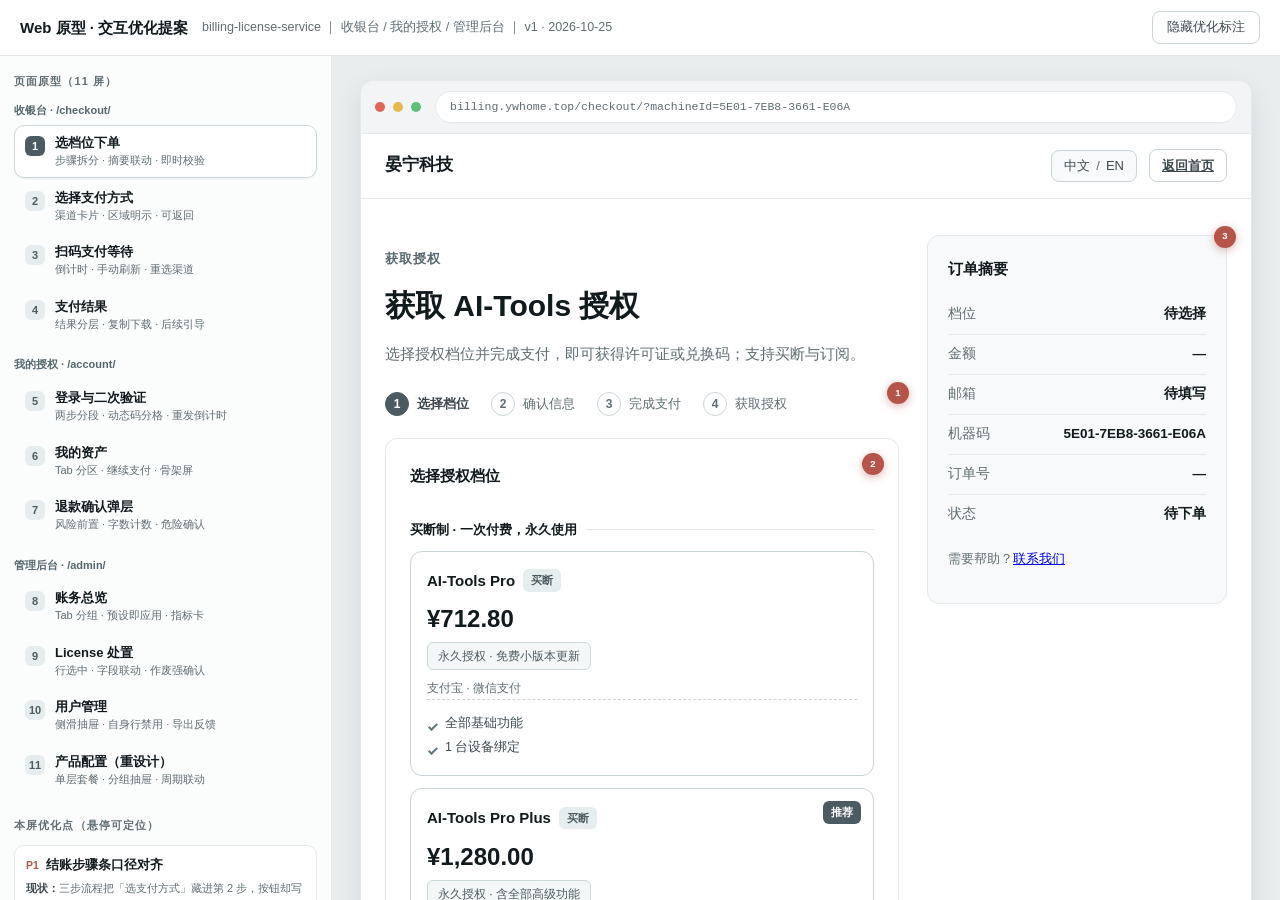
<file: prototype/index.html>
<!DOCTYPE html>
<html lang="zh-CN">
<head>
<meta charset="UTF-8">
<meta name="viewport" content="width=device-width, initial-scale=1">
<meta name="color-scheme" content="light">
<title>Web 原型 · 交互优化提案 — billing-license-service</title>
<style>
/* ==========================================================================
   原型壳 + 站点设计令牌（与 static/checkout/checkout.css 同源）
   ========================================================================== */
:root {
  --brand-50:#F4F7F8; --brand-100:#E6EDEF; --brand-200:#CBD8DC; --brand-300:#A9BDC3;
  --brand-400:#84979E; --brand-500:#647880; --brand-600:#55676E; --brand-700:#4C5B61;
  --brand-800:#3A474D; --brand-900:#263134;
  --ink-1:#111A1D; --ink-2:#3D4A4F; --ink-3:#5F6D72;
  --line:#E4E9EB; --line-strong:#CBD5D9; --bg:#FFFFFF; --bg-soft:#F7F9FA;
  --success:#3E9C7A; --warning:#C9943A; --danger:#B4544A; --danger-bg:#FBEFEE;
  --font-sans:-apple-system,BlinkMacSystemFont,"Segoe UI","PingFang SC","Hiragino Sans GB","Microsoft YaHei",sans-serif;
  --font-mono:ui-monospace,SFMono-Regular,Menlo,Consolas,"Liberation Mono",monospace;
  --radius-sm:6px; --radius:8px; --radius-lg:12px; --radius-xl:16px;
  --shadow-sm:0 1px 2px rgba(17,26,29,.06); --shadow:0 4px 12px rgba(17,26,29,.06);
  --shadow-md:0 10px 28px rgba(17,26,29,.09); --shadow-lg:0 24px 60px rgba(17,26,29,.12);
  --ease:cubic-bezier(.22,.61,.36,1);
}
*,*::before,*::after{box-sizing:border-box}
body{margin:0;background:#E9EDEE;color:var(--ink-2);font-family:var(--font-sans);font-size:15px;line-height:1.7}
button{font-family:inherit}
[hidden]{display:none!important}
.mono{font-family:var(--font-mono);font-size:12px}
.linklike{border:0;background:none;padding:0;color:var(--brand-700);font-size:13px;cursor:pointer;text-decoration:underline;text-underline-offset:3px}
.linklike:hover{color:var(--brand-900)}

/* ------------------------------- 原型壳 ------------------------------- */
.proto{min-height:100vh;display:flex;flex-direction:column}
.proto__bar{position:sticky;top:0;z-index:60;display:flex;align-items:center;gap:14px;height:56px;padding:0 20px;background:#fff;border-bottom:1px solid var(--line)}
.proto__brand{font-weight:700;color:var(--ink-1);font-size:15px;white-space:nowrap}
.proto__meta{color:var(--ink-3);font-size:12.5px;white-space:nowrap;overflow:hidden;text-overflow:ellipsis}
.proto__actions{margin-left:auto;display:flex;gap:8px}
.proto__btn{padding:7px 14px;border:1px solid var(--line-strong);background:#fff;border-radius:var(--radius);font-size:12.5px;color:var(--ink-2);cursor:pointer;transition:border-color .16s var(--ease)}
.proto__btn:hover{border-color:var(--brand-400);color:var(--ink-1)}
.proto__body{flex:1;display:grid;grid-template-columns:332px minmax(0,1fr)}
.proto__side{background:#FBFCFC;border-right:1px solid var(--line);padding:16px 14px 48px;position:sticky;top:56px;height:calc(100vh - 56px);overflow-y:auto}
.side-block{margin-bottom:20px}
.side-title{font-size:11px;letter-spacing:.1em;color:var(--ink-3);margin:0 0 10px;font-weight:700}
.nav-group{margin-bottom:14px}
.nav-group__title{font-size:11px;color:var(--brand-600);font-weight:700;margin:0 0 6px}
.nav-item{display:flex;gap:10px;width:100%;text-align:left;padding:8px 10px;border:1px solid transparent;border-radius:10px;background:transparent;cursor:pointer;margin-bottom:2px}
.nav-item:hover{background:var(--brand-50)}
.nav-item.is-active{background:#fff;border-color:var(--brand-200);box-shadow:var(--shadow-sm)}
.nav-item__num{flex:none;width:20px;height:20px;border-radius:6px;background:var(--brand-100);color:var(--brand-700);font-size:11px;font-weight:700;display:grid;place-items:center;margin-top:2px}
.nav-item.is-active .nav-item__num{background:var(--brand-700);color:#fff}
.nav-item__name{display:block;font-size:13px;font-weight:600;color:var(--ink-1)}
.nav-item__desc{display:block;font-size:11px;color:var(--ink-3);line-height:1.5}
.opt{background:#fff;border:1px solid var(--line);border-radius:10px;padding:9px 11px;margin-bottom:8px}
.opt:hover{border-color:var(--brand-300)}
.opt__head{display:flex;align-items:baseline;gap:7px}
.opt__id{font-size:10.5px;font-weight:800;color:var(--danger)}
.opt__title{font-size:12.5px;font-weight:700;color:var(--ink-1)}
.opt__row{margin-top:3px;font-size:11px;line-height:1.65;color:var(--ink-3)}
.opt__row b{color:var(--ink-2);font-weight:700}
.side-note{font-size:11px;color:var(--ink-3);line-height:1.7;background:var(--bg-soft);border:1px dashed var(--line-strong);border-radius:10px;padding:10px 12px}
.proto__stage{padding:24px 28px 60px;overflow-y:auto;max-height:calc(100vh - 56px)}
.browser{max-width:1160px;margin:0 auto;background:#fff;border-radius:14px;box-shadow:var(--shadow-md);overflow:hidden;border:1px solid var(--line)}
.browser__chrome{display:flex;align-items:center;gap:8px;padding:10px 14px;background:#F2F4F5;border-bottom:1px solid var(--line)}
.bdot{width:10px;height:10px;border-radius:50%}
.bdot--r{background:#E0655B}.bdot--y{background:#E5B94E}.bdot--g{background:#5FBF7A}
.browser__url{flex:1;margin-left:6px;background:#fff;border:1px solid var(--line);border-radius:999px;padding:5px 14px;font-size:11.5px;color:var(--ink-3);font-family:var(--font-mono);white-space:nowrap;overflow:hidden;text-overflow:ellipsis}
.browser__view{position:relative;min-height:680px;background:var(--bg)}
.stage-legend{max-width:1160px;margin:14px auto 0;font-size:11.5px;color:var(--ink-3);line-height:1.7}

/* ------------------------------- 站点通用 ------------------------------- */
.screen{display:none}
.screen.is-active{display:block}
.container{width:100%;max-width:1080px;margin-inline:auto;padding-inline:24px}
.site-header{border-bottom:1px solid var(--line);background:var(--bg)}
.site-header__inner{display:flex;align-items:center;justify-content:space-between;gap:16px;height:64px}
.brand{display:flex;align-items:center;gap:10px;color:var(--ink-1);font-weight:600;font-size:17px;text-decoration:none}
.site-header__actions{display:flex;align-items:center;gap:12px}
.lang-switch{display:inline-flex;align-items:center;gap:6px;padding:6px 12px;background:var(--bg-soft);border:1px solid var(--line-strong);border-radius:var(--radius);color:var(--ink-2);font-size:13px;cursor:pointer}
.lang-switch__sep{color:var(--ink-3)}
.btn{display:inline-flex;align-items:center;justify-content:center;gap:8px;padding:11px 18px;border:1px solid transparent;border-radius:var(--radius);font-size:15px;font-weight:600;line-height:1.2;cursor:pointer;transition:background-color .16s var(--ease),border-color .16s var(--ease),color .16s var(--ease)}
.btn--primary{background:var(--brand-700);color:#fff}
.btn--primary:hover{background:var(--brand-800);color:#fff}
.btn--danger{background:var(--danger);color:#fff}
.btn--danger:hover{background:#9C453C;color:#fff}
.btn--ghost{background:var(--bg);color:var(--ink-2);border-color:var(--line-strong)}
.btn--ghost:hover{border-color:var(--brand-400);color:var(--ink-1)}
.btn--sm{padding:8px 12px;font-size:13px}
.btn:disabled{opacity:.65;cursor:progress}
.site-footer{margin-top:40px;padding:24px 0;border-top:1px solid var(--line);background:var(--bg-soft)}
.site-footer__bottom{display:flex;flex-wrap:wrap;align-items:center;justify-content:space-between;gap:10px;color:var(--ink-3);font-size:13px}
.panel{padding:24px;background:var(--bg);border:1px solid var(--line);border-radius:var(--radius-lg);box-shadow:var(--shadow-sm)}
.panel+.panel{margin-top:16px}
.panel__title{font-size:18px;color:var(--ink-1);margin:0}
.panel__desc{margin-top:8px;color:var(--ink-3);font-size:14px}
.panel__actions{margin-top:24px;display:flex;gap:10px;flex-wrap:wrap}
.field{margin-top:20px}
.field__label{display:block;margin-bottom:6px;color:var(--ink-1);font-size:14px;font-weight:600}
.field__input{width:100%;padding:11px 14px;background:var(--bg);border:1px solid var(--line-strong);border-radius:var(--radius);color:var(--ink-1);font-family:inherit;font-size:15px;line-height:1.5;transition:border-color .16s var(--ease),box-shadow .16s var(--ease)}
.field__input::placeholder{color:var(--brand-300)}
.field__input:hover{border-color:var(--brand-400)}
.field__input:focus-visible{outline:none;border-color:var(--brand-700);box-shadow:0 0 0 3px var(--brand-100)}
.field__input[aria-invalid="true"]{border-color:var(--danger)}
.field__hint{margin-top:6px;color:var(--ink-3);font-size:13px}
.field__error{margin-top:6px;color:var(--danger);font-size:13px}
.form-note{margin-top:18px;color:var(--ink-3);font-size:13px}
.form-error{margin-top:10px;color:var(--danger);font-size:13px}
.form-actions{display:flex;gap:8px;margin-top:18px;flex-wrap:wrap}
.field--check{margin-top:12px}
.check-label{display:flex;align-items:center;gap:8px;font-size:13px;color:var(--ink-2);cursor:pointer}
.spinner{width:14px;height:14px;border:2px solid var(--brand-200);border-top-color:var(--brand-700);border-radius:50%;animation:ck-spin .8s linear infinite;display:inline-block}
@keyframes ck-spin{to{transform:rotate(360deg)}}

/* 步骤条 */
.steps{display:flex;flex-wrap:wrap;gap:10px 22px;margin:26px 0 22px;padding:0;list-style:none}
.steps__item{display:flex;align-items:center;gap:8px;color:var(--ink-3);font-size:13px}
.steps__num{display:grid;place-items:center;width:24px;height:24px;border:1px solid var(--line-strong);border-radius:50%;background:var(--bg);color:var(--ink-3);font-size:12px;font-weight:600}
.steps__item.is-active{color:var(--brand-800);font-weight:600}
.steps__item.is-active .steps__num{background:var(--brand-700);border-color:var(--brand-700);color:#fff}
.steps__item.is-done{color:var(--success)}
.steps__item.is-done .steps__num{background:var(--success);border-color:var(--success);color:#fff}

/* 收银台 */
.checkout{padding-block:36px 80px}
.checkout__inner{display:grid;grid-template-columns:minmax(0,1fr) 300px;gap:28px;align-items:start}
.checkout__eyebrow{margin-bottom:10px;color:var(--brand-600);font-size:13px;font-weight:600;letter-spacing:.08em}
.checkout__title{font-size:30px;color:var(--ink-1);margin:0}
.checkout__sub{margin-top:10px;max-width:60ch;color:var(--ink-3);font-size:15px}
.plan-field{margin:0;padding:0;border:0}
.plan-legend{padding:0;margin:0 0 12px;color:var(--ink-1);font-size:15px;font-weight:600}
.plan-group-title{margin:18px 0 10px;font-size:13px;font-weight:700;color:var(--ink-1);display:flex;align-items:center;gap:10px}
.plan-group-title::after{content:"";flex:1;height:1px;background:var(--line)}
.plan-list{display:grid;grid-template-columns:repeat(auto-fit,minmax(228px,1fr));gap:12px;margin:0;padding:0;list-style:none}
.plan-field__note{margin-top:12px;color:var(--ink-3);font-size:13px}
.plan-card{position:relative;display:block;height:100%;padding:16px;background:var(--bg);border:1px solid var(--line-strong);border-radius:var(--radius-lg);cursor:pointer;transition:border-color .16s var(--ease),background-color .16s var(--ease),box-shadow .16s var(--ease)}
.plan-card:hover{border-color:var(--brand-400);box-shadow:var(--shadow)}
.plan-card__input{position:absolute;width:1px;height:1px;margin:0;opacity:0}
.plan-card__input:focus-visible + .plan-card__body{outline:2px solid var(--brand-700);outline-offset:4px;border-radius:var(--radius)}
.plan-card.is-selected{background:var(--brand-50);border-color:var(--brand-700);box-shadow:inset 0 0 0 1px var(--brand-700)}
.plan-card__body{display:flex;flex-direction:column;height:100%}
.plan-card__head{display:flex;align-items:center;gap:8px}
.plan-card__name{color:var(--ink-1);font-size:15px;font-weight:600}
.plan-card__tier{padding:2px 8px;background:var(--brand-100);border-radius:var(--radius-sm);color:var(--brand-700);font-size:11px;font-weight:600}
.plan-card__badge{position:absolute;top:12px;right:12px;display:inline-block;padding:2px 8px;background:var(--brand-700);border-radius:var(--radius-sm);color:#fff;font-size:11px;font-weight:600}
.plan-card__amount{display:block;margin-top:12px;color:var(--ink-1);font-size:24px;font-weight:600;line-height:1.2}
.plan-card__unit{display:inline-block;align-self:flex-start;margin-top:8px;padding:3px 10px;background:var(--brand-50);border:1px solid var(--brand-200);border-radius:var(--radius-sm);color:var(--brand-700);font-size:12px}
.plan-card__providers{display:block;margin-top:8px;color:var(--ink-3);font-size:12px}
.plan-card.is-unavailable{opacity:.55;cursor:not-allowed}
.plan-card.is-unavailable .plan-card__providers{color:var(--ink-2);font-weight:600}
.plan-card__benefits{display:block;margin-top:auto;padding-top:12px;border-top:1px dashed var(--line-strong)}
.plan-card__benefit{display:block;position:relative;padding-left:18px;color:var(--ink-2);font-size:12.5px;line-height:1.9}
.plan-card__benefit::before{content:"";position:absolute;left:2px;top:11px;width:5px;height:9px;border-right:2px solid var(--brand-500);border-bottom:2px solid var(--brand-500);transform:rotate(45deg) translateY(-2px)}
.machine-box{margin-top:20px;padding:14px 16px;background:var(--bg-soft);border:1px solid var(--line);border-radius:var(--radius)}
.machine-box__top{display:flex;align-items:flex-start;justify-content:space-between;gap:12px}
.machine-box__label{color:var(--ink-3);font-size:12px}
.machine-box__value{margin-top:2px;color:var(--ink-1);font-family:var(--font-mono);font-size:13px;word-break:break-all}
.machine-box__hint{margin-top:8px;color:var(--ink-3);font-size:12.5px}
.summary{padding:20px;background:var(--bg-soft);border:1px solid var(--line);border-radius:var(--radius-lg)}
.summary__title{font-size:15px;color:var(--ink-1);margin:0}
.summary__list{margin:14px 0 0}
.summary__row{display:flex;justify-content:space-between;gap:12px;padding:8px 0;border-top:1px solid var(--line);font-size:13.5px}
.summary__row:first-child{border-top:0}
.summary__row dt{color:var(--ink-3);white-space:nowrap}
.summary__row dd{margin:0;color:var(--ink-1);font-weight:600;text-align:right;word-break:break-all}
.summary__foot{margin-top:14px;color:var(--ink-3);font-size:13px}

/* 支付方式 / 扫码 / 结果 */
.region-row{display:flex;align-items:center;gap:12px;flex-wrap:wrap;margin-bottom:14px}
.region-chip{display:inline-flex;align-items:center;gap:8px;padding:6px 12px;border-radius:999px;background:var(--brand-50);border:1px solid var(--brand-200);color:var(--brand-700);font-size:12px;font-weight:600}
.region-row__note{font-size:12.5px;color:var(--ink-3);margin:0}
.provider-list{display:grid;gap:10px}
.provider-card{display:flex;align-items:center;gap:14px;width:100%;padding:14px 16px;border:1px solid var(--line-strong);border-radius:var(--radius-lg);background:#fff;cursor:pointer;text-align:left;transition:border-color .16s var(--ease),box-shadow .16s var(--ease)}
.provider-card:hover{border-color:var(--brand-500);box-shadow:var(--shadow)}
.provider-card__icon{flex:none;width:40px;height:40px;border-radius:10px;display:grid;place-items:center;font-size:16px;font-weight:700;color:#fff}
.provider-card__name{font-size:15px;font-weight:700;color:var(--ink-1);display:block}
.provider-card__note{font-size:12px;color:var(--ink-3);display:block;margin-top:2px}
.provider-card__amount{margin-left:auto;text-align:right;display:flex;align-items:center;gap:12px}
.provider-card__price{font-size:16px;font-weight:700;color:var(--ink-1)}
.provider-card__arrow{color:var(--brand-500);font-size:18px}
.recap{margin-top:16px;padding:14px 16px;border:1px dashed var(--line-strong);border-radius:var(--radius-lg);background:var(--bg-soft);font-size:13px}
.recap__row{display:flex;justify-content:space-between;gap:12px;padding:5px 0}
.recap__row span{color:var(--ink-3)}
.recap__row b{color:var(--ink-1);text-align:right}
.cd-row{display:flex;align-items:center;gap:12px;margin:4px 0 16px}
.cd-row__label{font-size:13px;color:var(--ink-3);white-space:nowrap}
.cd-text{font-family:var(--font-mono);font-size:14px;font-weight:700;color:var(--ink-1)}
.cd-bar{flex:1;height:6px;border-radius:999px;background:var(--brand-100);overflow:hidden}
.cd-bar__fill{height:100%;width:100%;background:var(--brand-700);border-radius:999px;transition:width 1s linear}
.qr-box{display:flex;flex-wrap:wrap;gap:20px;align-items:flex-start}
.qr-box__canvas{width:176px;height:176px;padding:8px;background:#fff;border:1px solid var(--line-strong);border-radius:var(--radius)}
.qr-box__canvas svg{width:100%;height:100%;display:block}
.qr-box__aside{flex:1 1 240px;min-width:0}
.qr-actions{display:flex;flex-wrap:wrap;gap:8px;margin-top:12px}
.notice{margin-top:14px;padding:12px 14px;border:1px solid var(--line-strong);border-radius:var(--radius);background:var(--bg-soft);color:var(--ink-2);font-size:13.5px}
.notice--busy{display:flex;align-items:center;gap:10px}
.notice--warn{border-color:#E7D2A8;background:#FDF7EC;color:#6F5518}
.result__title{display:flex;align-items:center;gap:10px;font-size:19px;color:var(--ink-1);margin:0}
.result__badge{display:inline-grid;place-items:center;width:26px;height:26px;background:var(--success);border-radius:50%;color:#fff;font-size:14px;font-weight:700}
.result__desc{margin-top:10px;color:var(--ink-3);font-size:14px}
.result__steps{margin:12px 0 0;padding-left:20px;list-style:decimal;color:var(--ink-2);font-size:14px}
.result__steps li{line-height:1.9}
.result__next{margin-top:14px;font-size:14px;font-weight:600;color:var(--ink-1)}
.code-block{margin-top:14px;padding:14px 16px;background:var(--bg-soft);border:1px solid var(--line);border-radius:var(--radius)}
.code-block code{display:block;color:var(--ink-1);font-family:var(--font-mono);font-size:14px;word-break:break-all}

/* 账号页 */
.account{padding-block:32px 72px}
.account__eyebrow{margin-bottom:10px;color:var(--brand-600);font-size:13px;font-weight:600;letter-spacing:.08em}
.account__title{font-size:28px;color:var(--ink-1);margin:0}
.account__sub{margin-top:10px;color:var(--ink-3);font-size:15px}
.auth-panel{margin-top:20px}
.auth-step{padding:18px 0;border-top:1px solid var(--line)}
.auth-step:first-child{padding-top:0;border-top:0}
.auth-step__tag{font-size:12px;font-weight:700;color:var(--brand-700);letter-spacing:.05em;margin:0 0 12px}
.auth-step--mfa{margin-top:14px;padding:16px;background:var(--brand-50);border:1px solid var(--brand-200);border-radius:var(--radius-lg)}
.otp{display:flex;gap:8px;margin:10px 0 14px}
.otp__inp{width:44px;height:50px;text-align:center;font-size:20px;font-weight:700;border:1px solid var(--line-strong);border-radius:10px;color:var(--ink-1);background:#fff}
.otp__inp:focus{outline:none;border-color:var(--brand-700);box-shadow:0 0 0 3px var(--brand-100)}
.code-row{display:flex;gap:8px;align-items:center;flex-wrap:wrap}
.userbar{display:flex;justify-content:space-between;align-items:center;gap:12px;padding:10px 14px;background:var(--bg-soft);border:1px solid var(--line);border-radius:10px;margin-top:18px;font-size:13px;flex-wrap:wrap}
.seg{display:inline-flex;gap:4px;padding:4px;background:var(--bg-soft);border:1px solid var(--line);border-radius:12px;margin-top:18px;flex-wrap:wrap}
.seg__item{border:0;background:transparent;padding:8px 14px;border-radius:9px;font-size:13px;color:var(--ink-2);cursor:pointer;display:inline-flex;gap:7px;align-items:center}
.seg__item:hover{background:#fff;color:var(--ink-1)}
.seg__item.is-active{background:#fff;color:var(--ink-1);font-weight:600;box-shadow:var(--shadow-sm)}
.seg__count{font-size:11px;background:var(--brand-100);color:var(--brand-700);border-radius:999px;padding:1px 7px;font-weight:700}
.asset-panel{margin-top:16px}
.panel__head{display:flex;align-items:flex-start;justify-content:space-between;gap:12px;flex-wrap:wrap}
.table-wrap{margin-top:14px;border:1px solid var(--line);border-radius:var(--radius-lg);overflow:auto}
table.data-table,table.asset-table{width:100%;border-collapse:collapse;font-size:13px}
table.data-table th,table.asset-table th{text-align:left;padding:10px 14px;background:var(--bg-soft);color:var(--ink-3);font-size:12px;font-weight:600;border-bottom:1px solid var(--line);white-space:nowrap}
table.data-table td,table.asset-table td{padding:11px 14px;border-bottom:1px solid var(--line);color:var(--ink-2);vertical-align:middle}
table.data-table tr:last-child td,table.asset-table tr:last-child td{border-bottom:0}
table.data-table tbody tr:hover,table.asset-table tbody tr:hover{background:var(--brand-50)}
.key-cell{display:inline-flex;align-items:center;gap:8px;flex-wrap:wrap}
.copy-btn{border:1px solid var(--line-strong);background:#fff;border-radius:6px;padding:2px 8px;font-size:11.5px;color:var(--ink-2);cursor:pointer}
.copy-btn:hover{border-color:var(--brand-400);color:var(--ink-1)}
.unbind-btn{border:1px solid #E7C0BC;background:#fff;border-radius:6px;padding:2px 8px;font-size:11.5px;color:var(--danger);cursor:pointer;margin-left:8px}
.refund-btn{border:1px solid #E7C0BC;background:#fff;border-radius:6px;padding:3px 10px;font-size:12px;color:var(--danger);cursor:pointer}
.refund-hint{display:block;margin-top:4px;font-size:11.5px;color:var(--ink-3)}
.pay-btn{border:1px solid var(--brand-300);background:var(--brand-50);border-radius:6px;padding:3px 10px;font-size:12px;color:var(--brand-800);cursor:pointer;font-weight:600}
.empty-note{color:var(--ink-3);font-size:13px;padding:20px 0;text-align:center}
.badge{display:inline-flex;align-items:center;padding:2px 9px;border-radius:999px;font-size:11.5px;font-weight:600;line-height:1.6;white-space:nowrap}
.badge--success{background:#E4F3EC;color:#256B51}
.badge--warn{background:#FBF3E2;color:#8A6216}
.badge--danger{background:#F9E9E7;color:#8E3A31}
.badge--info{background:#E8EEF0;color:#43555C}
.badge--neutral{background:#EEF1F2;color:#5F6D72}
/* 骨架屏 */
.sk-wrap{display:none}
.is-loading .sk-wrap{display:block}
.is-loading .asset-table,.is-loading .empty-note{display:none}
.sk-row{display:flex;gap:12px;padding:12px 14px;border-bottom:1px solid var(--line);align-items:center}
.sk-row:last-child{border-bottom:0}
.sk{border-radius:6px;background:linear-gradient(90deg,#EDF1F2 25%,#F7F9FA 50%,#EDF1F2 75%);background-size:200% 100%;animation:skMove 1.2s linear infinite;height:13px;flex:1}
@keyframes skMove{to{background-position:-200% 0}}

/* 管理后台 */
.admin{padding-block:30px 72px}
.admin__eyebrow{margin-bottom:10px;color:var(--brand-600);font-size:13px;font-weight:600;letter-spacing:.08em}
.admin__title{font-size:28px;color:var(--ink-1);margin:0}
.admin__sub{margin-top:10px;color:var(--ink-3);font-size:15px;max-width:70ch}
.mfa-banner{display:flex;gap:12px;align-items:center;justify-content:space-between;margin-top:16px;padding:12px 14px;border:1px solid #E7D2A8;background:#FDF7EC;border-radius:10px;font-size:12.5px;color:#6F5518;flex-wrap:wrap}
.toolbar{display:flex;flex-wrap:wrap;gap:12px;align-items:flex-end;margin-top:14px}
.toolbar__range{display:flex;gap:10px;align-items:flex-end;flex-wrap:wrap}
.toolbar__range .field{margin-top:0}
.toolbar__presets{display:flex;gap:6px;flex-wrap:wrap}
.chip{padding:6px 12px;border-radius:999px;border:1px solid var(--line-strong);background:#fff;font-size:12.5px;color:var(--ink-2);cursor:pointer}
.chip:hover{border-color:var(--brand-400)}
.chip.is-active{background:var(--brand-700);border-color:var(--brand-700);color:#fff;font-weight:600}
.tabs{display:flex;flex-wrap:wrap;gap:6px 18px;padding:10px 12px;border:1px solid var(--line);border-radius:12px;background:var(--bg-soft);margin-top:16px}
.tabs__group{display:flex;align-items:center;gap:8px;flex-wrap:wrap}
.tabs__group-label{font-size:11px;color:var(--ink-3);font-weight:700}
.tabs__item{border:0;background:transparent;padding:7px 12px;border-radius:8px;font-size:13px;color:var(--ink-2);cursor:pointer}
.tabs__item:hover{background:#fff;color:var(--ink-1)}
.tabs__item.is-active{background:var(--brand-700);color:#fff;font-weight:600}
.kpi-grid{display:grid;grid-template-columns:repeat(4,1fr);gap:12px;margin-top:14px}
.kpi{border:1px solid var(--line);border-radius:12px;padding:14px 16px;background:#fff}
.kpi__label{font-size:12px;color:var(--ink-3)}
.kpi__value{margin-top:6px;font-size:22px;font-weight:700;color:var(--ink-1)}
.kpi__sub{margin-top:4px;font-size:11.5px;color:var(--ink-3)}
.pager{display:flex;gap:10px;align-items:center;margin-top:12px;font-size:12.5px;color:var(--ink-3)}
.lic-action{margin-top:16px;padding:16px;border:1px solid var(--brand-200);background:var(--brand-50);border-radius:12px}
.lic-action__title{font-size:15px;color:var(--ink-1);margin:0 0 4px}
.lic-action__title code{font-family:var(--font-mono);font-size:13px;color:var(--brand-800)}
.lic-row.is-selected{background:var(--brand-50)}
.lic-row.is-selected td:first-child{box-shadow:inset 3px 0 0 var(--brand-700)}
.is-self td{color:var(--ink-3)}
.self-note{display:block;font-size:11px;color:var(--ink-3);margin-top:2px}
.danger-box{margin-top:12px;padding:12px 14px;border:1px solid #E7C0BC;background:var(--danger-bg);border-radius:10px;color:#7B2F26;font-size:13px;line-height:1.7}
.jump-note{display:flex;align-items:center;gap:14px;flex-wrap:wrap}
/* 产品配置（重设计）：分组列表 + 抽屉表单 */
.group-row td{background:var(--brand-50);border-top:1px solid var(--line);padding:9px 14px;color:var(--brand-800);font-size:12.5px;font-weight:700}
.group-row:first-child td{border-top:0}
.group-row__sub{margin-left:10px;font-weight:500;color:var(--ink-3);font-size:11.5px}
.group-row__add{margin-left:auto;border:1px solid var(--brand-300);background:#fff;border-radius:6px;padding:2px 9px;font-size:11.5px;color:var(--brand-800);cursor:pointer}
.group-row__add:hover{border-color:var(--brand-600)}
.row--warn td:first-child{box-shadow:inset 3px 0 0 var(--warning)}
.kpi--warn{border-color:#E7D2A8;background:#FDF7EC}
.kpi--warn .kpi__value{color:#8A6216}
.drawer--wide{width:min(600px,100%)}
.form-section{margin-top:20px;padding-top:18px;border-top:1px solid var(--line)}
.form-section:first-of-type{margin-top:10px;padding-top:0;border-top:0}
.form-section__title{margin:0;font-size:12px;font-weight:800;letter-spacing:.06em;color:var(--brand-700)}
.form-section__desc{margin:4px 0 0;font-size:12px;line-height:1.6;color:var(--ink-3)}
.form-grid{display:grid;grid-template-columns:1fr 1fr;gap:0 14px}
.form-grid .field{margin-top:14px}
.field--full{grid-column:1/-1}
.must{color:var(--danger);font-weight:700}
.channel-hint{margin-top:12px;padding:10px 12px;border:1px solid var(--brand-200);background:var(--brand-50);border-radius:10px;font-size:12.5px;line-height:1.7;color:var(--brand-800)}
.channel-hint--warn{border-color:#E7D2A8;background:#FDF7EC;color:#6F5518}
.drawer__foot{position:sticky;bottom:-22px;margin:22px -22px -22px;padding:14px 22px;background:#fff;border-top:1px solid var(--line);display:flex;gap:10px;align-items:center;flex-wrap:wrap}
.drawer__foot .foot-note{margin-right:auto;font-size:12px;color:var(--ink-3)}
.row-actions{display:flex;gap:6px;flex-wrap:wrap}
.data-table td.num{white-space:nowrap;font-variant-numeric:tabular-nums}
@media (max-width:720px){.form-grid{grid-template-columns:1fr}}

/* 弹层 / 抽屉（限定在浏览器框内） */
.modal{position:absolute;inset:0;z-index:40;display:flex;align-items:center;justify-content:center;padding:24px}
.modal__backdrop{position:absolute;inset:0;background:rgba(17,26,29,.45)}
.modal__panel{position:relative;width:min(440px,100%);background:#fff;border-radius:14px;box-shadow:var(--shadow-lg);padding:22px;max-height:calc(100% - 48px);overflow-y:auto}
.modal__title{font-size:17px;color:var(--ink-1);margin:0}
.modal__desc{margin-top:8px;color:var(--ink-3);font-size:13.5px}
.modal__actions{display:flex;justify-content:flex-end;gap:8px;margin-top:18px}
.modal__textarea{width:100%;padding:11px 14px;border:1px solid var(--line-strong);border-radius:var(--radius);font-family:inherit;font-size:14px;resize:vertical}
.drawer-wrap{position:absolute;inset:0;z-index:40;display:flex;align-items:stretch;justify-content:flex-end}
.drawer__backdrop{position:absolute;inset:0;background:rgba(17,26,29,.35)}
.drawer{position:relative;width:min(430px,100%);background:#fff;height:100%;overflow-y:auto;padding:22px;box-shadow:var(--shadow-lg);animation:drawerIn .25s var(--ease)}
@keyframes drawerIn{from{transform:translateX(40px);opacity:.4}to{transform:none;opacity:1}}
.user-detail-table th{width:96px}

/* 优化标注 */
.annot{position:relative}
.pin{position:absolute;top:-10px;right:-10px;z-index:30;width:22px;height:22px;border-radius:50%;background:var(--danger);color:#fff;font-size:9.5px;font-weight:800;display:grid;place-items:center;box-shadow:0 2px 8px rgba(180,84,74,.45);cursor:default}
.pin--hl{animation:pinPulse 1s ease infinite;background:#8F3A32;transform:scale(1.18)}
@keyframes pinPulse{0%,100%{box-shadow:0 0 0 0 rgba(180,84,74,.5)}50%{box-shadow:0 0 0 7px rgba(180,84,74,0)}}
body.hide-pins .pin{display:none}
.drawer>.pin,.modal__panel>.pin{top:8px;right:8px}

/* toast */
.toast-wrap{position:fixed;left:50%;bottom:28px;transform:translateX(-50%);z-index:200;display:flex;flex-direction:column;gap:8px;align-items:center;pointer-events:none}
.toast{background:var(--ink-1);color:#fff;font-size:13px;padding:10px 18px;border-radius:10px;box-shadow:var(--shadow-lg);animation:toastIn .22s var(--ease);max-width:80vw}
.toast.is-out{opacity:0;transition:opacity .25s}
@keyframes toastIn{from{opacity:0;transform:translateY(8px)}to{opacity:1;transform:none}}

/* S7 背景压暗 */
.s7-dim{position:absolute;inset:0;background:rgba(17,26,29,.45);z-index:35}
.s7-tip{position:absolute;top:18px;left:50%;transform:translateX(-50%);z-index:36;background:#fff;border-radius:999px;padding:6px 16px;font-size:12px;color:var(--ink-2);box-shadow:var(--shadow)}

@media (max-width:1080px){.checkout__inner{grid-template-columns:1fr}.kpi-grid{grid-template-columns:repeat(2,1fr)}}
</style>
</head>
<body>
<div class="proto">
  <header class="proto__bar">
    <span class="proto__brand">Web 原型 · 交互优化提案</span>
    <span class="proto__meta">billing-license-service ｜ 收银台 / 我的授权 / 管理后台 ｜ v1 · 2026-10-25</span>
    <div class="proto__actions">
      <button class="proto__btn" id="pinToggle" type="button">隐藏优化标注</button>
    </div>
  </header>

  <div class="proto__body">
    <!-- ======================= 侧栏：屏幕导航 + 优化点 ======================= -->
    <aside class="proto__side">
      <div class="side-block">
        <h2 class="side-title">页面原型（11 屏）</h2>

        <div class="nav-group">
          <p class="nav-group__title">收银台 · /checkout/</p>
          <button class="nav-item is-active" type="button" data-screen="s1"><span class="nav-item__num">1</span><span><span class="nav-item__name">选档位下单</span><span class="nav-item__desc">步骤拆分 · 摘要联动 · 即时校验</span></span></button>
          <button class="nav-item" type="button" data-screen="s2"><span class="nav-item__num">2</span><span><span class="nav-item__name">选择支付方式</span><span class="nav-item__desc">渠道卡片 · 区域明示 · 可返回</span></span></button>
          <button class="nav-item" type="button" data-screen="s3"><span class="nav-item__num">3</span><span><span class="nav-item__name">扫码支付等待</span><span class="nav-item__desc">倒计时 · 手动刷新 · 重选渠道</span></span></button>
          <button class="nav-item" type="button" data-screen="s4"><span class="nav-item__num">4</span><span><span class="nav-item__name">支付结果</span><span class="nav-item__desc">结果分层 · 复制下载 · 后续引导</span></span></button>
        </div>

        <div class="nav-group">
          <p class="nav-group__title">我的授权 · /account/</p>
          <button class="nav-item" type="button" data-screen="s5"><span class="nav-item__num">5</span><span><span class="nav-item__name">登录与二次验证</span><span class="nav-item__desc">两步分段 · 动态码分格 · 重发倒计时</span></span></button>
          <button class="nav-item" type="button" data-screen="s6"><span class="nav-item__num">6</span><span><span class="nav-item__name">我的资产</span><span class="nav-item__desc">Tab 分区 · 继续支付 · 骨架屏</span></span></button>
          <button class="nav-item" type="button" data-screen="s7"><span class="nav-item__num">7</span><span><span class="nav-item__name">退款确认弹层</span><span class="nav-item__desc">风险前置 · 字数计数 · 危险确认</span></span></button>
        </div>

        <div class="nav-group">
          <p class="nav-group__title">管理后台 · /admin/</p>
          <button class="nav-item" type="button" data-screen="s8"><span class="nav-item__num">8</span><span><span class="nav-item__name">账务总览</span><span class="nav-item__desc">Tab 分组 · 预设即应用 · 指标卡</span></span></button>
          <button class="nav-item" type="button" data-screen="s9"><span class="nav-item__num">9</span><span><span class="nav-item__name">License 处置</span><span class="nav-item__desc">行选中 · 字段联动 · 作废强确认</span></span></button>
          <button class="nav-item" type="button" data-screen="s10"><span class="nav-item__num">10</span><span><span class="nav-item__name">用户管理</span><span class="nav-item__desc">侧滑抽屉 · 自身行禁用 · 导出反馈</span></span></button>
          <button class="nav-item" type="button" data-screen="s11"><span class="nav-item__num">11</span><span><span class="nav-item__name">产品配置（重设计）</span><span class="nav-item__desc">单层套餐 · 分组抽屉 · 周期联动</span></span></button>
        </div>
      </div>

      <div class="side-block">
        <h2 class="side-title">本屏优化点（悬停可定位）</h2>
        <div id="optList"></div>
      </div>

      <div class="side-block">
        <h2 class="side-title">跨屏通用优化</h2>
        <div class="opt" data-pin="G1">
          <div class="opt__head"><span class="opt__id">G1</span><span class="opt__title">统一 toast 反馈</span></div>
          <p class="opt__row"><b>现状：</b>复制、解绑、导出等结果靠页面文字区域变化，不醒目。</p>
          <p class="opt__row"><b>优化：</b>全部操作反馈统一走toast，2 秒自动消失，可堆积。</p>
        </div>
        <div class="opt" data-pin="G2">
          <div class="opt__head"><span class="opt__id">G2</span><span class="opt__title">危险操作统一规范</span></div>
          <p class="opt__row"><b>现状：</b>解绑 / 退款 / 作废 / 停用 / 重置密码的确认强度不一致。</p>
          <p class="opt__row"><b>优化：</b>红色主按钮 + 后果明示 + 二次确认三件套，缺一不上线。</p>
        </div>
        <div class="opt" data-pin="G3">
          <div class="opt__head"><span class="opt__id">G3</span><span class="opt__title">加载态规范</span></div>
          <p class="opt__row"><b>现状：</b>表格加载期间空白，只有按钮有 busy 态。</p>
          <p class="opt__row"><b>优化：</b>表格骨架屏 + 按钮 busy 禁用防重 + 分区错误条带重试。</p>
        </div>
        <div class="opt" data-pin="G4">
          <div class="opt__head"><span class="opt__id">G4</span><span class="opt__title">键盘与焦点管理</span></div>
          <p class="opt__row"><b>现状：</b>已有 skip-link 与 aria-live，模态无焦点圈定。</p>
          <p class="opt__row"><b>优化：</b>保留现有无障碍能力，补 OTP 分格、方向键选档位、模态焦点圈定与 Esc 关闭。</p>
        </div>
      </div>

      <div class="side-block">
        <div class="side-note">
          原型边界：本文件是交互提案，未连接后端、不含真实数据，图标与二维码均为示意。落地到生产静态页需走 plan 流程，并按上线准备工作逐页更新缓存版本号。
        </div>
      </div>
    </aside>

    <!-- ======================= 主区：浏览器框 + 屏幕 ======================= -->
    <main class="proto__stage">
      <div class="browser">
        <div class="browser__chrome">
          <span class="bdot bdot--r"></span><span class="bdot bdot--y"></span><span class="bdot bdot--g"></span>
          <span class="browser__url" id="urlBar">billing.ywhome.top/checkout/?machineId=5E01-7EB8-3661-E06A</span>
        </div>
        <div class="browser__view">

          <!-- ============================================================ -->
          <!-- S1 · 收银台：选档位下单                                        -->
          <!-- ============================================================ -->
          <section class="screen is-active" id="s1">
            <div class="site-header-mount"></div>
            <main class="checkout">
              <div class="container checkout__inner">
                <div class="checkout__main">
                  <p class="checkout__eyebrow">获取授权</p>
                  <h1 class="checkout__title">获取 AI-Tools 授权</h1>
                  <p class="checkout__sub">选择授权档位并完成支付，即可获得许可证或兑换码；支持买断与订阅。</p>

                  <ol class="steps annot" data-pin="P1" aria-label="结账流程">
                    <li class="steps__item is-active"><span class="steps__num">1</span><span class="steps__label">选择档位</span></li>
                    <li class="steps__item"><span class="steps__num">2</span><span class="steps__label">确认信息</span></li>
                    <li class="steps__item"><span class="steps__num">3</span><span class="steps__label">完成支付</span></li>
                    <li class="steps__item"><span class="steps__num">4</span><span class="steps__label">获取授权</span></li>
                  </ol>

                  <div class="panel">
                    <div class="annot" data-pin="P2">
                      <fieldset class="plan-field">
                        <legend class="plan-legend">选择授权档位</legend>
                        <p class="plan-group-title">买断制 · 一次付费，永久使用</p>
                        <ul class="plan-list">
                          <li>
                            <label class="plan-card">
                              <input type="radio" name="plan" class="plan-card__input" value="pro" data-name="AI-Tools Pro · 买断" data-price="¥712.80">
                              <span class="plan-card__body">
                                <span class="plan-card__head"><span class="plan-card__name">AI-Tools Pro</span><span class="plan-card__tier">买断</span></span>
                                <span class="plan-card__amount">¥712.80</span>
                                <span class="plan-card__unit">永久授权 · 免费小版本更新</span>
                                <span class="plan-card__providers">支付宝 · 微信支付</span>
                                <span class="plan-card__benefits"><span class="plan-card__benefit">全部基础功能</span><span class="plan-card__benefit">1 台设备绑定</span></span>
                              </span>
                            </label>
                          </li>
                          <li>
                            <label class="plan-card">
                              <input type="radio" name="plan" class="plan-card__input" value="proplus" data-name="AI-Tools Pro Plus · 买断" data-price="¥1,280.00">
                              <span class="plan-card__badge">推荐</span>
                              <span class="plan-card__body">
                                <span class="plan-card__head"><span class="plan-card__name">AI-Tools Pro Plus</span><span class="plan-card__tier">买断</span></span>
                                <span class="plan-card__amount">¥1,280.00</span>
                                <span class="plan-card__unit">永久授权 · 含全部高级功能</span>
                                <span class="plan-card__providers">支付宝 · 微信支付</span>
                                <span class="plan-card__benefits"><span class="plan-card__benefit">Pro 全部权益</span><span class="plan-card__benefit">优先支持</span></span>
                              </span>
                            </label>
                          </li>
                        </ul>
                        <p class="plan-group-title">订阅制 · 按期自动续费</p>
                        <ul class="plan-list">
                          <li>
                            <div class="plan-card is-unavailable">
                              <span class="plan-card__body">
                                <span class="plan-card__head"><span class="plan-card__name">AI-Tools Pro</span><span class="plan-card__tier">月付</span></span>
                                <span class="plan-card__amount">¥68.00<span style="font-size:13px;font-weight:600;color:var(--ink-3)">/月</span></span>
                                <span class="plan-card__unit">自动续费，可随时在渠道取消</span>
                                <span class="plan-card__providers">当前区域暂不可售</span>
                                <span class="plan-card__benefits"><span class="plan-card__benefit">订阅渠道暂不支持人民币区域结算</span><span class="plan-card__benefit">切换英文界面即可用美元购买</span></span>
                              </span>
                            </div>
                          </li>
                          <li>
                            <div class="plan-card is-unavailable">
                              <span class="plan-card__body">
                                <span class="plan-card__head"><span class="plan-card__name">AI-Tools Pro Plus</span><span class="plan-card__tier">月付</span></span>
                                <span class="plan-card__amount">¥128.00<span style="font-size:13px;font-weight:600;color:var(--ink-3)">/月</span></span>
                                <span class="plan-card__unit">自动续费，可随时在渠道取消</span>
                                <span class="plan-card__providers">当前区域暂不可售</span>
                                <span class="plan-card__benefits"><span class="plan-card__benefit">订阅渠道暂不支持人民币区域结算</span><span class="plan-card__benefit">切换英文界面即可用美元购买</span></span>
                              </span>
                            </div>
                          </li>
                        </ul>
                        <p class="plan-field__note">价格随界面语言切换：中文界面以人民币（CNY）结算，英文界面以美元（USD）结算。</p>
                      </fieldset>
                    </div>

                    <div class="annot" data-pin="P4">
                      <div class="field">
                        <label class="field__label" for="s1Email">电子邮箱</label>
                        <input class="field__input" id="s1Email" type="email" inputmode="email" autocomplete="email" placeholder="you@example.com" aria-describedby="s1EmailErr">
                        <p class="field__hint">授权凭证与订单通知将发送到此邮箱。</p>
                        <p class="field__error" id="s1EmailErr" role="alert" hidden>邮箱格式不正确，请检查后重试。</p>
                      </div>
                    </div>

                    <div class="machine-box annot" data-pin="P5">
                      <div class="machine-box__top">
                        <div>
                          <p class="machine-box__label">机器码</p>
                          <p class="machine-box__value">5E01-7EB8-3661-E06A</p>
                        </div>
                        <button class="btn btn--ghost btn--sm" type="button" data-act="copy">复制</button>
                      </div>
                      <p class="machine-box__hint">许可证将与这台设备绑定；换机激活前，请先在「我的授权」中解绑。</p>
                    </div>

                    <div class="panel__actions">
                      <button class="btn btn--primary" type="button" data-act="goto" data-value="s2">下一步：确认信息</button>
                    </div>
                  </div>
                </div>

                <aside class="summary annot" data-pin="P3" aria-label="订单摘要">
                  <h2 class="summary__title">订单摘要</h2>
                  <dl class="summary__list">
                    <div class="summary__row"><dt>档位</dt><dd id="sumPlan">待选择</dd></div>
                    <div class="summary__row"><dt>金额</dt><dd id="sumAmount">—</dd></div>
                    <div class="summary__row"><dt>邮箱</dt><dd id="sumEmail">待填写</dd></div>
                    <div class="summary__row"><dt>机器码</dt><dd>5E01-7EB8-3661-E06A</dd></div>
                    <div class="summary__row"><dt>订单号</dt><dd>—</dd></div>
                    <div class="summary__row"><dt>状态</dt><dd>待下单</dd></div>
                  </dl>
                  <p class="summary__foot">需要帮助？<a href="javascript:void(0)">联系我们</a></p>
                </aside>
              </div>
            </main>
            <div class="site-footer-mount"></div>
          </section>

          <!-- ============================================================ -->
          <!-- S2 · 收银台：选择支付方式                                      -->
          <!-- ============================================================ -->
          <section class="screen" id="s2">
            <div class="site-header-mount"></div>
            <main class="checkout">
              <div class="container checkout__inner">
                <div class="checkout__main">
                  <p class="checkout__eyebrow">获取授权</p>
                  <h1 class="checkout__title">选择支付方式</h1>

                  <ol class="steps" aria-label="结账流程">
                    <li class="steps__item is-done"><span class="steps__num">✓</span><span class="steps__label">选择档位</span></li>
                    <li class="steps__item is-done"><span class="steps__num">✓</span><span class="steps__label">确认信息</span></li>
                    <li class="steps__item is-active"><span class="steps__num">3</span><span class="steps__label">完成支付</span></li>
                    <li class="steps__item"><span class="steps__num">4</span><span class="steps__label">获取授权</span></li>
                  </ol>

                  <div class="panel">
                    <div class="region-row annot" data-pin="P7">
                      <span class="region-chip">当前区域：中国 · 人民币（CNY）结算</span>
                      <p class="region-row__note">切换到英文界面后，可用 Stripe / Paddle / PayPal 以美元（USD）结算。</p>
                    </div>

                    <div class="annot" data-pin="P6">
                      <p class="plan-legend">选择支付方式</p>
                      <div class="provider-list">
                        <button class="provider-card" type="button" data-act="provider" data-value="支付宝">
                          <span class="provider-card__icon" style="background:#1677FF">支</span>
                          <span><span class="provider-card__name">支付宝</span><span class="provider-card__note">扫码支付 · 人民币 CNY</span></span>
                          <span class="provider-card__amount">
                            <span class="badge badge--success">推荐</span>
                            <span class="provider-card__price">¥1,280.00</span>
                            <span class="provider-card__arrow">→</span>
                          </span>
                        </button>
                        <button class="provider-card" type="button" data-act="provider" data-value="微信支付">
                          <span class="provider-card__icon" style="background:#07C160">微</span>
                          <span><span class="provider-card__name">微信支付</span><span class="provider-card__note">扫码支付 · 人民币 CNY</span></span>
                          <span class="provider-card__amount">
                            <span class="provider-card__price">¥1,280.00</span>
                            <span class="provider-card__arrow">→</span>
                          </span>
                        </button>
                      </div>
                      <p class="form-note">点击渠道后生成付款码或跳转渠道页面；支付成功后自动回到本页展示结果。</p>
                    </div>

                    <div class="recap annot" data-pin="P8">
                      <div class="recap__row"><span>档位</span><b>AI-Tools Pro Plus · 买断</b></div>
                      <div class="recap__row"><span>金额</span><b>¥1,280.00</b></div>
                      <div class="recap__row"><span>邮箱</span><b>you@example.com</b></div>
                      <div class="recap__row"><span>机器码</span><b class="mono">5E01-7EB8-3661-E06A</b></div>
                      <button class="linklike" type="button" data-act="goto" data-value="s1">← 返回修改订单</button>
                    </div>
                  </div>
                </div>
                <aside class="summary" aria-label="订单摘要">
                  <h2 class="summary__title">订单摘要</h2>
                  <dl class="summary__list">
                    <div class="summary__row"><dt>档位</dt><dd>Pro Plus · 买断</dd></div>
                    <div class="summary__row"><dt>金额</dt><dd>¥1,280.00</dd></div>
                    <div class="summary__row"><dt>邮箱</dt><dd>you@example.com</dd></div>
                    <div class="summary__row"><dt>机器码</dt><dd>5E01-7EB8-3661-E06A</dd></div>
                    <div class="summary__row"><dt>订单号</dt><dd class="mono">ORD-1790691168309-616DF8FE</dd></div>
                    <div class="summary__row"><dt>状态</dt><dd><span class="badge badge--warn">待支付</span></dd></div>
                  </dl>
                  <p class="summary__foot">需要帮助？<a href="javascript:void(0)">联系我们</a></p>
                </aside>
              </div>
            </main>
            <div class="site-footer-mount"></div>
          </section>

          <!-- ============================================================ -->
          <!-- S3 · 收银台：扫码支付等待                                      -->
          <!-- ============================================================ -->
          <section class="screen" id="s3">
            <div class="site-header-mount"></div>
            <main class="checkout">
              <div class="container checkout__inner">
                <div class="checkout__main">
                  <p class="checkout__eyebrow">获取授权</p>
                  <h1 class="checkout__title">扫码支付</h1>

                  <ol class="steps" aria-label="结账流程">
                    <li class="steps__item is-done"><span class="steps__num">✓</span><span class="steps__label">选择档位</span></li>
                    <li class="steps__item is-done"><span class="steps__num">✓</span><span class="steps__label">确认信息</span></li>
                    <li class="steps__item is-active"><span class="steps__num">3</span><span class="steps__label">完成支付</span></li>
                    <li class="steps__item"><span class="steps__num">4</span><span class="steps__label">获取授权</span></li>
                  </ol>

                  <div class="panel">
                    <h2 class="panel__title">请使用支付宝扫码</h2>
                    <p class="panel__desc">二维码有效期以倒计时为准；支付完成后本页自动更新结果，请勿关闭页面。</p>

                    <div class="cd-row annot" data-pin="P9">
                      <span class="cd-row__label">会话有效期剩余</span>
                      <span class="cd-text" id="cdText">14:32</span>
                      <span class="cd-bar"><span class="cd-bar__fill" id="cdBar"></span></span>
                    </div>

                    <div class="qr-box">
                      <div class="qr-box__canvas" id="qrMock" aria-label="示意支付二维码"></div>
                      <div class="qr-box__aside">
                        <p class="notice notice--busy"><span class="spinner"></span>等待支付结果…已等待 <b class="mono" id="waitText">00:23</b>，系统每 3 秒自动查询一次。</p>
                        <div class="qr-actions annot" data-pin="P10">
                          <button class="btn btn--ghost btn--sm" type="button" data-act="busy" data-value="查询中…" data-value2="支付状态：待支付（原型数据）">刷新支付状态</button>
                          <button class="btn btn--ghost btn--sm" type="button" data-act="goto" data-value="s2">重新选择支付方式</button>
                          <button class="btn btn--ghost btn--sm" type="button" data-act="copy">复制支付链接</button>
                        </div>
                      </div>
                    </div>
                  </div>
                </div>
                <aside class="summary" aria-label="订单摘要">
                  <h2 class="summary__title">订单摘要</h2>
                  <dl class="summary__list">
                    <div class="summary__row"><dt>档位</dt><dd>Pro Plus · 买断</dd></div>
                    <div class="summary__row"><dt>金额</dt><dd>¥1,280.00</dd></div>
                    <div class="summary__row"><dt>渠道</dt><dd>支付宝</dd></div>
                    <div class="summary__row"><dt>订单号</dt><dd class="mono">ORD-1790691168309-616DF8FE</dd></div>
                    <div class="summary__row"><dt>状态</dt><dd><span class="badge badge--warn">待支付</span></dd></div>
                  </dl>
                  <p class="summary__foot">需要帮助？<a href="javascript:void(0)">联系我们</a></p>
                </aside>
              </div>
            </main>
            <div class="site-footer-mount"></div>
          </section>

          <!-- ============================================================ -->
          <!-- S4 · 收银台：支付结果                                          -->
          <!-- ============================================================ -->
          <section class="screen" id="s4">
            <div class="site-header-mount"></div>
            <main class="checkout">
              <div class="container checkout__inner">
                <div class="checkout__main">
                  <p class="checkout__eyebrow">获取授权</p>
                  <h1 class="checkout__title">支付完成</h1>

                  <ol class="steps" aria-label="结账流程">
                    <li class="steps__item is-done"><span class="steps__num">✓</span><span class="steps__label">选择档位</span></li>
                    <li class="steps__item is-done"><span class="steps__num">✓</span><span class="steps__label">确认信息</span></li>
                    <li class="steps__item is-done"><span class="steps__num">✓</span><span class="steps__label">完成支付</span></li>
                    <li class="steps__item is-done"><span class="steps__num">✓</span><span class="steps__label">获取授权</span></li>
                  </ol>

                  <div class="panel">
                    <h2 class="result__title"><span class="result__badge">✓</span>支付成功</h2>
                    <p class="result__desc">许可证已签发，并已发送至 you@example.com。请妥善保管以下密钥：</p>

                    <div class="annot" data-pin="P12">
                      <div class="code-block"><code>LIC-9T4K-2QXM-7F3D-8W1A</code></div>
                      <div class="qr-actions">
                        <button class="btn btn--primary btn--sm" type="button" data-act="copy">复制许可证</button>
                        <button class="btn btn--ghost btn--sm" type="button" data-act="copy">下载 .txt</button>
                      </div>
                    </div>

                    <div class="annot" data-pin="P11">
                      <p class="result__next">接下来：</p>
                      <ol class="result__steps">
                        <li>打开 AI-Tools 客户端，进入激活页面</li>
                        <li>粘贴许可证密钥，完成机器绑定</li>
                        <li>之后可在「我的授权」中随时查看、解绑</li>
                      </ol>
                      <p class="form-note">订阅订单的说明会单独成区：续费与取消在支付渠道后台管理，本页不代管。</p>
                    </div>

                    <div class="panel__actions">
                      <button class="btn btn--primary" type="button" data-act="goto" data-value="s6">前往「我的授权」</button>
                      <button class="btn btn--ghost" type="button" data-act="toast" data-value="原型：返回首页">返回首页</button>
                    </div>
                  </div>
                </div>
                <aside class="summary" aria-label="订单摘要">
                  <h2 class="summary__title">订单摘要</h2>
                  <dl class="summary__list">
                    <div class="summary__row"><dt>档位</dt><dd>Pro Plus · 买断</dd></div>
                    <div class="summary__row"><dt>金额</dt><dd>¥1,280.00</dd></div>
                    <div class="summary__row"><dt>渠道</dt><dd>支付宝</dd></div>
                    <div class="summary__row"><dt>订单号</dt><dd class="mono">ORD-1790691168309-616DF8FE</dd></div>
                    <div class="summary__row"><dt>状态</dt><dd><span class="badge badge--success">已支付</span></dd></div>
                  </dl>
                  <p class="summary__foot">需要帮助？<a href="javascript:void(0)">联系我们</a></p>
                </aside>
              </div>
            </main>
            <div class="site-footer-mount"></div>
          </section>

          <!-- ============================================================ -->
          <!-- S5 · 我的授权：登录与二次验证                                   -->
          <!-- ============================================================ -->
          <section class="screen" id="s5">
            <div class="site-header-mount"></div>
            <main class="account">
              <div class="container">
                <p class="account__eyebrow">我的授权</p>
                <h1 class="account__title">我的授权管理</h1>
                <p class="account__sub">查看购买 / 兑换时所用邮箱名下的许可证、订阅与订单。</p>

                <div class="panel auth-panel annot" data-pin="P13">
                  <div class="auth-step">
                    <p class="auth-step__tag">第 1 步 · 账号密码</p>
                    <div class="field">
                      <label class="field__label" for="s5Email">电子邮箱</label>
                      <input class="field__input" id="s5Email" type="email" placeholder="you@example.com" autocomplete="email">
                    </div>
                    <div class="field">
                      <label class="field__label" for="s5Pwd">密码</label>
                      <input class="field__input" id="s5Pwd" type="password" placeholder="登录密码" autocomplete="current-password">
                    </div>
                    <div class="panel__actions">
                      <button class="btn btn--primary" type="button" data-act="toast" data-value="原型：密码校验通过，进入第 2 步">登录</button>
                    </div>
                    <p class="form-note">忘记密码？<button class="linklike" type="button" data-act="toast" data-value="原型：切换到邮箱验证码找回">用邮箱验证码重新设置</button></p>
                  </div>

                  <div class="auth-step auth-step--mfa annot" data-pin="P14">
                    <p class="auth-step__tag">第 2 步 · 二次验证（该账号已开启 MFA）</p>
                    <p class="panel__desc">密码已通过。请输入认证器 App 显示的 6 位动态码，或改用邮箱验证码。</p>
                    <div class="otp" role="group" aria-label="6 位动态码">
                      <input class="otp__inp" type="text" inputmode="numeric" maxlength="1" aria-label="第 1 位">
                      <input class="otp__inp" type="text" inputmode="numeric" maxlength="1" aria-label="第 2 位">
                      <input class="otp__inp" type="text" inputmode="numeric" maxlength="1" aria-label="第 3 位">
                      <input class="otp__inp" type="text" inputmode="numeric" maxlength="1" aria-label="第 4 位">
                      <input class="otp__inp" type="text" inputmode="numeric" maxlength="1" aria-label="第 5 位">
                      <input class="otp__inp" type="text" inputmode="numeric" maxlength="1" aria-label="第 6 位">
                    </div>
                    <div class="code-row">
                      <button class="btn btn--ghost" type="button" id="mfaSendBtn">发送邮箱验证码</button>
                      <button class="btn btn--primary" type="button" data-act="goto" data-value="s6">验证并登录</button>
                    </div>
                    <p class="form-note"><button class="linklike" type="button" data-act="toast" data-value="原型：返回第 1 步">返回重新输入密码</button></p>
                  </div>
                </div>
              </div>
            </main>
            <div class="site-footer-mount"></div>
          </section>

          <!-- ============================================================ -->
          <!-- S6 · 我的授权：资产总览                                        -->
          <!-- ============================================================ -->
          <section class="screen" id="s6">
            <div class="site-header-mount"></div>
            <main class="account">
              <div class="container">
                <p class="account__eyebrow">我的授权</p>
                <h1 class="account__title">我的授权管理</h1>
                <p class="account__sub">查看购买 / 兑换时所用邮箱名下的许可证、订阅与订单。</p>

                <div class="userbar">
                  <p><b id="s6UserEmail">you@example.com</b></p>
                  <button class="btn btn--ghost btn--sm" type="button" data-act="toast" data-value="原型：已退出登录">退出登录</button>
                </div>

                <div class="annot" data-pin="P15">
                  <div class="seg" role="tablist" aria-label="资产分区">
                    <button class="seg__item tabs__item is-active" type="button" role="tab" data-tab="license" aria-selected="true">许可证 <span class="seg__count">3</span></button>
                    <button class="seg__item tabs__item" type="button" role="tab" data-tab="sub" aria-selected="false">订阅 <span class="seg__count">1</span></button>
                    <button class="seg__item tabs__item" type="button" role="tab" data-tab="order" aria-selected="false">订单 <span class="seg__count">2</span></button>
                    <button class="seg__item tabs__item" type="button" role="tab" data-tab="security" aria-selected="false">安全</button>
                  </div>
                </div>

                <section class="panel asset-panel tabpanel" data-panel="license" id="licensePanel">
                  <div class="panel__head annot" data-pin="P18">
                    <div>
                      <h2 class="panel__title">我的许可证（License）</h2>
                      <p class="panel__desc">激活软件所用的许可证；点击「复制」后粘贴到客户端激活框。</p>
                    </div>
                    <button class="btn btn--ghost btn--sm" type="button" id="skToggle" data-act="skeleton">加载态演示</button>
                  </div>
                  <div class="table-wrap annot" data-pin="P17">
                    <table class="asset-table">
                      <thead>
                        <tr><th>许可证</th><th>产品</th><th>状态</th><th>签发时间</th><th>有效期至</th><th>绑定机器码</th></tr>
                      </thead>
                      <tbody>
                        <tr>
                          <td><span class="key-cell"><code class="mono">LIC-9T4K-2QXM-7F3D-8W1A</code><button class="copy-btn" type="button" data-act="copy">复制</button></span></td>
                          <td>pro-plus-buyout</td><td><span class="badge badge--success">正常</span></td>
                          <td class="mono">2026-09-30</td><td class="mono">永久</td>
                          <td><span class="mono">5E01-7EB8-3661-E06A</span><button class="unbind-btn" type="button" data-open="unbindModal">解绑</button></td>
                        </tr>
                        <tr>
                          <td><span class="key-cell"><code class="mono">LIC-3H7P-8NVD-5K2Z-1M6B</code><button class="copy-btn" type="button" data-act="copy">复制</button></span></td>
                          <td>pro-buyout</td><td><span class="badge badge--success">正常</span></td>
                          <td class="mono">2026-08-12</td><td class="mono">永久</td>
                          <td><span class="mono">未绑定</span></td>
                        </tr>
                        <tr>
                          <td><span class="key-cell"><code class="mono">LIC-1W5R-6TBQ-9J4C-2D8F</code><button class="copy-btn" type="button" data-act="copy">复制</button></span></td>
                          <td>pro-buyout</td><td><span class="badge badge--danger">已作废</span></td>
                          <td class="mono">2026-07-01</td><td class="mono">永久</td>
                          <td><span class="mono">—</span></td>
                        </tr>
                      </tbody>
                    </table>
                    <div class="sk-wrap" aria-hidden="true">
                      <div class="sk-row"><span class="sk" style="max-width:180px"></span><span class="sk"></span><span class="sk" style="max-width:56px"></span><span class="sk" style="max-width:80px"></span><span class="sk" style="max-width:60px"></span><span class="sk" style="max-width:140px"></span></div>
                      <div class="sk-row"><span class="sk" style="max-width:180px"></span><span class="sk"></span><span class="sk" style="max-width:56px"></span><span class="sk" style="max-width:80px"></span><span class="sk" style="max-width:60px"></span><span class="sk" style="max-width:140px"></span></div>
                      <div class="sk-row"><span class="sk" style="max-width:180px"></span><span class="sk"></span><span class="sk" style="max-width:56px"></span><span class="sk" style="max-width:80px"></span><span class="sk" style="max-width:60px"></span><span class="sk" style="max-width:140px"></span></div>
                    </div>
                  </div>
                  <p class="empty-note" hidden>暂无记录</p>
                </section>

                <section class="panel asset-panel tabpanel" data-panel="sub" hidden>
                  <h2 class="panel__title">我的订阅</h2>
                  <p class="panel__desc">订阅由支付渠道托管续费；取消后本周期结束即失效。</p>
                  <div class="table-wrap">
                    <table class="asset-table">
                      <thead><tr><th>产品</th><th>渠道</th><th>状态</th><th>当前周期</th></tr></thead>
                      <tbody>
                        <tr>
                          <td>AI-Tools Pro</td><td>Stripe</td><td><span class="badge badge--success">生效中</span></td>
                          <td class="mono">2026-09-01 ~ 2026-10-01（已设取消）</td>
                        </tr>
                      </tbody>
                    </table>
                  </div>
                  <p class="empty-note" hidden>暂无记录</p>
                </section>

                <section class="panel asset-panel tabpanel" data-panel="order" hidden>
                  <div class="annot" data-pin="P16">
                    <h2 class="panel__title">我的订单</h2>
                    <p class="panel__desc">购买与兑换产生的订单记录。</p>
                  </div>
                  <div class="table-wrap">
                    <table class="asset-table">
                      <thead><tr><th>订单号</th><th>金额</th><th>订单状态</th><th>支付状态</th><th>下单时间</th><th>操作</th></tr></thead>
                      <tbody>
                        <tr>
                          <td class="mono">ORD-1790691168309-616DF8FE</td>
                          <td class="mono">¥712.80</td>
                          <td><span class="badge badge--warn">待支付</span></td>
                          <td><span class="badge badge--warn">待处理</span></td>
                          <td class="mono">2026-09-29 21:06</td>
                          <td><button class="pay-btn" type="button" data-act="continue-pay">继续支付</button></td>
                        </tr>
                        <tr>
                          <td class="mono">ORD-1789412345678-ABCD1234</td>
                          <td class="mono">¥1,280.00</td>
                          <td><span class="badge badge--success">已完成</span></td>
                          <td><span class="badge badge--success">已支付</span></td>
                          <td class="mono">2026-08-12 10:24</td>
                          <td>
                            <button class="refund-btn" type="button" data-act="goto" data-value="s7">申请退款</button>
                            <span class="refund-hint">可退 ¥1,020.00（按剩余有效期折算）</span>
                          </td>
                        </tr>
                      </tbody>
                    </table>
                  </div>
                  <p class="empty-note" hidden>暂无记录</p>
                </section>

                <section class="panel asset-panel tabpanel" data-panel="security" hidden>
                  <h2 class="panel__title">修改密码</h2>
                  <p class="panel__desc">修改成功后所有已登录会话将失效，需用新密码重新登录。</p>
                  <div class="field">
                    <label class="field__label" for="s6OldPwd">当前密码</label>
                    <input class="field__input" id="s6OldPwd" type="password" autocomplete="current-password">
                  </div>
                  <div class="field">
                    <label class="field__label" for="s6NewPwd">新密码</label>
                    <input class="field__input" id="s6NewPwd" type="password" autocomplete="new-password">
                    <p class="field__hint">8–72 位，须同时包含字母与数字，且不得与旧密码相同。</p>
                  </div>
                  <div class="field">
                    <label class="field__label" for="s6PwdConfirm">确认新密码</label>
                    <input class="field__input" id="s6PwdConfirm" type="password" autocomplete="new-password">
                  </div>
                  <div class="panel__actions">
                    <button class="btn btn--primary" type="button" data-act="toast" data-value="原型：密码已修改，会话已失效">确认修改</button>
                  </div>
                </section>
              </div>
            </main>
            <div class="site-footer-mount"></div>

            <div class="modal" id="unbindModal" hidden>
              <div class="modal__backdrop" data-close></div>
              <div class="modal__panel" role="dialog" aria-modal="true" aria-labelledby="unbindTitle">
                <h2 class="modal__title" id="unbindTitle">释放设备绑定</h2>
                <p class="modal__desc">将释放该许可证当前绑定的设备「5E01-7EB8-3661-E06A」。释放后可在新设备上重新激活；只解绑，不会吊销许可证本身。</p>
                <div class="modal__actions">
                  <button class="btn btn--ghost" type="button" data-close>取消</button>
                  <button class="btn btn--primary" type="button" data-act="unbind-ok">确认解绑</button>
                </div>
              </div>
            </div>
          </section>

          <!-- ============================================================ -->
          <!-- S7 · 我的授权：退款确认弹层                                     -->
          <!-- ============================================================ -->
          <section class="screen" id="s7">
            <div class="s7-dim"></div>
            <p class="s7-tip">下图为弹层叠加在「我的资产 · 订单」页之上的效果</p>
            <div class="site-header-mount"></div>
            <main class="account">
              <div class="container">
                <p class="account__eyebrow">我的授权</p>
                <h1 class="account__title">我的授权管理</h1>
                <div class="userbar"><p><b>you@example.com</b></p><button class="btn btn--ghost btn--sm" type="button">退出登录</button></div>
                <section class="panel asset-panel">
                  <h2 class="panel__title">我的订单</h2>
                  <div class="table-wrap">
                    <table class="asset-table">
                      <thead><tr><th>订单号</th><th>金额</th><th>订单状态</th><th>支付状态</th><th>下单时间</th><th>操作</th></tr></thead>
                      <tbody>
                        <tr>
                          <td class="mono">ORD-1789412345678-ABCD1234</td><td class="mono">¥1,280.00</td>
                          <td><span class="badge badge--success">已完成</span></td><td><span class="badge badge--success">已支付</span></td>
                          <td class="mono">2026-08-12 10:24</td>
                          <td><button class="refund-btn" type="button">申请退款</button></td>
                        </tr>
                      </tbody>
                    </table>
                  </div>
                </section>
              </div>
            </main>

            <div class="modal" id="refundModal">
              <div class="modal__backdrop"></div>
              <div class="modal__panel annot" role="dialog" aria-modal="true" aria-labelledby="refundTitle" data-pin="P19">
                <h2 class="modal__title" id="refundTitle">申请退款</h2>
                <div class="danger-box">确认后退款 <b>¥1,020.00</b>（按许可证剩余有效期折算）。该订单全部许可证将立即作废，且<b>不可撤销</b>。</div>
                <div class="field">
                  <label class="field__label" for="refundReason">退款原因（可选）</label>
                  <textarea class="modal__textarea" id="refundReason" rows="3" maxlength="200" placeholder="如：买错了版本"></textarea>
                  <p class="field__hint"><span id="refundCount">0/200</span> · 留下原因有助于我们改进</p>
                </div>
                <p class="form-error" hidden>（错误提示位）</p>
                <div class="modal__actions">
                  <button class="btn btn--ghost" type="button" data-act="refund-cancel">取消</button>
                  <button class="btn btn--danger" type="button" data-act="refund-ok">确认退款</button>
                </div>
              </div>
            </div>
          </section>

          <!-- ============================================================ -->
          <!-- S8 · 管理后台：账务总览                                        -->
          <!-- ============================================================ -->
          <section class="screen" id="s8">
            <div class="site-header-mount"></div>
            <main class="admin">
              <div class="container">
                <p class="admin__eyebrow">管理后台</p>
                <h1 class="admin__title">平台账务统计</h1>
                <p class="admin__sub">收入总览、分渠道 / 分产品统计、交易流水、时间趋势与对账差异（仅查询）。</p>

                <div class="userbar">
                  <p>已登录 · 令牌保存在本机</p>
                  <button class="linklike" type="button" data-act="toast" data-value="原型：已退出登录">退出登录</button>
                </div>

                <div class="mfa-banner" role="status">
                  <span>当前管理员账号尚未开启二次验证（MFA）。管理台可处置 License 与用户账号，建议尽快绑定认证器 App。</span>
                  <span>
                    <button class="btn btn--primary btn--sm" type="button" data-act="goto" data-value="s8">去开启</button>
                    <button class="linklike" type="button" style="margin-left:8px" data-act="toast" data-value="原型：本次忽略">本次忽略</button>
                  </span>
                </div>

                <div class="panel toolbar-panel annot" data-pin="P21">
                  <div class="toolbar">
                    <div class="toolbar__presets" role="group" aria-label="快捷时间范围">
                      <button class="chip" type="button" data-act="preset">今天</button>
                      <button class="chip is-active" type="button" data-act="preset">近 7 天</button>
                      <button class="chip" type="button" data-act="preset">近 30 天</button>
                      <button class="chip" type="button" data-act="preset">本月</button>
                    </div>
                    <div class="toolbar__range">
                      <div class="field">
                        <label class="field__label" for="fromInput">起始时间</label>
                        <input class="field__input" type="datetime-local" id="fromInput" value="2026-10-19T00:00" style="width:190px">
                      </div>
                      <div class="field">
                        <label class="field__label" for="toInput">结束时间</label>
                        <input class="field__input" type="datetime-local" id="toInput" value="2026-10-25T23:59" style="width:190px">
                      </div>
                      <button class="btn btn--primary" type="button" data-act="busy" data-value="查询中…" data-value2="已按自定义范围刷新（原型）">查询</button>
                    </div>
                  </div>
                </div>

                <div class="annot" data-pin="P20">
                  <div class="tabs-mount" data-active="overview"></div>
                </div>

                <section class="panel data-panel tabpanel" data-panel="overview">
                  <h2 class="panel__title">收入总览</h2>
                  <p class="panel__desc">2026-10-19 ~ 2026-10-25 · 已支付类订单计入实收，不跨币种求和。</p>
                  <div class="kpi-grid annot" data-pin="P22">
                    <div class="kpi"><p class="kpi__label">实收（CNY）</p><p class="kpi__value">¥8,942.60</p><p class="kpi__sub">较上一周期 +12.4%</p></div>
                    <div class="kpi"><p class="kpi__label">实收（USD）</p><p class="kpi__value">$1,240.00</p><p class="kpi__sub">Stripe · 6 笔</p></div>
                    <div class="kpi"><p class="kpi__label">订单数</p><p class="kpi__value">36</p><p class="kpi__sub">含待支付 2 笔</p></div>
                    <div class="kpi"><p class="kpi__label">退款</p><p class="kpi__value">¥620.00</p><p class="kpi__sub">2 笔 · 已吊销 License 3 张</p></div>
                  </div>
                  <div class="table-wrap">
                    <table class="data-table">
                      <thead><tr><th>币种</th><th>实收</th><th>订单数</th><th>退款</th><th>客单价</th></tr></thead>
                      <tbody>
                        <tr><td>CNY</td><td class="mono">¥8,942.60</td><td>30</td><td class="mono">¥620.00</td><td class="mono">¥298.09</td></tr>
                        <tr><td>USD</td><td class="mono">$1,240.00</td><td>6</td><td class="mono">$0.00</td><td class="mono">$206.67</td></tr>
                      </tbody>
                    </table>
                  </div>
                </section>

                <section class="panel data-panel tabpanel" data-panel="channel" hidden>
                  <h2 class="panel__title">分渠道统计</h2>
                  <p class="panel__desc">按支付渠道 × 币种汇总；历史订单无渠道时归入「未知渠道」。</p>
                  <div class="table-wrap">
                    <table class="data-table">
                      <thead><tr><th>渠道</th><th>币种</th><th>实收</th><th>订单数</th><th>退款</th></tr></thead>
                      <tbody>
                        <tr><td>支付宝</td><td>CNY</td><td class="mono">¥5,120.00</td><td>18</td><td class="mono">¥620.00</td></tr>
                        <tr><td>微信支付</td><td>CNY</td><td class="mono">¥3,822.60</td><td>12</td><td class="mono">¥0.00</td></tr>
                        <tr><td>Stripe</td><td>USD</td><td class="mono">$1,240.00</td><td>6</td><td class="mono">$0.00</td></tr>
                      </tbody>
                    </table>
                  </div>
                </section>

                <section class="panel data-panel tabpanel" data-panel="product" hidden>
                  <h2 class="panel__title">分产品统计</h2>
                  <p class="panel__desc">按产品 × 币种汇总，金额取自订单明细，按订单级支付状态归类。</p>
                  <div class="table-wrap">
                    <table class="data-table">
                      <thead><tr><th>产品</th><th>币种</th><th>实收</th><th>订单数</th></tr></thead>
                      <tbody>
                        <tr><td>AI-Tools Pro · 买断</td><td>CNY</td><td class="mono">¥4,276.80</td><td>6</td></tr>
                        <tr><td>AI-Tools Pro Plus · 买断</td><td>CNY</td><td class="mono">¥4,665.80</td><td>24</td></tr>
                        <tr><td>AI-Tools Pro · 月付</td><td>USD</td><td class="mono">$1,240.00</td><td>6</td></tr>
                      </tbody>
                    </table>
                  </div>
                </section>

                <section class="panel data-panel tabpanel" data-panel="transactions" hidden>
                  <h2 class="panel__title">交易流水</h2>
                  <p class="panel__desc">每条支付记录一行（一次资金变动）。</p>
                  <div class="toolbar">
                    <div class="field" style="margin-top:0"><label class="field__label" for="txChannel">渠道</label>
                      <select class="field__input" id="txChannel"><option>全部</option><option>支付宝</option><option>微信支付</option><option>Stripe</option></select>
                    </div>
                    <div class="field" style="margin-top:0"><label class="field__label" for="txStatus">状态</label>
                      <select class="field__input" id="txStatus"><option>全部</option><option>成功</option><option>已退款</option><option>失败</option></select>
                    </div>
                    <button class="btn btn--ghost" type="button" data-act="busy" data-value="筛选中…" data-value2="筛选已应用（原型）">筛选</button>
                  </div>
                  <div class="table-wrap">
                    <table class="data-table">
                      <thead><tr><th>时间</th><th>订单号</th><th>渠道</th><th>金额</th><th>状态</th></tr></thead>
                      <tbody>
                        <tr><td class="mono">10-25 14:02</td><td class="mono">ORD-1790691168309-616DF8FE</td><td>支付宝</td><td class="mono">¥712.80</td><td><span class="badge badge--success">成功</span></td></tr>
                        <tr><td class="mono">10-24 09:41</td><td class="mono">ORD-1790688234567-11AA22BB</td><td>Stripe</td><td class="mono">$19.99</td><td><span class="badge badge--success">成功</span></td></tr>
                        <tr><td class="mono">10-23 20:15</td><td class="mono">ORD-1790685123456-33CC44DD</td><td>微信支付</td><td class="mono">¥712.80</td><td><span class="badge badge--danger">已退款</span></td></tr>
                      </tbody>
                    </table>
                  </div>
                  <div class="pager"><button class="btn btn--ghost btn--sm" type="button">上一页</button><span class="pager__info">第 1 / 3 页 · 共 36 条</span><button class="btn btn--ghost btn--sm" type="button">下一页</button></div>
                </section>

                <section class="panel data-panel tabpanel" data-panel="trend" hidden>
                  <h2 class="panel__title">收入趋势</h2>
                  <div class="toolbar">
                    <div class="field" style="margin-top:0"><label class="field__label" for="trendGran">分桶粒度</label>
                      <select class="field__input" id="trendGran"><option>按日</option><option>按月</option></select>
                    </div>
                    <button class="btn btn--ghost" type="button" data-act="busy" data-value="刷新中…" data-value2="趋势已刷新（原型）">刷新</button>
                  </div>
                  <div class="table-wrap">
                    <table class="data-table">
                      <thead><tr><th>日期</th><th>订单数</th><th>实收（CNY）</th><th>实收（USD）</th></tr></thead>
                      <tbody>
                        <tr><td class="mono">2026-10-25</td><td>6</td><td class="mono">¥1,712.80</td><td class="mono">$0.00</td></tr>
                        <tr><td class="mono">2026-10-24</td><td>4</td><td class="mono">¥0.00</td><td class="mono">$19.99</td></tr>
                        <tr><td class="mono">2026-10-23</td><td>5</td><td class="mono">¥2,138.40</td><td class="mono">$0.00</td></tr>
                      </tbody>
                    </table>
                  </div>
                </section>

                <section class="panel data-panel tabpanel" data-panel="discrepancies" hidden>
                  <h2 class="panel__title">对账差异</h2>
                  <p class="panel__desc">订单与支付记录状态 / 金额不一致的疑点，按发现时间倒序；无输出即账实相符。</p>
                  <p class="empty-note">未发现对账差异。</p>
                </section>

                <section class="panel data-panel tabpanel" data-panel="license" hidden>
                  <h2 class="panel__title">License 处置</h2>
                  <div class="jump-note">
                    <p class="panel__desc" style="margin:0">该分区在原型第 9 屏完整展开：查询 → 行选中 → 处置动作联动 → 作废强确认。</p>
                    <button class="btn btn--ghost btn--sm" type="button" data-act="goto" data-value="s9">前往第 9 屏 →</button>
                  </div>
                </section>

                <section class="panel data-panel tabpanel" data-panel="users" hidden>
                  <h2 class="panel__title">用户管理</h2>
                  <div class="jump-note">
                    <p class="panel__desc" style="margin:0">该分区在原型第 10 屏完整展开：筛选 → 表格 → 详情侧滑抽屉。</p>
                    <button class="btn btn--ghost btn--sm" type="button" data-act="goto" data-value="s10">前往第 10 屏 →</button>
                  </div>
                </section>

                <section class="panel data-panel tabpanel" data-panel="products" hidden>
                  <h2 class="panel__title">产品配置</h2>
                  <div class="jump-note">
                    <p class="panel__desc" style="margin:0">重设计方案在第 11 屏完整展开：取消产品档案层与权益配置，套餐即售卖单元，列表按产品码分组，编辑走分组抽屉。</p>
                    <button class="btn btn--ghost btn--sm" type="button" data-act="goto" data-value="s11">前往第 11 屏 →</button>
                  </div>
                </section>

                <section class="panel data-panel tabpanel" data-panel="security" hidden>
                  <h2 class="panel__title">安全设置 · 二次验证（MFA）</h2>
                  <p class="panel__desc">MFA 绑定 / 解绑流程与改密表单沿用现状；建议套用 G1–G4 通用规范（toast、危险确认、busy、焦点管理）。</p>
                </section>
              </div>
            </main>
            <div class="site-footer-mount" data-variant="admin"></div>
          </section>

          <!-- ============================================================ -->
          <!-- S9 · 管理后台：License 处置                                    -->
          <!-- ============================================================ -->
          <section class="screen" id="s9">
            <div class="site-header-mount"></div>
            <main class="admin">
              <div class="container">
                <p class="admin__eyebrow">管理后台</p>
                <h1 class="admin__title">License 处置</h1>

                <div class="userbar">
                  <p>已登录 · 令牌保存在本机</p>
                  <button class="linklike" type="button" data-act="toast" data-value="原型：已退出登录">退出登录</button>
                </div>

                <div class="tabs-mount" data-active="license"></div>

                <section class="panel data-panel">
                  <p class="panel__desc">按密钥精确查询，或按客户邮箱列出名下全部许可证（含失效件）。选中一行后可执行解绑 / 失效重发 / 作废——三者语义不同，请按实际情况择一。</p>

                  <div class="toolbar">
                    <div class="field" style="margin-top:0">
                      <label class="field__label" for="licSearchInput">License 密钥 / 客户邮箱</label>
                      <input class="field__input" type="text" id="licSearchInput" value="you@example.com" spellcheck="false" style="width:280px">
                    </div>
                    <button class="btn btn--primary" type="button" data-act="lic-search">按密钥查询</button>
                    <button class="btn btn--ghost" type="button" data-act="lic-search">按邮箱查询</button>
                  </div>

                  <div class="table-wrap" id="licResultWrap" hidden>
                    <table class="data-table">
                      <thead><tr><th style="width:36px">选择</th><th>许可证</th><th>产品</th><th>状态</th><th>有效期至</th><th>绑定机器码</th></tr></thead>
                      <tbody>
                        <tr class="lic-row" data-key="LIC-9T4K-2QXM-7F3D-8W1A">
                          <td><input type="radio" name="licRow" aria-label="选择该行"></td>
                          <td class="mono">LIC-9T4K-2QXM-7F3D-8W1A</td><td>pro-plus-buyout</td>
                          <td><span class="badge badge--success">正常</span></td><td class="mono">永久</td><td class="mono">5E01-7EB8-3661-E06A</td>
                        </tr>
                        <tr class="lic-row" data-key="LIC-3H7P-8NVD-5K2Z-1M6B">
                          <td><input type="radio" name="licRow" aria-label="选择该行"></td>
                          <td class="mono">LIC-3H7P-8NVD-5K2Z-1M6B</td><td>pro-buyout</td>
                          <td><span class="badge badge--success">正常</span></td><td class="mono">永久</td><td class="mono">未绑定</td>
                        </tr>
                      </tbody>
                    </table>
                  </div>
                  <p class="empty-note" id="licEmpty">尚未查询，或未查询到许可证。点击上方任一查询按钮查看示意结果。</p>

                  <div class="lic-action annot" id="licActionBox" hidden data-pin="P23">
                    <h3 class="lic-action__title">处置 <code id="licActionKey"></code></h3>
                    <div class="field">
                      <label class="field__label" for="licActionType">处置动作</label>
                      <select class="field__input" id="licActionType">
                        <option value="unbind">解绑设备（保留授权，用户可在新机重新激活）</option>
                        <option value="reissue">失效重发（旧证置 REISSUED，签发新密钥）</option>
                        <option value="revoke">作废（不可逆，用户权益终止）</option>
                      </select>
                    </div>
                    <div class="field" id="licMachineField">
                      <label class="field__label" for="licNewMachine">新机器码（留空 = 不绑设备）</label>
                      <input class="field__input" type="text" id="licNewMachine" spellcheck="false" placeholder="留空则由用户随后自行在新机激活">
                    </div>
                    <div class="field field--check" id="licForceField" hidden>
                      <label class="check-label"><input type="checkbox" id="licForce"><span>越权重发次数上限（仅在已达上限时勾选；处置留痕会标注 forced）</span></label>
                    </div>
                    <div class="field">
                      <label class="field__label" for="licReason">处置原因</label>
                      <input class="field__input" type="text" id="licReason" spellcheck="false" placeholder="如：用户换机 / 违规使用 / 重复购买">
                    </div>
                    <p class="form-error" id="licActionError" hidden></p>
                    <div class="form-actions">
                      <button class="btn btn--primary" type="button" id="licActionSubmit" data-act="lic-submit">确认执行</button>
                      <button class="btn btn--ghost" type="button" data-act="toast" data-value="已取消（原型）">取消</button>
                    </div>
                  </div>
                </section>
              </div>
            </main>
            <div class="site-footer-mount" data-variant="admin"></div>

            <div class="modal" id="revokeModal" hidden>
              <div class="modal__backdrop" data-close></div>
              <div class="modal__panel" role="dialog" aria-modal="true" aria-labelledby="revokeTitle">
                <h2 class="modal__title" id="revokeTitle">确认作废许可证</h2>
                <div class="danger-box">作废为<b>终态、不可逆</b>：用户权益立即终止，已绑设备下次校验将失败。请确认处置原因已填写且对象无误。</div>
                <div class="modal__actions">
                  <button class="btn btn--ghost" type="button" data-close>取消</button>
                  <button class="btn btn--danger" type="button" data-act="revoke-ok">确认作废</button>
                </div>
              </div>
            </div>
          </section>

          <!-- ============================================================ -->
          <!-- S10 · 管理后台：用户管理                                       -->
          <!-- ============================================================ -->
          <section class="screen" id="s10">
            <div class="site-header-mount"></div>
            <main class="admin">
              <div class="container">
                <p class="admin__eyebrow">管理后台</p>
                <h1 class="admin__title">用户管理</h1>

                <div class="userbar">
                  <p>已登录 · 令牌保存在本机</p>
                  <button class="linklike" type="button" data-act="toast" data-value="原型：已退出登录">退出登录</button>
                </div>

                <div class="tabs-mount" data-active="users"></div>

                <section class="panel data-panel">
                  <p class="panel__desc">按邮箱 / 角色 / 状态查询账号，可就地改角色、停用 / 启用、代重置密码。不能对自己执行这些动作（列表里自身的行会禁用）；服务端也会二次校验，前端禁用只是体验层。</p>

                  <div class="toolbar annot" data-pin="P25">
                    <div class="field" style="margin-top:0">
                      <label class="field__label" for="userEmail">邮箱（包含匹配）</label>
                      <input class="field__input" type="text" id="userEmail" spellcheck="false" autocomplete="off" placeholder="user@example.com" style="width:220px">
                    </div>
                    <div class="field" style="margin-top:0">
                      <label class="field__label" for="userRole">角色</label>
                      <select class="field__input" id="userRole"><option>全部</option><option>普通用户</option><option>管理员</option></select>
                    </div>
                    <div class="field" style="margin-top:0">
                      <label class="field__label" for="userStatus">状态</label>
                      <select class="field__input" id="userStatus"><option>全部</option><option>正常</option><option>已停用</option></select>
                    </div>
                    <button class="btn btn--primary" type="button" data-act="busy" data-value="查询中…" data-value2="查询完成（原型）">查询</button>
                    <button class="btn btn--ghost" type="button" data-act="export">导出 CSV</button>
                  </div>

                  <div class="table-wrap">
                    <table class="data-table">
                      <thead><tr><th>邮箱</th><th>角色</th><th>状态</th><th>二次验证</th><th>最近登录</th><th>操作</th></tr></thead>
                      <tbody>
                        <tr class="is-self">
                          <td>admin@example.com<span class="self-note">当前登录账号</span></td>
                          <td>管理员</td><td><span class="badge badge--success">正常</span></td><td><span class="badge badge--warn">未开启</span></td><td class="mono">10-25 21:58</td>
                          <td><span style="font-size:12px;color:var(--ink-3)">不能对自己执行这些动作</span></td>
                        </tr>
                        <tr>
                          <td>you@example.com</td><td>普通用户</td><td><span class="badge badge--success">正常</span></td><td><span class="badge badge--warn">未开启</span></td><td class="mono">10-25 14:20</td>
                          <td>
                            <button class="copy-btn" type="button" data-open="userDrawer">详情</button>
                            <button class="copy-btn" type="button" data-open="resetPwdModal" style="margin-left:6px">重置密码</button>
                            <button class="unbind-btn" type="button" style="margin-left:6px" data-act="toast" data-value="原型：已停用该账号">停用</button>
                          </td>
                        </tr>
                        <tr>
                          <td>buyer@example.com</td><td>普通用户</td><td><span class="badge badge--danger">已停用</span></td><td><span class="badge badge--success">已开启</span></td><td class="mono">10-20 08:03</td>
                          <td>
                            <button class="copy-btn" type="button" data-open="userDrawer">详情</button>
                            <button class="copy-btn" type="button" data-open="resetPwdModal" style="margin-left:6px">重置密码</button>
                            <button class="copy-btn" type="button" style="margin-left:6px" data-act="toast" data-value="原型：已启用该账号">启用</button>
                          </td>
                        </tr>
                      </tbody>
                    </table>
                  </div>
                  <div class="pager"><button class="btn btn--ghost btn--sm" type="button">上一页</button><span class="pager__info">第 1 / 3 页 · 共 42 条</span><button class="btn btn--ghost btn--sm" type="button">下一页</button></div>
                </section>
              </div>
            </main>
            <div class="site-footer-mount" data-variant="admin"></div>

            <div class="drawer-wrap" id="userDrawer" hidden>
              <div class="drawer__backdrop" data-close></div>
              <div class="drawer annot" role="dialog" aria-modal="true" aria-labelledby="userDetailTitle" data-pin="P24">
                <h2 class="panel__title" id="userDetailTitle">用户详情</h2>
                <div class="table-wrap" style="margin-top:14px">
                  <table class="data-table user-detail-table">
                    <tbody>
                      <tr><th>邮箱</th><td>you@example.com</td></tr>
                      <tr><th>角色</th><td>普通用户</td></tr>
                      <tr><th>状态</th><td><span class="badge badge--success">正常</span></td></tr>
                      <tr><th>二次验证</th><td><span class="badge badge--warn">未开启</span></td></tr>
                      <tr><th>注册时间</th><td class="mono">2026-08-12 10:24</td></tr>
                      <tr><th>最近登录</th><td class="mono">2026-10-25 14:20</td></tr>
                      <tr><th>名下许可证</th><td>2 张</td></tr>
                      <tr><th>名下订单</th><td>3 笔</td></tr>
                    </tbody>
                  </table>
                </div>
                <div class="form-actions">
                  <button class="btn btn--ghost btn--sm" type="button" id="drawerLicensesBtn" data-act="drawer-licenses">查看许可证</button>
                </div>
                <div id="userDetailLicensesBox" hidden>
                  <p class="form-note">以下为该用户邮箱名下的许可证（完整密钥，仅供售后处置；不含签名令牌）：</p>
                  <div class="table-wrap">
                    <table class="data-table">
                      <thead><tr><th>许可证</th><th>产品</th><th>状态</th><th>绑定机器码</th></tr></thead>
                      <tbody>
                        <tr><td class="mono">LIC-9T4K-2QXM-7F3D-8W1A</td><td>pro-plus-buyout</td><td><span class="badge badge--success">正常</span></td><td class="mono">5E01-7EB8-3661-E06A</td></tr>
                        <tr><td class="mono">LIC-3H7P-8NVD-5K2Z-1M6B</td><td>pro-buyout</td><td><span class="badge badge--success">正常</span></td><td class="mono">未绑定</td></tr>
                      </tbody>
                    </table>
                  </div>
                </div>
                <div class="form-actions">
                  <button class="btn btn--ghost" type="button" data-close>关闭</button>
                </div>
              </div>
            </div>

            <div class="modal" id="resetPwdModal" hidden>
              <div class="modal__backdrop" data-close></div>
              <div class="modal__panel" role="dialog" aria-modal="true" aria-labelledby="resetPwdTitle">
                <h2 class="modal__title" id="resetPwdTitle">重置密码：you@example.com</h2>
                <p class="modal__desc">为该账号设置新密码并告知用户本人；重置后旧会话立即失效，且该用户下次登录必须先修改密码。新密码须 8–72 位且同时包含字母与数字。</p>
                <div class="field">
                  <label class="field__label" for="resetPwdNew">新密码</label>
                  <input class="field__input" type="password" id="resetPwdNew" autocomplete="new-password" placeholder="8–72 位，含字母与数字">
                </div>
                <div class="field">
                  <label class="field__label" for="resetPwdConfirm">确认新密码</label>
                  <input class="field__input" type="password" id="resetPwdConfirm" autocomplete="new-password" placeholder="再次输入新密码">
                </div>
                <div class="modal__actions">
                  <button class="btn btn--ghost" type="button" data-close>取消</button>
                  <button class="btn btn--primary" type="button" data-act="resetpwd-ok">确认重置</button>
                </div>
              </div>
            </div>
          </section>

          <!-- ============================================================ -->
          <!-- S11 · 管理后台：产品配置（重设计）                             -->
          <!-- ============================================================ -->
          <section class="screen" id="s11">
            <div class="site-header-mount"></div>
            <main class="admin">
              <div class="container">
                <p class="admin__eyebrow">管理后台</p>
                <h1 class="admin__title">产品配置</h1>
                <p class="admin__sub">套餐即售卖单元：不再单独维护产品档案，也不再配置权益。同一产品码下的套餐自动归组，权益由客户端按 SKU 解锁。</p>

                <div class="userbar">
                  <p>已登录 · 令牌保存在本机</p>
                  <button class="linklike" type="button" data-act="toast" data-value="原型：已退出登录">退出登录</button>
                </div>

                <div class="tabs-mount" data-active="products"></div>

                <section class="panel data-panel">
                  <div class="panel__head">
                    <div>
                      <h2 class="panel__title">套餐列表</h2>
                      <p class="panel__desc" style="margin-top:6px">按产品码分组；可售渠道按渠道能力矩阵过滤，缺必填价目或缺可售渠道的套餐会在列表标黄。</p>
                    </div>
                  </div>

                  <div class="kpi-grid" style="grid-template-columns:repeat(4,1fr)">
                    <div class="kpi"><p class="kpi__label">产品</p><p class="kpi__value">2</p><p class="kpi__sub">按产品码归组</p></div>
                    <div class="kpi"><p class="kpi__label">套餐</p><p class="kpi__value">5</p><p class="kpi__sub">2 永久 · 1 年付 · 1 月付</p></div>
                    <div class="kpi"><p class="kpi__label">在售</p><p class="kpi__value" id="planKpiActive">4</p><p class="kpi__sub">1 个已下架</p></div>
                    <div class="kpi kpi--warn"><p class="kpi__label">配置告警</p><p class="kpi__value">1</p><p class="kpi__sub">缺必填价目 / 无可售渠道</p></div>
                  </div>

                  <div class="toolbar">
                    <div class="toolbar__range">
                      <div class="field">
                        <label class="field__label" for="planKeyword">关键字</label>
                        <input class="field__input" type="text" id="planKeyword" spellcheck="false" autocomplete="off" placeholder="SKU / 套餐名称 / 产品码">
                      </div>
                      <div class="field">
                        <label class="field__label" for="planProductFilter">产品</label>
                        <select class="field__input" id="planProductFilter">
                          <option value="">全部产品</option>
                          <option value="ai-tools">ai-tools</option>
                          <option value="medicine">medicine</option>
                        </select>
                      </div>
                      <div class="field">
                        <label class="field__label" for="planStatusFilter">状态</label>
                        <select class="field__input" id="planStatusFilter">
                          <option value="">全部状态</option>
                          <option value="true">已上架</option>
                          <option value="false">已下架</option>
                        </select>
                      </div>
                      <button class="btn btn--primary" type="button" data-act="plan-search">查询</button>
                      <button class="btn btn--ghost" type="button" data-act="plan-create">新增套餐</button>
                    </div>
                  </div>

                  <div class="table-wrap annot" data-pin="P29">
                    <table class="data-table" id="planTable">
                      <thead>
                        <tr>
                          <th>SKU</th><th>套餐名称</th><th>价格（人民币 / 美元）</th><th>计费周期</th>
                          <th>可售渠道</th><th>授权参数</th><th>推荐</th><th>状态</th><th>操作</th>
                        </tr>
                      </thead>
                      <tbody>
                        <tr class="group-row"><td colspan="9"><span class="mono">ai-tools</span><span class="group-row__sub">2 个套餐</span><button class="group-row__add" type="button" data-act="plan-create" data-value="ai-tools">+ 新增该产品套餐</button></td></tr>
                        <tr class="plan-row" data-sku="pro-buyout" data-code="ai-tools" data-name="AI-Tools Pro · 买断" data-name-en="AI-Tools Pro · Buyout" data-price-cny="712.80" data-price-usd="99.00" data-cycle="ONE_TIME" data-charge="ONE_TIME" data-days="365" data-update="365" data-major="2" data-tier="PRO" data-recommended="true" data-active="true" data-desc="一次付费永久使用，含 1 年更新。" data-desc-en="One-time payment, lifetime use with one year of updates." data-stripe="" data-paddle="" data-creem="">
                          <td class="mono">pro-buyout</td>
                          <td>AI-Tools Pro · 买断</td>
                          <td class="num">¥712.80 / $99.00</td>
                          <td>永久</td>
                          <td>支付宝 · 微信支付</td>
                          <td>永久 · 更新 365 天 · 大版本 2</td>
                          <td><span class="badge badge--info">推荐</span></td>
                          <td><span class="badge badge--success">在售</span></td>
                          <td><div class="row-actions"><button class="btn btn--ghost btn--sm" type="button" data-act="plan-edit">编辑</button><button class="btn btn--ghost btn--sm" type="button" data-act="plan-toggle">下架</button></div></td>
                        </tr>
                        <tr class="plan-row" data-sku="pro-plus-buyout" data-code="ai-tools" data-name="AI-Tools Pro Plus · 买断" data-name-en="AI-Tools Pro Plus · Buyout" data-price-cny="1280.00" data-price-usd="179.00" data-cycle="ONE_TIME" data-charge="ONE_TIME" data-days="365" data-update="365" data-major="2" data-tier="PRO_PLUS" data-recommended="false" data-active="true" data-desc="包含 Pro 全部能力与优先支持。" data-desc-en="All Pro capabilities plus priority support." data-stripe="" data-paddle="" data-creem="">
                          <td class="mono">pro-plus-buyout</td>
                          <td>AI-Tools Pro Plus · 买断</td>
                          <td class="num">¥1,280.00 / $179.00</td>
                          <td>永久</td>
                          <td>支付宝 · 微信支付</td>
                          <td>永久 · 更新 365 天 · 大版本 2</td>
                          <td>—</td>
                          <td><span class="badge badge--success">在售</span></td>
                          <td><div class="row-actions"><button class="btn btn--ghost btn--sm" type="button" data-act="plan-edit">编辑</button><button class="btn btn--ghost btn--sm" type="button" data-act="plan-toggle">下架</button></div></td>
                        </tr>
                        <tr class="group-row"><td colspan="9"><span class="mono">medicine</span><span class="group-row__sub">3 个套餐</span><button class="group-row__add" type="button" data-act="plan-create" data-value="medicine">+ 新增该产品套餐</button></td></tr>
                        <tr class="plan-row row--warn" data-sku="med-yearly" data-code="medicine" data-name="医学助手 · 年付" data-name-en="MedAssist · Yearly" data-price-cny="399.00" data-price-usd="59.00" data-cycle="YEARLY" data-charge="AUTO_RECURRING" data-days="365" data-update="365" data-major="" data-tier="PRO" data-recommended="false" data-active="true" data-desc="按年自动续费，到期前可随时取消。" data-desc-en="Auto-renews yearly; cancel anytime before renewal." data-stripe="price_1QmedYear" data-paddle="" data-creem="">
                          <td class="mono">med-yearly</td>
                          <td>医学助手 · 年付</td>
                          <td class="num">¥399.00 / $59.00</td>
                          <td>年付 · 自动续扣</td>
                          <td>Stripe · Paddle <span class="badge badge--warn">Paddle 缺价目</span></td>
                          <td>365 天 · 更新 365 天 · 不限版本</td>
                          <td>—</td>
                          <td><span class="badge badge--success">在售</span></td>
                          <td><div class="row-actions"><button class="btn btn--ghost btn--sm" type="button" data-act="plan-edit">编辑</button><button class="btn btn--ghost btn--sm" type="button" data-act="plan-toggle">下架</button></div></td>
                        </tr>
                        <tr class="plan-row" data-sku="med-monthly" data-code="medicine" data-name="医学助手 · 月付" data-name-en="MedAssist · Monthly" data-price-cny="39.00" data-price-usd="6.00" data-cycle="MONTHLY" data-charge="AUTO_RECURRING" data-days="30" data-update="30" data-major="" data-tier="PRO" data-recommended="false" data-active="true" data-desc="按月自动续费。" data-desc-en="Auto-renews monthly." data-stripe="price_1QmedMonth" data-paddle="pri_01medMonth" data-creem="">
                          <td class="mono">med-monthly</td>
                          <td>医学助手 · 月付</td>
                          <td class="num">¥39.00 / $6.00</td>
                          <td>月付 · 自动续扣</td>
                          <td>Stripe · Paddle · Creem</td>
                          <td>30 天 · 更新 30 天 · 不限版本</td>
                          <td>—</td>
                          <td><span class="badge badge--success">在售</span></td>
                          <td><div class="row-actions"><button class="btn btn--ghost btn--sm" type="button" data-act="plan-edit">编辑</button><button class="btn btn--ghost btn--sm" type="button" data-act="plan-toggle">下架</button></div></td>
                        </tr>
                        <tr class="plan-row" data-sku="med-lifetime" data-code="medicine" data-name="医学助手 · 永久" data-name-en="MedAssist · Lifetime" data-price-cny="1999.00" data-price-usd="279.00" data-cycle="ONE_TIME" data-charge="ONE_TIME" data-days="365" data-update="365" data-major="3" data-tier="PRO_PLUS" data-recommended="false" data-active="false" data-desc="一次付费，永久授权。" data-desc-en="One-time payment, lifetime license." data-stripe="" data-paddle="" data-creem="">
                          <td class="mono">med-lifetime</td>
                          <td>医学助手 · 永久</td>
                          <td class="num">¥1,999.00 / $279.00</td>
                          <td>永久</td>
                          <td>支付宝 · 微信支付</td>
                          <td>永久 · 更新 365 天 · 大版本 3</td>
                          <td>—</td>
                          <td><span class="badge badge--neutral">已下架</span></td>
                          <td><div class="row-actions"><button class="btn btn--ghost btn--sm" type="button" data-act="plan-edit">编辑</button><button class="btn btn--ghost btn--sm" type="button" data-act="plan-toggle">上架</button></div></td>
                        </tr>
                      </tbody>
                    </table>
                  </div>
                  <p class="empty-note" id="planEmpty" hidden>没有符合条件的套餐。</p>
                  <p class="form-note" id="planCountNote">共 5 条 · 分页与排序沿用现有管理端能力（推荐位优先，其余按 SKU 升序）。</p>
                </section>
              </div>
            </main>
            <div class="site-footer-mount" data-variant="admin"></div>

            <datalist id="productCodeOptions">
              <option value="ai-tools"></option>
              <option value="medicine"></option>
            </datalist>
            <datalist id="skuOptions">
              <option value="pro-buyout"></option>
              <option value="pro-subscription"></option>
              <option value="pro-plus-buyout"></option>
              <option value="med-yearly"></option>
              <option value="med-monthly"></option>
            </datalist>

            <div class="drawer-wrap" id="planDrawer" hidden>
              <div class="drawer__backdrop" data-close></div>
              <div class="drawer drawer--wide annot" role="dialog" aria-modal="true" aria-labelledby="planDrawerTitle" data-pin="P28">
                <div class="panel__head">
                  <div>
                    <h2 class="panel__title" id="planDrawerTitle">新增套餐</h2>
                    <p class="form-note" style="margin-top:4px">产品码、名称、描述都在套餐上维护；权益配置已下线，无需再选。</p>
                  </div>
                  <button class="btn btn--ghost btn--sm" type="button" data-close>关闭</button>
                </div>

                <div class="form-section annot" data-pin="P30">
                  <p class="form-section__title">基础信息</p>
                  <div class="form-grid">
                    <div class="field">
                      <label class="field__label" for="planSku">SKU</label>
                      <input class="field__input" type="text" id="planSku" list="skuOptions" spellcheck="false" autocomplete="off" placeholder="如 pro-half-year">
                      <p class="field__hint" id="planSkuHint">创建后不可修改，请按产品-档位-周期命名。</p>
                    </div>
                    <div class="field">
                      <label class="field__label" for="planCode">产品码</label>
                      <input class="field__input" type="text" id="planCode" list="productCodeOptions" spellcheck="false" autocomplete="off" placeholder="如 ai-tools">
                      <p class="field__hint">同一产品码下的套餐在列表中自动归组。</p>
                    </div>
                    <div class="field">
                      <label class="field__label" for="planName">套餐名称（中文）</label>
                      <input class="field__input" type="text" id="planName" autocomplete="off">
                    </div>
                    <div class="field">
                      <label class="field__label" for="planNameEn">套餐名称（英文）</label>
                      <input class="field__input" type="text" id="planNameEn" autocomplete="off">
                    </div>
                    <div class="field field--full">
                      <label class="field__label" for="planDesc">套餐描述（中文）</label>
                      <textarea class="field__input" id="planDesc" rows="2"></textarea>
                    </div>
                    <div class="field field--full">
                      <label class="field__label" for="planDescEn">套餐描述（英文）</label>
                      <textarea class="field__input" id="planDescEn" rows="2"></textarea>
                    </div>
                  </div>
                </div>

                <div class="form-section annot" data-pin="P27">
                  <p class="form-section__title">价格与周期</p>
                  <p class="form-section__desc">双币价均为必填；缺任一区域价格时该区域下单会被拒绝。</p>
                  <div class="form-grid">
                    <div class="field">
                      <label class="field__label" for="planPriceCny">人民币价格</label>
                      <input class="field__input" type="number" id="planPriceCny" min="0.01" step="0.01">
                    </div>
                    <div class="field">
                      <label class="field__label" for="planPriceUsd">美元价格</label>
                      <input class="field__input" type="number" id="planPriceUsd" min="0.01" step="0.01">
                    </div>
                    <div class="field">
                      <label class="field__label" for="planCycle">计费周期</label>
                      <select class="field__input" id="planCycle">
                        <option value="ONE_TIME">永久（一次性）</option>
                        <option value="MONTHLY">月付</option>
                        <option value="QUARTERLY">季付</option>
                        <option value="HALF_YEAR">半年</option>
                        <option value="YEARLY">年付</option>
                      </select>
                    </div>
                    <div class="field">
                      <label class="field__label" for="planCharge">收款方式</label>
                      <select class="field__input" id="planCharge">
                        <option value="ONE_TIME">一次性扣款</option>
                        <option value="AUTO_RECURRING">自动续扣（订阅）</option>
                      </select>
                    </div>
                    <div class="field">
                      <label class="field__label" for="planDays">授权有效天数</label>
                      <input class="field__input" type="number" id="planDays" min="1" step="1">
                    </div>
                    <div class="field">
                      <label class="field__label" for="planTier">档位</label>
                      <select class="field__input" id="planTier">
                        <option value="PRO">Pro</option>
                        <option value="PRO_PLUS">Pro Plus</option>
                      </select>
                    </div>
                  </div>
                </div>

                <div class="form-section">
                  <p class="form-section__title">授权参数与展示</p>
                  <div class="form-grid">
                    <div class="field">
                      <label class="field__label" for="planUpdateDays">更新权益天数（留空 = 不限制）</label>
                      <input class="field__input" type="number" id="planUpdateDays" min="1" step="1">
                    </div>
                    <div class="field">
                      <label class="field__label" for="planMaxMajor">大版本上限（留空 = 不限制）</label>
                      <input class="field__input" type="number" id="planMaxMajor" min="1" step="1">
                    </div>
                    <div class="field field--full">
                      <label class="check-label"><input type="checkbox" id="planRecommended"><span>在收银台展示「推荐」标记</span></label>
                    </div>
                  </div>
                </div>

                <div class="form-section annot" data-pin="P26">
                  <p class="form-section__title">渠道价目</p>
                  <p class="form-section__desc">订阅周期需填价目 ID：Paddle 缺失会被直接拒单；一次性 / 永久套餐两家都可不填。</p>
                  <div class="form-grid">
                    <div class="field">
                      <label class="field__label" for="planStripePriceId">Stripe 价目 ID</label>
                      <input class="field__input" type="text" id="planStripePriceId" spellcheck="false" autocomplete="off" placeholder="price_...">
                    </div>
                    <div class="field">
                      <label class="field__label" for="planPaddlePriceId"><span id="paddleLabelText">Paddle 价目 ID</span></label>
                      <input class="field__input" type="text" id="planPaddlePriceId" spellcheck="false" autocomplete="off" placeholder="pri_...">
                    </div>
                    <div class="field">
                      <label class="field__label" for="planCreemProductId">Creem 产品 ID</label>
                      <input class="field__input" type="text" id="planCreemProductId" spellcheck="false" autocomplete="off" placeholder="prod_...">
                    </div>
                  </div>
                  <div class="channel-hint" id="planChannelHint">选择周期后，这里实时显示当前能卖该套餐的渠道与必填价目。</div>
                </div>

                <div class="drawer__foot">
                  <span class="foot-note" id="planDrawerMode">新建套餐默认上架</span>
                  <button class="btn btn--ghost" type="button" data-close>取消</button>
                  <button class="btn btn--primary" type="button" data-act="plan-save">保存套餐</button>
                </div>
              </div>
            </div>
          </section>

        </div>
      </div>
      <p class="stage-legend">使用说明：左侧切换屏幕；红色编号标记为交互优化点，悬停左侧对应条目可定位到屏幕内标记；「隐藏优化标注」可查看纯净页面效果。全部数据为示意，不含真实接口。</p>
    </main>
  </div>
</div>

<div class="toast-wrap" id="toastWrap" aria-live="polite"></div>

<script>
(function () {
  'use strict';

  /* ============================ 数据 ============================ */
  var URLS = {
    s1: 'billing.ywhome.top/checkout/?machineId=5E01-7EB8-3661-E06A',
    s2: 'billing.ywhome.top/checkout/?machineId=5E01-7EB8-3661-E06A（会话中）',
    s3: 'billing.ywhome.top/checkout/?machineId=5E01-7EB8-3661-E06A（会话中）',
    s4: 'billing.ywhome.top/checkout/?machineId=5E01-7EB8-3661-E06A（已完成）',
    s5: 'billing.ywhome.top/account/',
    s6: 'billing.ywhome.top/account/',
    s7: 'billing.ywhome.top/account/（弹层）',
    s8: 'billing.ywhome.top/admin/',
    s9: 'billing.ywhome.top/admin/#license',
    s10: 'billing.ywhome.top/admin/#users',
    s11: 'billing.ywhome.top/admin/#products'
  };

  var OPTS = {
    s1: [
      { id: 'P1', title: '结账步骤条口径对齐', now: '三步流程把「选支付方式」藏进第 2 步，按钮却写「下一步：选择支付方式」，步骤与实际动作错位。', change: '拆为 4 步：选档位 / 确认信息 / 完成支付 / 获取授权，每步一个主任务。', gain: '进度可见，减少「我在哪一步」的困惑。' },
      { id: 'P2', title: '档位分组 + 不可售引导', now: '买断与订阅混排；人民币区订阅不可售只做灰显，用户不知道为什么、也不知道怎么办。', change: '买断 / 订阅分两组；不可售卡片明示原因，并给出出路（切换英文界面用美元购买）。', gain: '选择成本下降，减少无效点击与客诉。' },
      { id: 'P3', title: '订单摘要实时联动', now: '摘要面板要等下单成功后才有内容。', change: '选档位、填邮箱即更新摘要（档位 / 金额 / 邮箱 / 机器码）。', gain: '下单前即可核对关键信息。' },
      { id: 'P4', title: '邮箱即时校验', now: '提交后才知道邮箱格式错误。', change: '失焦即验，错误内联到字段下方，输入修正后即时消除。', gain: '少一次失败往返。' },
      { id: 'P5', title: '机器码一键复制', now: '机器码纯文本展示，换设备购买时要手动选区复制。', change: '等宽展示 + 复制按钮 + 一句「为何需要机器码」的说明。', gain: '复制零出错，绑定预期更清晰。' }
    ],
    s2: [
      { id: 'P6', title: '支付方式卡片化', now: '渠道列表只有名称，金额与支付形态（扫码 / 跳转）不突出。', change: '渠道卡片含标识、支付形态说明、右侧金额与箭头；主渠道标「推荐」。', gain: '一眼选定，金额防错。' },
      { id: 'P7', title: '区域与币种明示', now: '中英文界面的可用渠道集不同（CNY 两家 / USD 三家），页面本身无提示。', change: '顶部区域标识明示当前结算币种与可用渠道，附切换提示。', gain: '避免「怎么没有 PayPal」的困惑。' },
      { id: 'P8', title: '支付前可返回修改', now: '进入支付阶段后想改邮箱 / 档位，只能重开页面。', change: '提供「返回修改订单」入口，结账会话保留。', gain: '容错，减少弃单。' }
    ],
    s3: [
      { id: 'P9', title: '有效期倒计时可视化', now: '二维码过期时间只有文字提示，用户不知道还能等多久。', change: '倒计时进度条 + 剩余时间，随轮询同步。', gain: '等待有预期，减少反复刷新。' },
      { id: 'P10', title: '等待期手动出口', now: '轮询失败或链接过期后，只能干等或刷新整页（会丢会话）。', change: '「刷新支付状态」「重新选择支付方式」「复制支付链接」三个手动出口。', gain: '异常可自愈，不必刷新整页。' }
    ],
    s4: [
      { id: 'P11', title: '结果分层展示', now: '结果区对买断 / 订阅 / 兑换码复用同一模板。', change: '按订单类型分层：许可证直发、订阅续费说明、兑换码，各自给下一步。', gain: '不同用户看到与自己相关的引导。' },
      { id: 'P12', title: '许可证一键复制与后续引导', now: '结果页只有密钥文本，用户拿到钥匙不知道往哪插。', change: '复制 + 下载 + 「前往我的授权」主按钮 + 客户端激活三步说明。', gain: '从「买到」到「用上」路径完整。' }
    ],
    s5: [
      { id: 'P13', title: '登录两步分段', now: '登录 / 二次验证 / 找回密码三个表单同屏切换，容易迷失。', change: '明确「第 1 步密码 → 第 2 步二次验证」的顺序与状态，找回密码独立入口。', gain: '用户始终知道自己卡在哪一步。' },
      { id: 'P14', title: '动态码分格 + 重发倒计时', now: '6 位动态码单框输入；发送邮箱验证码无冷却提示。', change: '6 格分输（自动前进 / 粘贴分发 / 退格回跳）；发送按钮 60 秒倒计时禁用。', gain: '输入出错率下降，防重复发送。' }
    ],
    s6: [
      { id: 'P15', title: '资产区 Tab 化', now: '许可证 / 订阅 / 订单三张表纵向堆叠，改密表单混在其中，一屏看不到重点。', change: '四个 Tab（许可证 / 订阅 / 订单 / 安全）分区承载，计数上 Tab。', gain: '一屏一主任务，滚动距离大幅缩短。' },
      { id: 'P16', title: '待支付订单补「继续支付」', now: '订单表对待支付订单只有退款资格判断，没有继续支付入口。', change: '待支付行给「继续支付」，携带原会话直达收银台。', gain: '挽回未完成订单。' },
      { id: 'P17', title: '操作反馈 toast', now: '复制 / 解绑结果靠文字区域变化，不醒目。', change: '统一 toast：已复制 / 已解绑 / 已退款，2 秒自动消失。', gain: '操作确认即时可见。' },
      { id: 'P18', title: '骨架屏与分区错误态', now: '表格加载期间空白，错误文字与表格混排。', change: '加载骨架 + 分区错误条带重试（点击「加载态演示」查看骨架效果）。', gain: '加载有感知，错误可恢复。' }
    ],
    s7: [
      { id: 'P19', title: '退款风险前置', now: '退款说明混在弹层描述里，原因可选，确认按钮与普通按钮无异。', change: '危险提示块置顶（折算金额 + 全部作废 + 不可逆）；原因带字数计数；确认按钮用危险样式。', gain: '不可逆操作前三思可控。' }
    ],
    s8: [
      { id: 'P20', title: '后台 Tab 分组', now: '10 个 Tab 平铺一行，账务查询与系统设置混排。', change: '按 账务 / 运营 / 系统 三组归类，带分组标签。', gain: '导航有结构，找功能更快。' },
      { id: 'P21', title: '时间预设即应用', now: '点完「近 7 天」预设，仍要手点「查询」才刷新。', change: '预设点击即应用并刷新；自定义范围仍走「查询」。', gain: '少一次点击。' },
      { id: 'P22', title: '总览指标卡前置', now: '总览只有一张明细表，要先读表才知道经营状况。', change: '4 张指标卡置顶（分币种实收 / 订单 / 退款）+ 明细表。', gain: '经营状况一屏概括。' }
    ],
    s9: [
      { id: 'P23', title: '处置行选中 + 作废强确认', now: '查询结果与处置表单分离，作废与解绑同权确认。', change: '结果行单选高亮后才出处置表单；条件字段随动作联动；作废走危险确认弹层且原因必填。', gain: '处置对象明确，不可逆动作有护栏。' }
    ],
    s10: [
      { id: 'P24', title: '用户详情侧滑抽屉', now: '用户详情用居中弹层，里面再嵌许可证列表，层级深、遮罩多。', change: '右侧滑出抽屉承载详情与名下许可证，不打断列表上下文。', gain: '深浅层级清晰，返回不断档。' },
      { id: 'P25', title: '自身行禁用与导出反馈', now: '自身行禁用有提示但弱；导出 CSV 无任何反馈。', change: '自身行操作区置灰 + 行内说明；导出完成给 toast 与文件名。', gain: '边界可见，导出可感知。' }
    ],
    s11: [
      { id: 'P26', title: '取消产品档案层与权益配置', now: '产品档案（产品码 / 名称 / 描述 / 权益）与套餐两层；权益只在签发令牌里当文案，客户端解锁按 SKU，维护它是空转。', change: '产品码 / 名称 / 描述并入套餐表单，权益勾选区整块移除，一屏只管套餐。', gain: '配置动作减半，不会再出现「配了权益却没生效」的误解。' },
      { id: 'P27', title: '周期驱动渠道与价目校验', now: '周期、收款方式、价目 ID 与可售渠道互不关联，配错要等下单被拒才发现。', change: '选周期即显示可售渠道；订阅周期把 Paddle 价目 ID 标为必填并高亮，一次性周期明确标注可不填。', gain: '配置期就暴露不可售与必填缺口，减少线上拒单。' },
      { id: 'P28', title: '编辑改分组抽屉', now: '新建与编辑共用居中弹窗，字段平铺 15 项，价格、授权、渠道混在一起。', change: '右侧抽屉按「基础信息 / 价格与周期 / 授权参数与展示 / 渠道价目」四段分组，底部固定保存。', gain: '长表单可扫读，保存按钮始终可达。' },
      { id: 'P29', title: '列表按产品码分组 + 无渠道预警', now: '所有套餐平铺一张表，产品码只作为一列；不可售套餐看不出问题。', change: '同产品码折叠成分组行，组内直接「新增该产品套餐」；无渠道行的状态标黄并在指标卡汇总。', gain: '产品结构一眼可见，异常配置主动浮现。' },
      { id: 'P30', title: 'SKU 锁定与产品码可输入', now: 'SKU 与产品档案下拉强绑定，新建产品要先回档案区；SKU 编辑态虽有锁定说明但提示弱。', change: '产品码改为可输入 + 已有码补全，新建时直接选定；编辑态 SKU 只读并给出锁定图标位与说明。', gain: '少一次跨区跳转，命名约束更明确。' }
    ]
  };

  /* ============================ 工具 ============================ */
  function $(sel, root) { return (root || document).querySelector(sel); }
  function $$(sel, root) { return Array.prototype.slice.call((root || document).querySelectorAll(sel)); }

  function toast(msg) {
    var wrap = $('#toastWrap');
    while (wrap.children.length >= 3) { wrap.firstElementChild.remove(); }
    var el = document.createElement('div');
    el.className = 'toast';
    el.textContent = msg;
    wrap.appendChild(el);
    setTimeout(function () {
      el.classList.add('is-out');
      setTimeout(function () { el.remove(); }, 260);
    }, 2000);
  }

  /* ============================ 屏幕切换 ============================ */
  function showScreen(id) {
    $$('.screen').forEach(function (s) { s.classList.toggle('is-active', s.id === id); });
    $$('.nav-item').forEach(function (n) { n.classList.toggle('is-active', n.getAttribute('data-screen') === id); });
    var bar = $('#urlBar');
    if (bar) bar.textContent = URLS[id] || '';
    renderOpts(id);
    var stage = $('.proto__stage');
    if (stage) stage.scrollTop = 0;
    if (id === 's3') { remain = 15 * 60; }
  }

  function renderOpts(id) {
    var list = $('#optList');
    if (!list) return;
    var items = OPTS[id] || [];
    list.innerHTML = items.map(function (o) {
      return '<div class="opt" data-pin="' + o.id + '">'
        + '<div class="opt__head"><span class="opt__id">' + o.id + '</span><span class="opt__title">' + o.title + '</span></div>'
        + '<p class="opt__row"><b>现状：</b>' + o.now + '</p>'
        + '<p class="opt__row"><b>优化：</b>' + o.change + '</p>'
        + '<p class="opt__row"><b>收益：</b>' + o.gain + '</p>'
        + '</div>';
    }).join('');
    $$('.opt', list).forEach(function (item) {
      var pid = item.getAttribute('data-pin');
      item.addEventListener('mouseenter', function () {
        var pin = $('.screen.is-active .pin[data-pin="' + pid + '"]');
        if (pin) pin.classList.add('pin--hl');
      });
      item.addEventListener('mouseleave', function () {
        var pin = $('.screen.is-active .pin[data-pin="' + pid + '"]');
        if (pin) pin.classList.remove('pin--hl');
      });
    });
  }

  /* ============================ 静态挂载 ============================ */
  var HEADER_HTML = '<header class="site-header"><div class="container site-header__inner">'
    + '<a class="brand" href="javascript:void(0)"><span>晏宁科技</span></a>'
    + '<div class="site-header__actions">'
    + '<button class="lang-switch" type="button" data-act="toast" data-value="原型：切换英文界面（USD 渠道集）"><span>中文</span><span class="lang-switch__sep">/</span><span>EN</span></button>'
    + '<a class="btn btn--ghost btn--sm" href="javascript:void(0)">返回首页</a>'
    + '</div></div></header>';

  var FOOTER_HTML = '<footer class="site-footer"><div class="container site-footer__bottom">'
    + '<p>© 2026 晏宁科技 Yaning Labs · 保留所有权利</p>'
    + '<p><a href="javascript:void(0)">service@ywhome.top</a></p></div></footer>';

  var FOOTER_ADMIN_HTML = '<footer class="site-footer"><div class="container site-footer__bottom">'
    + '<p>内部页面，请勿外传链接。已开启二次验证的账号登录时需输入动态码。</p>'
    + '<p><a href="javascript:void(0)">service@ywhome.top</a></p></div></footer>';

  $$('.site-header-mount').forEach(function (el) { el.innerHTML = HEADER_HTML; });
  $$('.site-footer-mount').forEach(function (el) {
    el.innerHTML = el.getAttribute('data-variant') === 'admin' ? FOOTER_ADMIN_HTML : FOOTER_HTML;
  });

  var ADMIN_TABS = [
    { group: '账务', items: [['overview', '收入总览'], ['channel', '分渠道'], ['product', '分产品'], ['transactions', '交易流水'], ['trend', '趋势'], ['discrepancies', '对账差异']] },
    { group: '运营', items: [['license', 'License 处置'], ['users', '用户管理'], ['products', '产品配置']] },
    { group: '系统', items: [['security', '安全设置']] }
  ];
  $$('.tabs-mount').forEach(function (mount) {
    var active = mount.getAttribute('data-active');
    var html = '<nav class="tabs" aria-label="管理台分区">';
    ADMIN_TABS.forEach(function (g) {
      html += '<div class="tabs__group"><span class="tabs__group-label">' + g.group + '</span>';
      g.items.forEach(function (it) {
        var on = it[0] === active;
        html += '<button type="button" class="tabs__item' + (on ? ' is-active' : '') + '" data-tab="' + it[0] + '" aria-selected="' + on + '">' + it[1] + '</button>';
      });
      html += '</div>';
    });
    html += '</nav>';
    mount.innerHTML = html;
  });

  /* ============================ 优化标注生成 ============================ */
  $$('.annot[data-pin]').forEach(function (el) {
    var pin = document.createElement('span');
    var id = el.getAttribute('data-pin');
    pin.className = 'pin';
    pin.setAttribute('data-pin', id);
    pin.textContent = id.replace(/^[A-Z]+/, '');
    el.appendChild(pin);
  });

  /* ============================ 示意二维码 ============================ */
  function drawQr() {
    var el = $('#qrMock');
    if (!el) return;
    var n = 25, cell = 8, size = n * cell, seed = 20261025;
    function rnd() { seed = (seed * 1103515245 + 12345) & 0x7fffffff; return seed / 0x7fffffff; }
    var rects = '';
    var r, c, i, j;
    for (r = 0; r < n; r++) {
      for (c = 0; c < n; c++) {
        var inFinder = (r < 8 && c < 8) || (r < 8 && c >= n - 8) || (r >= n - 8 && c < 8);
        if (inFinder) continue;
        if (rnd() > 0.52) rects += '<rect x="' + c * cell + '" y="' + r * cell + '" width="' + cell + '" height="' + cell + '"/>';
      }
    }
    function finder(fr, fc) {
      for (i = 0; i < 7; i++) {
        for (j = 0; j < 7; j++) {
          var edge = i === 0 || i === 6 || j === 0 || j === 6;
          var core = i >= 2 && i <= 4 && j >= 2 && j <= 4;
          if (edge || core) rects += '<rect x="' + (fc + j) * cell + '" y="' + (fr + i) * cell + '" width="' + cell + '" height="' + cell + '"/>';
        }
      }
    }
    finder(0, 0); finder(0, n - 7); finder(n - 7, 0);
    el.innerHTML = '<svg viewBox="0 0 ' + size + ' ' + size + '" role="img" aria-label="示意支付二维码"><g fill="#111A1D">' + rects + '</g></svg>';
  }

  /* ============================ S1：档位 / 邮箱 / 摘要 ============================ */
  var emailInput = $('#s1Email');
  var emailErr = $('#s1EmailErr');
  function emailOk() { return /^[^\s@]+@[^\s@]+\.[^\s@]+$/.test(emailInput.value.trim()); }
  if (emailInput) {
    emailInput.addEventListener('blur', function () {
      if (!emailInput.value.trim()) { emailErr.hidden = true; emailInput.setAttribute('aria-invalid', 'false'); return; }
      var ok = emailOk();
      emailErr.hidden = ok;
      emailInput.setAttribute('aria-invalid', ok ? 'false' : 'true');
    });
    emailInput.addEventListener('input', function () {
      if (emailInput.getAttribute('aria-invalid') === 'true' && emailOk()) {
        emailErr.hidden = true;
        emailInput.setAttribute('aria-invalid', 'false');
      }
      var sum = $('#sumEmail');
      if (sum) sum.textContent = emailInput.value.trim() || '待填写';
    });
  }

  $$('#s1 .plan-card__input').forEach(function (radio) {
    radio.addEventListener('change', function () {
      $$('#s1 .plan-card').forEach(function (c) { c.classList.remove('is-selected'); });
      radio.closest('.plan-card').classList.add('is-selected');
      $('#sumPlan').textContent = radio.getAttribute('data-name');
      $('#sumAmount').textContent = radio.getAttribute('data-price');
      var sum = $('#sumEmail');
      if (sum) sum.textContent = emailInput.value.trim() || '待填写';
    });
  });

  /* ============================ S3：倒计时 ============================ */
  var remain = 15 * 60, waited = 23;
  setInterval(function () {
    var s3 = $('#s3');
    if (!s3 || !s3.classList.contains('is-active')) return;
    if (remain > 0) remain--;
    var m = String(Math.floor(remain / 60)).padStart(2, '0');
    var s = String(remain % 60).padStart(2, '0');
    var cd = $('#cdText'); if (cd) cd.textContent = m + ':' + s;
    var bar = $('#cdBar'); if (bar) bar.style.width = (remain / 900 * 100) + '%';
    waited++;
    var wt = $('#waitText');
    if (wt) wt.textContent = String(Math.floor(waited / 60)).padStart(2, '0') + ':' + String(waited % 60).padStart(2, '0');
  }, 1000);

  /* ============================ S5：OTP ============================ */
  var otpInputs = $$('.otp__inp');
  otpInputs.forEach(function (inp, i) {
    inp.addEventListener('input', function () {
      inp.value = inp.value.replace(/\D/g, '').slice(0, 1);
      if (inp.value && otpInputs[i + 1]) otpInputs[i + 1].focus();
    });
    inp.addEventListener('keydown', function (e) {
      if (e.key === 'Backspace' && !inp.value && otpInputs[i - 1]) otpInputs[i - 1].focus();
    });
    inp.addEventListener('paste', function (e) {
      var txt = (e.clipboardData || window.clipboardData).getData('text').replace(/\D/g, '').slice(0, 6);
      if (!txt) return;
      e.preventDefault();
      otpInputs.forEach(function (x, k) { x.value = txt[k] || ''; });
      otpInputs[Math.min(txt.length, 5)].focus();
    });
  });

  var sendBtn = $('#mfaSendBtn');
  if (sendBtn) {
    sendBtn.addEventListener('click', function () {
      if (sendBtn.disabled) return;
      var left = 60;
      sendBtn.disabled = true;
      sendBtn.textContent = left + 's 后重发';
      toast('验证码已发送（示意）');
      var t = setInterval(function () {
        left--;
        if (left <= 0) {
          clearInterval(t);
          sendBtn.disabled = false;
          sendBtn.textContent = '发送邮箱验证码';
        } else {
          sendBtn.textContent = left + 's 后重发';
        }
      }, 1000);
    });
  }

  /* ============================ S7：字数计数 ============================ */
  var reason = $('#refundReason');
  if (reason) {
    reason.addEventListener('input', function () {
      $('#refundCount').textContent = reason.value.length + '/200';
    });
  }

  /* ============================ S9：行选中 / 动作联动 ============================ */
  var licActionType = $('#licActionType');
  if (licActionType) {
    licActionType.addEventListener('change', function () {
      var v = licActionType.value;
      $('#licMachineField').hidden = !(v === 'unbind' || v === 'reissue');
      $('#licForceField').hidden = (v !== 'reissue');
    });
  }
  $$('#s9 .lic-row').forEach(function (tr) {
    tr.addEventListener('click', function () {
      $$('#s9 .lic-row').forEach(function (x) { x.classList.remove('is-selected'); });
      tr.classList.add('is-selected');
      var radio = $('input[type="radio"]', tr);
      if (radio) radio.checked = true;
      $('#licActionBox').hidden = false;
      $('#licActionKey').textContent = tr.getAttribute('data-key');
    });
  });

  /* ==================== 产品配置（重设计）交互 ==================== */
  var PLAN_CYCLE_LABEL = { ONE_TIME: '永久（一次性）', MONTHLY: '月付', QUARTERLY: '季付', HALF_YEAR: '半年', YEARLY: '年付' };
  var PLAN_FIELDS = ['planSku', 'planCode', 'planName', 'planNameEn', 'planDesc', 'planDescEn',
    'planPriceCny', 'planPriceUsd', 'planUpdateDays', 'planMaxMajor',
    'planStripePriceId', 'planPaddlePriceId', 'planCreemProductId'];

  function planIsRecurring() {
    return $('#planCharge').value === 'AUTO_RECURRING' && $('#planCycle').value !== 'ONE_TIME';
  }

  /** 周期 / 收款方式联动：实时提示可售渠道、必填价目，并标黄缺口 */
  function planUpdateHint() {
    var box = $('#planChannelHint');
    if (!box) return;
    var cycle = $('#planCycle').value;
    var label = PLAN_CYCLE_LABEL[cycle] || cycle;
    var text;
    var warn = false;
    if ($('#planCharge').value === 'AUTO_RECURRING' && cycle === 'ONE_TIME') {
      text = '永久（一次性）周期不能自动续扣：国内渠道与 PayPal 只支持一次性收款，请把收款方式改回「一次性扣款」。';
      warn = true;
    } else if (planIsRecurring()) {
      text = '自动续扣（' + label + '）→ 可售渠道：Stripe · Paddle · Creem（仅非 CNY）。'
        + '支付宝 · 微信支付 · PayPal 不出现在收银台。价目必填：Stripe 价目 ID、Paddle 价目 ID、Creem 产品 ID。';
      var miss = [];
      if (!$('#planStripePriceId').value.trim()) miss.push('Stripe 价目 ID');
      if (!$('#planPaddlePriceId').value.trim()) miss.push('Paddle 价目 ID');
      if (!$('#planCreemProductId').value.trim()) miss.push('Creem 产品 ID');
      if (miss.length) { text += ' 当前缺：' + miss.join('、') + '，下单会被拒。'; warn = true; }
    } else {
      text = '一次性扣款（' + label + '）→ 可售渠道：支付宝 · 微信支付（CNY）＋ PayPal · Stripe · Paddle · Creem（非 CNY）。'
        + '四家国际渠道的价目 / 产品 ID 均可留空。';
    }
    box.className = 'channel-hint' + (warn ? ' channel-hint--warn' : '');
    box.textContent = text;
    var paddleLabel = $('#paddleLabelText');
    if (paddleLabel) paddleLabel.textContent = planIsRecurring() ? 'Paddle 价目 ID · 订阅必填' : 'Paddle 价目 ID';
  }

  function planReset(code) {
    PLAN_FIELDS.forEach(function (id) {
      var el = $('#' + id);
      if (el) { el.value = ''; el.removeAttribute('aria-invalid'); }
    });
    $('#planCycle').value = 'ONE_TIME';
    $('#planCharge').value = 'ONE_TIME';
    $('#planDays').value = '365';
    $('#planTier').value = 'PRO';
    $('#planRecommended').checked = false;
    $('#planCode').value = code || '';
    $('#planSku').disabled = false;
    $('#planSkuHint').textContent = '创建后不可修改，请按产品-档位-周期命名。';
    $('#planDrawerTitle').textContent = '新增套餐';
    $('#planDrawerMode').textContent = '新建套餐默认上架';
    planUpdateHint();
  }

  function planFill(row) {
    if (!row) return;
    var g = function (k) { return row.getAttribute('data-' + k) || ''; };
    $('#planSku').value = g('sku');
    $('#planCode').value = g('code');
    $('#planName').value = g('name');
    $('#planNameEn').value = g('name-en');
    $('#planDesc').value = g('desc');
    $('#planDescEn').value = g('desc-en');
    $('#planPriceCny').value = g('price-cny');
    $('#planPriceUsd').value = g('price-usd');
    $('#planCycle').value = g('cycle') || 'ONE_TIME';
    $('#planCharge').value = g('charge') || 'ONE_TIME';
    $('#planDays').value = g('days');
    $('#planTier').value = g('tier') || 'PRO';
    $('#planUpdateDays').value = g('update');
    $('#planMaxMajor').value = g('major');
    $('#planRecommended').checked = g('recommended') === 'true';
    $('#planStripePriceId').value = g('stripe');
    $('#planPaddlePriceId').value = g('paddle');
    $('#planCreemProductId').value = g('creem');
    $('#planSku').disabled = true;
    $('#planSkuHint').textContent = 'SKU 创建后不可修改。';
    $('#planDrawerTitle').textContent = '编辑套餐 · ' + g('sku');
    $('#planDrawerMode').textContent = '保存后立即生效（原型）';
    planUpdateHint();
  }

  function planRefreshKpi() {
    var rows = $$('#planTable tbody tr.plan-row');
    var active = rows.filter(function (r) { return r.getAttribute('data-active') === 'true'; }).length;
    var el = $('#planKpiActive');
    if (el) el.textContent = active;
  }

  function planToggle(btn) {
    var tr = btn.closest('.plan-row');
    if (!tr) return;
    var next = tr.getAttribute('data-active') !== 'true';
    tr.setAttribute('data-active', String(next));
    var statusCell = tr.children[7];
    if (statusCell) {
      statusCell.innerHTML = next
        ? '<span class="badge badge--success">在售</span>'
        : '<span class="badge badge--neutral">已下架</span>';
    }
    btn.textContent = next ? '下架' : '上架';
    planRefreshKpi();
    toast((next ? '已上架 ' : '已下架 ') + tr.getAttribute('data-sku') + '（原型）');
  }

  function planSave() {
    var labels = { planSku: 'SKU', planCode: '产品码', planName: '中文名称', planPriceCny: '人民币价格', planPriceUsd: '美元价格', planDays: '授权有效天数' };
    var missing = [];
    Object.keys(labels).forEach(function (id) {
      var el = $('#' + id);
      var empty = !el.value.trim();
      el.setAttribute('aria-invalid', String(empty));
      if (empty) missing.push(labels[id]);
    });
    if (missing.length) {
      toast('请先补全：' + missing.join('、'));
      return;
    }
    if (planIsRecurring() && (!$('#planPaddlePriceId').value.trim())) {
      toast('订阅套餐缺 Paddle 价目 ID，Paddle 渠道会被直接拒单');
      $('#planPaddlePriceId').setAttribute('aria-invalid', 'true');
      return;
    }
    $('#planDrawer').hidden = true;
    toast('已保存套餐 ' + $('#planSku').value + '（原型，仅本地演示）');
    planApplyFilter();
  }

  /** 列表筛选：关键字 / 产品 / 状态，空分组与空态一并处理 */
  function planApplyFilter() {
    var table = $('#planTable');
    if (!table) return;
    var kw = ($('#planKeyword').value || '').trim().toLowerCase();
    var prod = $('#planProductFilter').value;
    var status = $('#planStatusFilter').value;
    var rows = $$('tr', table.querySelector('tbody'));
    var total = 0;
    var shown = 0;
    var groupRow = null;
    var groupCount = 0;
    rows.forEach(function (tr) {
      if (tr.classList.contains('group-row')) {
        if (groupRow) { groupRow.hidden = groupCount === 0; }
        groupRow = tr; groupCount = 0;
        return;
      }
      total++;
      var hay = [tr.getAttribute('data-sku'), tr.getAttribute('data-name'),
        tr.getAttribute('data-name-en'), tr.getAttribute('data-code')].join(' ').toLowerCase();
      var ok = (!kw || hay.indexOf(kw) >= 0)
        && (!prod || tr.getAttribute('data-code') === prod)
        && (!status || tr.getAttribute('data-active') === status);
      tr.hidden = !ok;
      if (ok) { shown++; groupCount++; }
    });
    if (groupRow) groupRow.hidden = groupCount === 0;
    $$('.group-row:not([hidden])', table).forEach(function (g) {
      var sub = $('.group-row__sub', g);
      if (!sub) return;
      var n = 0;
      var next = g.nextElementSibling;
      while (next && !next.classList.contains('group-row')) {
        if (!next.hidden) n++;
        next = next.nextElementSibling;
      }
      sub.textContent = n + ' 个套餐';
    });
    $('#planEmpty').hidden = shown > 0;
    $('#planCountNote').textContent = '共 ' + total + ' 条 · 筛选后 ' + shown + ' 条 · 推荐位优先，其余按 SKU 升序。';
  }

  ['planCycle', 'planCharge'].forEach(function (id) {
    var el = $('#' + id);
    if (el) el.addEventListener('change', planUpdateHint);
  });
  ['planStripePriceId', 'planPaddlePriceId', 'planCreemProductId'].forEach(function (id) {
    var el = $('#' + id);
    if (el) el.addEventListener('input', planUpdateHint);
  });
  $('#planStatusFilter').addEventListener('change', planApplyFilter);
  $('#planProductFilter').addEventListener('change', planApplyFilter);

  /* ============================ 通用点击分发 ============================ */
  document.addEventListener('click', function (e) {
    var tab = e.target.closest('.tabs__item[data-tab]');
    if (tab) {
      var screen = tab.closest('.screen');
      $$('.tabs__item', screen).forEach(function (t) { t.classList.remove('is-active'); t.setAttribute('aria-selected', 'false'); });
      tab.classList.add('is-active'); tab.setAttribute('aria-selected', 'true');
      var tabName = tab.getAttribute('data-tab');
      $$('.tabpanel', screen).forEach(function (p) { p.hidden = (p.getAttribute('data-panel') !== tabName); });
    }
    var opener = e.target.closest('[data-open]');
    if (opener) {
      var m = document.getElementById(opener.getAttribute('data-open'));
      if (m) {
        m.hidden = false;
        var f = m.querySelector('input, textarea, button');
        if (f) f.focus();
      }
    }
    var closer = e.target.closest('[data-close]');
    if (closer) {
      var box = closer.closest('.modal, .drawer-wrap');
      if (box) box.hidden = true;
    }
    var el = e.target.closest('[data-act]');
    if (!el) return;
    var act = el.getAttribute('data-act');

    if (act === 'goto') {
      showScreen(el.getAttribute('data-value'));
    } else if (act === 'toast') {
      toast(el.getAttribute('data-value'));
    } else if (act === 'copy') {
      toast('已复制到剪贴板');
    } else if (act === 'provider') {
      toast('已选择 ' + el.getAttribute('data-value') + '，正在生成付款码（原型）');
      showScreen('s3');
    } else if (act === 'busy') {
      if (el.disabled) return;
      var old = el.innerHTML;
      el.disabled = true;
      el.innerHTML = '<span class="spinner"></span>' + (el.getAttribute('data-value') || '处理中…');
      setTimeout(function () {
        el.disabled = false;
        el.innerHTML = old;
        toast(el.getAttribute('data-value2') || '已完成（原型）');
      }, 900);
    } else if (act === 'preset') {
      var group = el.parentElement;
      $$('.chip', group).forEach(function (c) { c.classList.remove('is-active'); });
      el.classList.add('is-active');
      toast('已应用时间范围：' + el.textContent + '（原型）');
    } else if (act === 'skeleton') {
      var panel = $('#licensePanel');
      var on = panel.classList.toggle('is-loading');
      el.textContent = on ? '恢复数据' : '加载态演示';
    } else if (act === 'lic-search') {
      $('#licResultWrap').hidden = false;
      $('#licEmpty').hidden = true;
      toast('查询到 2 条许可证（示意）');
    } else if (act === 'lic-submit') {
      if (licActionType.value === 'revoke') {
        $('#revokeModal').hidden = false;
      } else {
        toast('已执行：' + licActionType.options[licActionType.selectedIndex].text.split('（')[0] + '（原型）');
      }
    } else if (act === 'revoke-ok') {
      $('#revokeModal').hidden = true;
      toast('已作废该许可证（原型，不可逆）');
    } else if (act === 'unbind-ok') {
      $('#unbindModal').hidden = true;
      toast('已释放设备绑定，可在新设备上重新激活（原型）');
    } else if (act === 'refund-ok') {
      $('#refundModal').hidden = true;
      toast('已退款 ¥1,020.00，该订单许可证已作废（原型）');
      showScreen('s6');
    } else if (act === 'refund-cancel') {
      $('#refundModal').hidden = true;
      showScreen('s6');
    } else if (act === 'resetpwd-ok') {
      $('#resetPwdModal').hidden = true;
      toast('密码已重置，旧会话立即失效（原型）');
    } else if (act === 'continue-pay') {
      toast('原型：携带原会话跳转收银台继续支付');
    } else if (act === 'export') {
      toast('已导出 users-20261025.csv（原型）');
    } else if (act === 'drawer-licenses') {
      var box = $('#userDetailLicensesBox');
      box.hidden = !box.hidden;
      el.textContent = box.hidden ? '查看许可证' : '收起许可证';
    } else if (act === 'plan-create') {
      planReset(el.getAttribute('data-value') || '');
      $('#planDrawer').hidden = false;
      var firstPlanField = $('#planSku');
      if (firstPlanField) firstPlanField.focus();
      if (el.getAttribute('data-value')) toast('已预填产品码 ' + el.getAttribute('data-value'));
    } else if (act === 'plan-edit') {
      planFill(el.closest('.plan-row'));
      $('#planDrawer').hidden = false;
    } else if (act === 'plan-toggle') {
      planToggle(el);
    } else if (act === 'plan-save') {
      planSave();
    } else if (act === 'plan-search') {
      planApplyFilter();
      toast('已按当前条件筛选（原型）');
    }
  });

  /* ============================ 侧栏导航 / 标注开关 ============================ */
  $$('.nav-item').forEach(function (n) {
    n.addEventListener('click', function () { showScreen(n.getAttribute('data-screen')); });
  });

  $('#pinToggle').addEventListener('click', function () {
    var hidden = document.body.classList.toggle('hide-pins');
    this.textContent = hidden ? '显示优化标注' : '隐藏优化标注';
  });

  document.addEventListener('keydown', function (e) {
    if (e.key === 'Escape') {
      $$('.modal:not([hidden]), .drawer-wrap:not([hidden])').forEach(function (m) { m.hidden = true; });
    }
  });

  /* ============================ 初始化 ============================ */
  drawQr();
  renderOpts('s1');
})();
</script>
</body>
</html>
</file>
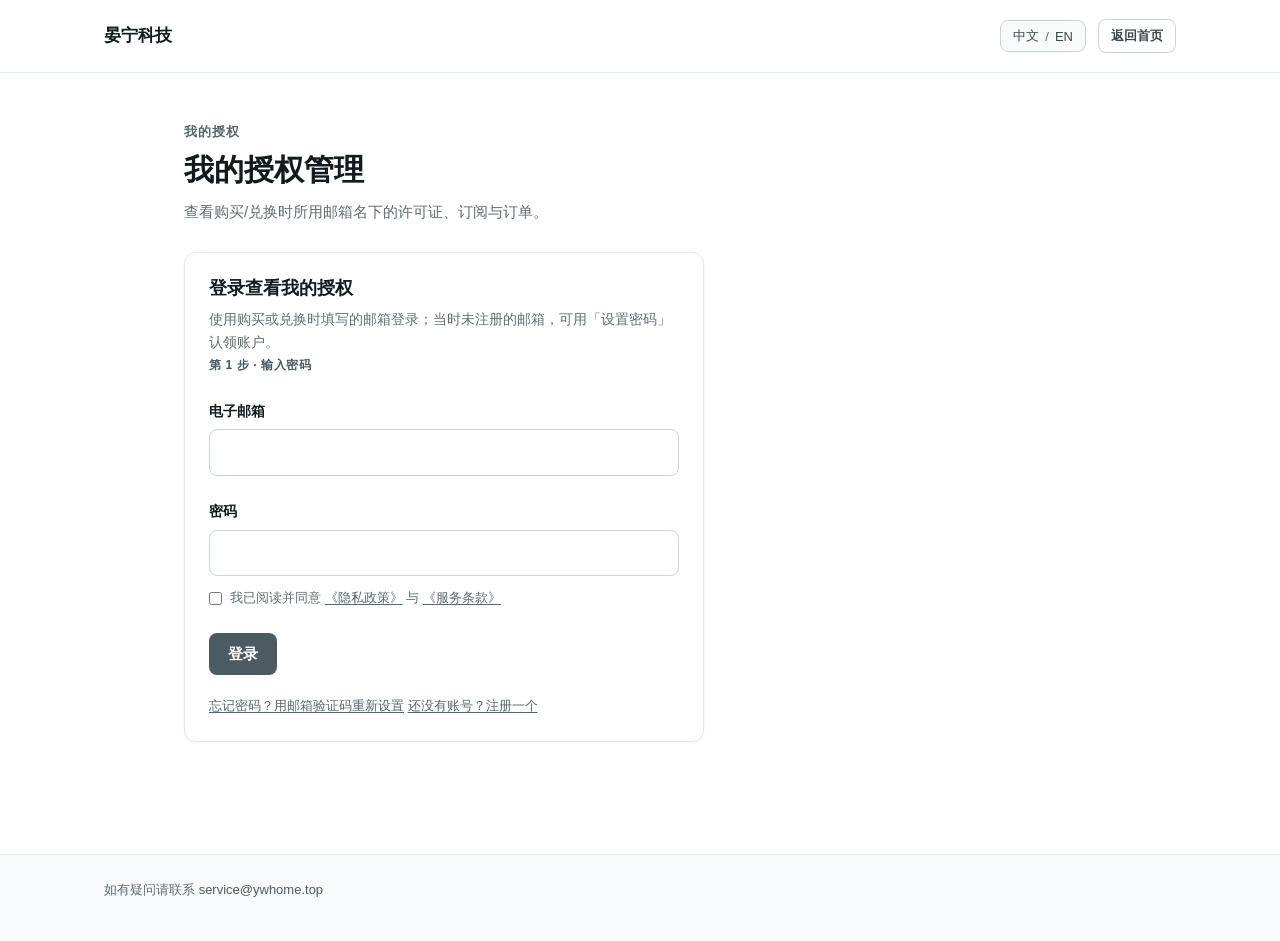
<file: src/main/resources/static/account/index.html>
<!DOCTYPE html>
<html lang="zh-CN">
<head>
  <meta charset="UTF-8">
  <meta name="viewport" content="width=device-width, initial-scale=1">
  <!-- 站点仅提供浅色主题：显式声明可避免浏览器自动暗色反色 -->
  <meta name="color-scheme" content="light">
  <title>我的授权 · 晏宁科技 Yaning Labs</title>
  <meta name="description" content="登录后查看购买时所用邮箱名下的许可证、订阅与订单。">
  <meta name="theme-color" content="#4C5B61">

  <!-- 有脚本时才启用隐藏态/动效的初始状态：无脚本环境下内容照常可见 -->
  <script>document.documentElement.classList.add('js');</script>
  <!-- 设计体系与收银台同源复用（design tokens + 通用组件）；页面专属样式见 account.css -->
  <link rel="stylesheet" href="../checkout/checkout.css?v=20261029-2">
  <link rel="stylesheet" href="account.css?v=20261030-1">
</head>
<body>
  <a class="skip-link" href="#main" data-i18n="a11y.skip">跳到主要内容</a>

  <!-- ======================= 顶部导航（精简版，与收银台同构） ======================= -->
  <header class="site-header">
    <div class="container site-header__inner">
      <a class="brand" href="https://www.ywhome.top">
        <span class="brand__name" data-i18n="brand.name">晏宁科技</span>
      </a>

      <div class="site-header__actions">
        <button class="lang-switch" id="langSwitch" type="button" aria-label="切换语言 / Switch language">
          <span class="lang-switch__current" id="langCurrent">中文</span>
          <span class="lang-switch__sep" aria-hidden="true">/</span>
          <span class="lang-switch__other" id="langOther">EN</span>
        </button>
        <a class="btn btn--ghost btn--sm" href="https://www.ywhome.top" data-i18n="nav.home">返回首页</a>
      </div>
    </div>
  </header>

  <main class="account" id="main">
    <div class="container account__inner">
      <p class="account__eyebrow" data-i18n="account.eyebrow">我的授权</p>
      <h1 class="account__title" data-i18n="account.title">我的授权管理</h1>
      <p class="account__sub" data-i18n="account.sub">查看购买/兑换时所用邮箱名下的许可证、订阅与订单。</p>

      <!-- 无脚本环境下的兜底提示 -->
      <noscript>
        <p class="noscript-note">
          本页面需要启用 JavaScript 才能登录与查询。请开启后重试，或直接联系我们：<a href="mailto:service@ywhome.top">service@ywhome.top</a><br>
          This page requires JavaScript for sign-in and queries. Please enable it and retry, or contact us: <a href="mailto:service@ywhome.top">service@ywhome.top</a>
        </p>
      </noscript>

      <!-- ======================= 登录卡片（未登录时显示） ======================= -->
      <div class="panel auth-panel" id="authPanel">
        <h2 class="panel__title" id="authTitle" data-i18n="auth.loginTitle">登录查看我的授权</h2>
        <p class="panel__desc" data-i18n="auth.loginDesc">使用购买或兑换时填写的邮箱登录。账号由系统在购买或兑换时创建，无需自行注册。</p>

        <!-- 登录表单 -->
        <form id="loginForm" novalidate>
          <p class="auth-step__tag" data-i18n="auth.step1">第 1 步 · 输入密码</p>
          <div class="field">
            <label class="field__label" for="loginEmail" data-i18n="auth.emailLabel">电子邮箱</label>
            <input class="field__input" id="loginEmail" name="email" type="email" inputmode="email"
                   autocomplete="email" required aria-describedby="loginError">
            <p class="field__error" id="loginError" role="alert" hidden></p>
          </div>
          <div class="field">
            <label class="field__label" for="loginPassword" data-i18n="auth.passwordLabel">密码</label>
            <input class="field__input" id="loginPassword" name="password" type="password"
                   autocomplete="current-password" required>
          </div>
          <div class="legal-consent">
            <input type="checkbox" id="loginLegalConsent" aria-labelledby="loginLegalText">
            <span id="loginLegalText">
              <span data-i18n="legal.consentPrefix">我已阅读并同意</span>
              <a href="legal/privacy.html" target="_blank" rel="noopener" data-i18n="legal.privacy">《隐私政策》</a>
              <span data-i18n="legal.and">与</span>
              <a href="legal/terms.html" target="_blank" rel="noopener" data-i18n="legal.terms">《服务条款》</a>
            </span>
          </div>
          <p class="form-error" id="formError" role="alert" hidden></p>
          <div class="panel__actions">
            <button class="btn btn--primary" id="loginBtn" type="submit" data-i18n="auth.login">登录</button>
          </div>
        </form>

        <p class="form-note">
          <button type="button" class="linklike" id="showResetBtn" data-i18n="auth.toReset">忘记密码？用邮箱验证码重新设置</button>
          <button type="button" class="linklike" id="showRegisterBtn" data-i18n="auth.toRegister">还没有账号？注册一个</button>
        </p>

        <!-- 二次验证第二步（仅开启 MFA 的账号；密码已过，凭一次性票据换令牌） -->
        <form id="mfaLoginForm" hidden novalidate>
          <p class="auth-step__tag" data-i18n="auth.step2">第 2 步 · 二次验证</p>
          <p class="form-note" id="mfaStepDesc">
            密码已通过。请输入认证器 App 显示的 6 位动态码。
          </p>
          <div class="field">
            <label class="field__label" data-i18n="mfa.codeLabel">动态码（或邮箱验证码）</label>
            <div class="otp" id="mfaOtp" role="group" aria-label="6 位动态码">
              <input class="otp__inp" type="text" inputmode="numeric" maxlength="1" autocomplete="one-time-code" aria-label="第 1 位">
              <input class="otp__inp" type="text" inputmode="numeric" maxlength="1" autocomplete="off" aria-label="第 2 位">
              <input class="otp__inp" type="text" inputmode="numeric" maxlength="1" autocomplete="off" aria-label="第 3 位">
              <input class="otp__inp" type="text" inputmode="numeric" maxlength="1" autocomplete="off" aria-label="第 4 位">
              <input class="otp__inp" type="text" inputmode="numeric" maxlength="1" autocomplete="off" aria-label="第 5 位">
              <input class="otp__inp" type="text" inputmode="numeric" maxlength="1" autocomplete="off" aria-label="第 6 位">
            </div>
            <input type="hidden" id="mfaCode" name="code" value="">
            <div class="code-row">
              <button class="btn btn--ghost" id="mfaSendBtn" type="button" data-i18n="mfa.sendEmail">发送邮箱验证码</button>
            </div>
          </div>
          <p class="form-error" id="mfaError" role="alert" hidden></p>
          <p class="form-note" data-i18n="mfa.autoHint">输满 6 位将自动验证</p>
          <div class="panel__actions">
            <button class="btn btn--primary" id="mfaVerifyBtn" type="submit" data-i18n="mfa.verify">验证并登录</button>
          </div>
          <p class="form-note">
            <button type="button" class="linklike" id="mfaBackBtn" data-i18n="mfa.back">返回重新输入密码</button>
          </p>
        </form>

        <!-- 找回 / 设置密码表单（默认隐藏） -->
        <form id="resetForm" hidden novalidate>
          <div class="field">
            <label class="field__label" for="resetEmail" data-i18n="auth.emailLabel">电子邮箱</label>
            <input class="field__input" id="resetEmail" name="email" type="email" inputmode="email"
                   autocomplete="email" required>
          </div>
          <div class="field">
            <label class="field__label" for="resetCode" data-i18n="auth.codeLabel">邮箱验证码</label>
            <div class="code-row">
              <input class="field__input" id="resetCode" name="code" type="text" inputmode="numeric"
                     maxlength="6" autocomplete="one-time-code" required>
              <button class="btn btn--ghost" id="sendCodeBtn" type="button" data-i18n="auth.sendCode">发送验证码</button>
            </div>
            <p class="field__error" id="codeError" role="alert" hidden></p>
          </div>
          <div class="field">
            <label class="field__label" for="newPassword" data-i18n="auth.newPasswordLabel">设置新密码</label>
            <input class="field__input" id="newPassword" name="newPassword" type="password"
                   autocomplete="new-password" required>
          </div>
          <p class="form-error" id="resetError" role="alert" hidden></p>
          <div class="panel__actions">
            <button class="btn btn--primary" id="resetBtn" type="submit" data-i18n="auth.reset">设置密码并登录</button>
          </div>
          <p class="form-note">
            <button type="button" class="linklike" id="backLoginBtn" data-i18n="auth.toLogin">返回登录</button>
          </p>
        </form>

        <!-- 注册（A2）：邮箱验证码 + 密码，成功即返回令牌直接登录 -->
        <form id="registerForm" hidden novalidate>
          <p class="panel__desc" data-i18n="reg.desc">
            用邮箱注册一个账号，即可在这里查看名下的许可证、订阅与订单。注册成功后自动登录。
          </p>
          <div class="field">
            <label class="field__label" for="regEmail" data-i18n="auth.emailLabel">电子邮箱</label>
            <input class="field__input" id="regEmail" name="email" type="email" inputmode="email"
                   autocomplete="email" spellcheck="false" required>
          </div>
          <div class="field">
            <label class="field__label" for="regCode" data-i18n="auth.codeLabel">邮箱验证码</label>
            <div class="field__row">
              <input class="field__input" id="regCode" name="code" type="text" inputmode="numeric"
                     maxlength="6" autocomplete="one-time-code" spellcheck="false" required>
              <button class="btn btn--ghost" id="regSendBtn" type="button" data-i18n="auth.sendCode">发送验证码</button>
            </div>
            <p class="field__error" id="regCodeError" role="alert" hidden></p>
          </div>
          <div class="field">
            <label class="field__label" for="regPassword" data-i18n="auth.passwordLabel">密码</label>
            <input class="field__input" id="regPassword" name="password" type="password"
                   autocomplete="new-password" required>
            <p class="field__hint" data-i18n="auth.regPwdHint">8–72 位，须同时包含字母与数字。</p>
          </div>
          <div class="field">
            <label class="field__label" for="regPasswordConfirm" data-i18n="auth.regConfirmLabel">确认密码</label>
            <input class="field__input" id="regPasswordConfirm" name="passwordConfirm" type="password"
                   autocomplete="new-password" required>
          </div>
          <div class="legal-consent">
            <input type="checkbox" id="registerLegalConsent" aria-labelledby="registerLegalText">
            <span id="registerLegalText">
              <span data-i18n="legal.consentPrefix">我已阅读并同意</span>
              <a href="legal/privacy.html" target="_blank" rel="noopener" data-i18n="legal.privacy">《隐私政策》</a>
              <span data-i18n="legal.and">与</span>
              <a href="legal/terms.html" target="_blank" rel="noopener" data-i18n="legal.terms">《服务条款》</a>
            </span>
          </div>
          <p class="form-error" id="regError" role="alert" hidden></p>
          <div class="panel__actions">
            <button class="btn btn--primary" id="regBtn" type="submit" data-i18n="reg.submit">注册并登录</button>
          </div>
          <p class="panel__actions">
            <button type="button" class="linklike" id="regBackBtn" data-i18n="auth.toLogin">返回登录</button>
          </p>
        </form>
      </div>

      <!-- ======================= 已登录视图：三个资产区块 ======================= -->
      <div id="contentPanel" hidden>
        <div class="userbar">
          <p class="userbar__email" id="userEmail">—</p>
          <button class="btn btn--ghost btn--sm" id="logoutBtn" type="button" data-i18n="auth.logout">退出登录</button>
        </div>

        <!-- 资产分区（P15）：一屏一主任务，计数上 Tab -->
        <nav class="seg" id="assetTabs" role="tablist" aria-label="资产分区">
          <button class="seg__item" type="button" role="tab" data-asset-tab="license" aria-selected="true" aria-controls="licensePanel">
            <span data-i18n="license.tab">许可证</span><span class="seg__count" id="licenseCount">0</span>
          </button>
          <button class="seg__item" type="button" role="tab" data-asset-tab="sub" aria-selected="false" aria-controls="subPanel">
            <span data-i18n="sub.tab">订阅</span><span class="seg__count" id="subCount">0</span>
          </button>
          <button class="seg__item" type="button" role="tab" data-asset-tab="order" aria-selected="false" aria-controls="orderPanel">
            <span data-i18n="order.tab">订单</span><span class="seg__count" id="orderCount">0</span>
          </button>
          <button class="seg__item" type="button" role="tab" data-asset-tab="security" aria-selected="false" aria-controls="changePwdPanel">
            <span data-i18n="security.tab">安全</span>
          </button>
        </nav>

        <!-- 我的许可证 -->
        <section class="panel asset-panel" id="licensePanel" role="tabpanel" data-asset-panel="license" aria-labelledby="licenseTitle">
          <h2 class="panel__title" id="licenseTitle" data-i18n="license.title">我的许可证（License）</h2>
          <p class="panel__desc" data-i18n="license.desc">激活软件所用的许可证；点击「复制」后粘贴到客户端激活框。</p>
          <p class="asset-error" id="licenseError" role="alert" hidden></p>
          <div class="table-wrap">
            <table class="asset-table">
              <thead>
                <tr>
                  <th data-i18n="license.key">许可证</th>
                  <th data-i18n="license.product">产品</th>
                  <th data-i18n="license.status">状态</th>
                  <th data-i18n="license.issuedAt">签发时间</th>
                  <th data-i18n="license.expiresAt">有效期至</th>
                  <th data-i18n="license.machine">绑定机器码</th>
                </tr>
              </thead>
              <tbody id="licenseBody"></tbody>
            </table>
          </div>
          <p class="empty-note" id="licenseEmpty" hidden data-i18n="common.empty">暂无记录</p>
        </section>

        <!-- 我的订阅 -->
        <section class="panel asset-panel" id="subPanel" role="tabpanel" data-asset-panel="sub" aria-labelledby="subTitle" hidden>
          <h2 class="panel__title" id="subTitle" data-i18n="sub.title">我的订阅</h2>
          <p class="panel__desc">
            <span data-i18n="sub.desc">订阅由支付渠道托管续费；</span>
            <b data-i18n="sub.cancelNoteLong">取消是「本周期结束即停」，已付到期的权益会保留到那天，不会当场失效。</b>
          </p>
          <p class="asset-error" id="subError" role="alert" hidden></p>
          <div class="table-wrap">
            <table class="asset-table">
              <thead>
                <tr>
                  <th data-i18n="sub.product">产品</th>
                  <th data-i18n="sub.channel">渠道</th>
                  <th data-i18n="sub.status">状态</th>
                  <th data-i18n="sub.period">当前周期</th>
                  <th data-i18n="sub.nextCharge">下次扣费</th>
                  <th data-i18n="sub.action">操作</th>
                  <th data-i18n="order.action">操作</th>
                </tr>
              </thead>
              <tbody id="subBody"></tbody>
            </table>
          </div>
          <p class="empty-note" id="subEmpty" hidden data-i18n="common.empty">暂无记录</p>
        </section>

        <!-- 我的订单 -->
        <section class="panel asset-panel" id="orderPanel" role="tabpanel" data-asset-panel="order" aria-labelledby="orderTitle" hidden>
          <h2 class="panel__title" id="orderTitle" data-i18n="order.title">我的订单</h2>
          <p class="panel__desc" data-i18n="order.desc">购买与兑换产生的订单记录。</p>
          <p class="asset-error" id="orderError" role="alert" hidden></p>
          <div class="table-wrap">
            <table class="asset-table">
              <thead>
                <tr>
                  <th data-i18n="order.number">订单号</th>
                  <th data-i18n="order.amount">金额</th>
                  <th data-i18n="order.status">订单状态</th>
                  <th data-i18n="order.payment">支付状态</th>
                  <th data-i18n="order.createdAt">下单时间</th>
                  <th data-i18n="order.action">操作</th>
                </tr>
              </thead>
              <tbody id="orderBody"></tbody>
            </table>
          </div>
          <p class="empty-note" id="orderEmpty" hidden data-i18n="common.empty">暂无记录</p>
        </section>

        <!-- 修改密码（plan-7.0 / P1）：复用既有改密端点；管理员代重置后须先在此改密 -->
        <section class="panel asset-panel" id="changePwdPanel" role="tabpanel" data-asset-panel="security" aria-labelledby="changePwdTitle" hidden>
          <h2 class="panel__title" id="changePwdTitle" data-i18n="chpwd.title">修改密码</h2>
          <p class="panel__desc" data-i18n="chpwd.desc">修改成功后所有已登录会话将失效，需用新密码重新登录。</p>
          <p class="asset-error force-note" id="chpwdForceNote" hidden
             data-i18n="chpwd.forceNote">管理员已重置你的密码：请先设置新密码，才能继续使用其他功能。</p>
          <form id="changePwdForm" novalidate>
            <div class="field">
              <label class="field__label" for="chpwdOld" data-i18n="chpwd.oldLabel">当前密码</label>
              <input class="field__input" id="chpwdOld" name="oldPassword" type="password"
                     autocomplete="current-password" required>
            </div>
            <div class="field">
              <label class="field__label" for="chpwdNew" data-i18n="chpwd.newLabel">新密码</label>
              <input class="field__input" id="chpwdNew" name="newPassword" type="password"
                     autocomplete="new-password" required>
              <p class="field__hint" data-i18n="chpwd.policyHint">8–72 位，须同时包含字母与数字，且不得与旧密码相同。</p>
            </div>
            <div class="field">
              <label class="field__label" for="chpwdConfirm" data-i18n="chpwd.confirmLabel">确认新密码</label>
              <input class="field__input" id="chpwdConfirm" name="confirmPassword" type="password"
                     autocomplete="new-password" required>
            </div>
            <p class="form-error" id="chpwdError" role="alert" hidden></p>
            <div class="panel__actions">
              <button class="btn btn--primary" id="chpwdBtn" type="submit" data-i18n="chpwd.submit">确认修改</button>
            </div>
          </form>
        </section>
      </div>

      <!-- 退款确认弹层（plan-4.1）：原因输入 + 明示「退款将吊销该订单全部 License」 -->
      <div class="modal" id="refundModal" hidden>
        <div class="modal__backdrop" id="refundBackdrop"></div>
        <div class="modal__panel" role="dialog" aria-modal="true" aria-labelledby="refundTitle">
          <h2 class="modal__title" id="refundTitle" data-i18n="refund.title">申请退款</h2>
          <div class="danger-box" id="refundDesc"></div>
          <div class="field">
            <label class="field__label" for="refundReason" data-i18n="refund.reasonLabel">退款原因（可选）</label>
            <textarea class="field__input modal__textarea" id="refundReason" rows="3" maxlength="200"
                      data-i18n-placeholder="refund.reasonPlaceholder"></textarea>
            <p class="field__hint"><span id="refundCount">0/200</span></p>
          </div>
          <p class="form-error" id="refundError" role="alert" hidden></p>
          <div class="modal__actions">
            <button class="btn btn--ghost" id="refundCancelBtn" type="button" data-i18n="refund.cancel">取消</button>
            <button class="btn btn--danger" id="refundConfirmBtn" type="button" data-i18n="refund.confirm">确认退款</button>
          </div>
        </div>
      </div>

      <div class="modal" id="unbindModal" hidden>
        <div class="modal__backdrop" id="unbindBackdrop"></div>
        <div class="modal__panel" role="dialog" aria-modal="true" aria-labelledby="unbindTitle">
          <h2 class="modal__title" id="unbindTitle" data-i18n="unbind.title">释放设备绑定</h2>
          <p class="modal__desc" id="unbindDesc"></p>
          <p class="form-error" id="unbindError" role="alert" hidden></p>
          <div class="modal__actions">
            <button class="btn btn--ghost" id="unbindCancelBtn" type="button" data-i18n="unbind.cancel">取消</button>
            <button class="btn btn--primary" id="unbindConfirmBtn" type="button" data-i18n="unbind.confirm">确认解绑</button>
          </div>
        </div>
      </div>

      <!-- 取消订阅确认弹层：期末生效，须明示「已付到期的权益不会当场失效」 -->
      <div class="modal" id="cancelSubModal" hidden>
        <div class="modal__backdrop" id="cancelSubBackdrop"></div>
        <div class="modal__panel" role="dialog" aria-modal="true" aria-labelledby="cancelSubTitle">
          <h2 class="modal__title" id="cancelSubTitle" data-i18n="cancelSub.title">取消订阅</h2>
          <p class="modal__desc" id="cancelSubDesc"></p>
          <p class="form-note" data-i18n="cancelSub.note">
            取消后本周期不会再自动扣费，当前已付到期的权益保留到周期结束那天。已取消的订阅无法恢复，如需继续使用请重新购买。
          </p>
          <p class="form-error" id="cancelSubError" role="alert" hidden></p>
          <div class="modal__actions">
            <button class="btn btn--ghost" id="cancelSubCancelBtn" type="button" data-i18n="cancelSub.cancel">暂不取消</button>
            <button class="btn btn--primary" id="cancelSubConfirmBtn" type="button" data-i18n="cancelSub.confirm">确认取消</button>
          </div>
        </div>
      </div>

      <!-- 屏幕阅读器状态播报区 -->
      <p class="sr-only" id="liveRegion" role="status" aria-live="polite"></p>
    </div>
  </main>

  <footer class="site-footer">
    <div class="container">
      <p class="form-note">
        <span data-i18n="footer.contact">如有疑问请联系 </span>
        <a href="mailto:service@ywhome.top">service@ywhome.top</a>
      </p>
    </div>
  </footer>

  <div class="toast-wrap" id="toastWrap" aria-live="polite"></div>
  <script src="account.js?v=20261030-1"></script>
</body>
</html>
</file>
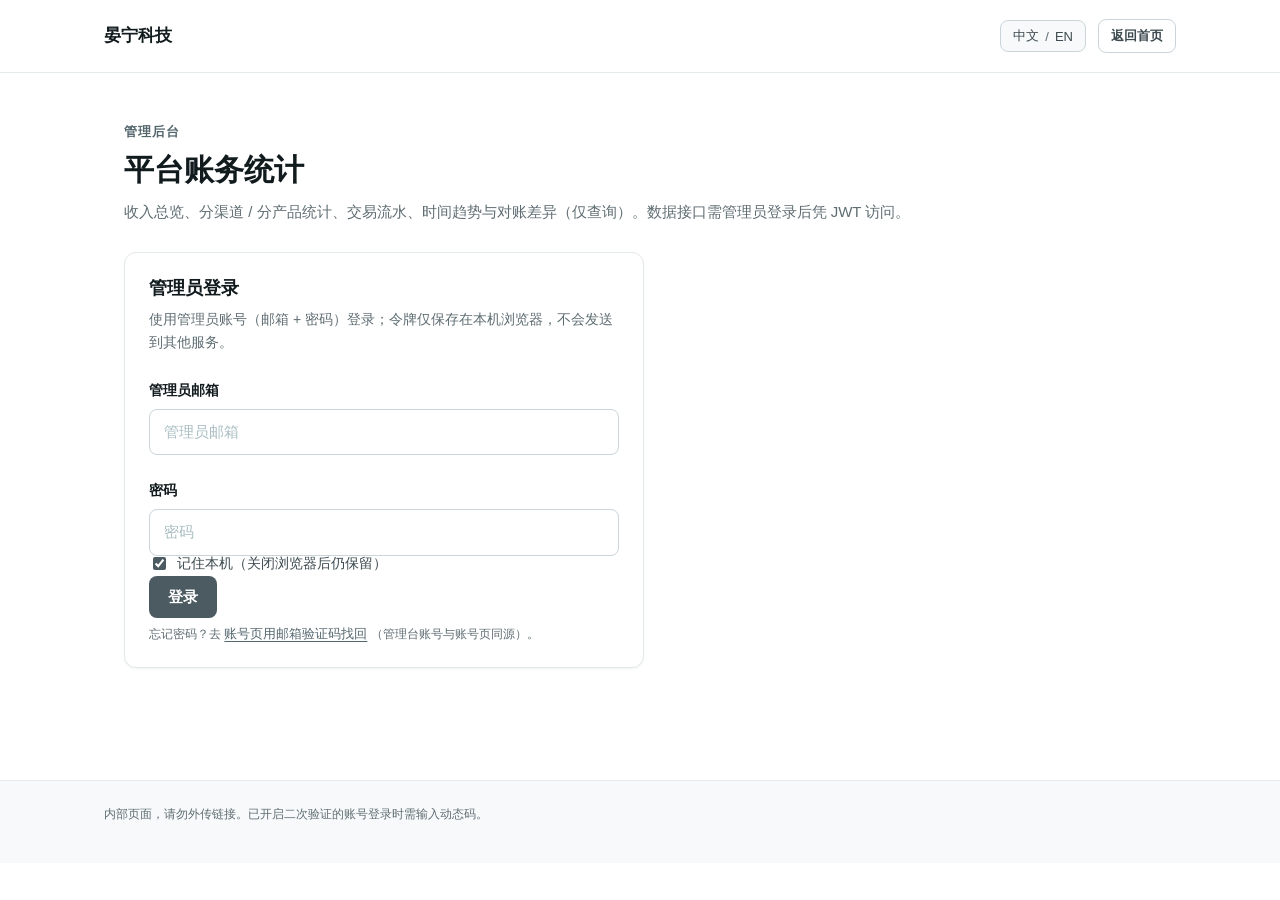
<file: src/main/resources/static/admin/index.html>
<!DOCTYPE html>
<html lang="zh-CN">
<head>
  <meta charset="UTF-8">
  <meta name="viewport" content="width=device-width, initial-scale=1">
  <!-- 站点仅提供浅色主题：显式声明可避免浏览器自动暗色反色 -->
  <meta name="color-scheme" content="light">
  <meta name="robots" content="noindex, nofollow">
  <title>管理统计 · 晏宁科技 Yaning Labs</title>
  <meta name="description" content="平台账务统计查看（内部）：收入总览、分渠道/分产品统计、交易流水、趋势与对账差异。">
  <meta name="theme-color" content="#4C5B61">

  <!-- 有脚本时才启用隐藏态/动效的初始状态：无脚本环境下内容照常可见 -->
  <script>document.documentElement.classList.add('js');</script>
  <!-- 设计体系与收银台同源复用（design tokens + 通用组件）；页面专属样式见 admin.css -->
  <link rel="stylesheet" href="../checkout/checkout.css?v=20261029-2">
  <link rel="stylesheet" href="admin.css?v=20261029-2">
</head>
<body>
  <a class="skip-link" href="#main" data-i18n="a11y.skip">跳到主要内容</a>

  <!-- ======================= 顶部导航（精简版，与收银台同构） ======================= -->
  <header class="site-header">
    <div class="container site-header__inner">
      <a class="brand" href="https://www.ywhome.top">
        <span class="brand__name" data-i18n="brand.name">晏宁科技</span>
      </a>

      <div class="site-header__actions">
        <button class="lang-switch" id="langSwitch" type="button" aria-label="切换语言 / Switch language">
          <span class="lang-switch__current" id="langCurrent">中文</span>
          <span class="lang-switch__sep" aria-hidden="true">/</span>
          <span class="lang-switch__other" id="langOther">EN</span>
        </button>
        <a class="btn btn--ghost btn--sm" href="https://www.ywhome.top" data-i18n="nav.home">返回首页</a>
      </div>
    </div>
  </header>

  <main class="admin" id="main">
    <div class="container admin__inner">
      <p class="admin__eyebrow" data-i18n="admin.eyebrow">管理后台</p>
      <h1 class="admin__title" data-i18n="admin.title">平台账务统计</h1>
      <p class="admin__sub" data-i18n="admin.sub">收入总览、分渠道 / 分产品统计、交易流水、时间趋势与对账差异（仅查询）。数据接口需管理员登录后凭 JWT 访问。</p>

      <noscript>
        <p class="noscript-note">
          本页面需要启用 JavaScript 才能查询。
        </p>
      </noscript>

      <!-- ======================= 解锁卡片（未提供 Key 时显示） ======================= -->
      <div class="panel auth-panel" id="authPanel">
        <h2 class="panel__title" data-i18n="auth.title">管理员登录</h2>
        <p class="panel__desc" data-i18n="auth.desc">使用管理员账号（邮箱 + 密码）登录；令牌仅保存在本机浏览器，不会发送到其他服务。</p>

        <!-- 第一步：邮箱 + 密码 -->
        <div id="loginStep">
          <form id="unlockForm" novalidate>
            <div class="field">
              <label class="field__label" for="loginEmail" data-i18n="auth.emailLabel">管理员邮箱</label>
              <input class="field__input" type="email" id="loginEmail" name="email"
                     autocomplete="username" spellcheck="false"
                     data-i18n-placeholder="auth.emailPlaceholder" placeholder="admin@example.com" required>
            </div>
            <div class="field">
              <label class="field__label" for="loginPassword" data-i18n="auth.passwordLabel">密码</label>
              <input class="field__input" type="password" id="loginPassword" name="password"
                     autocomplete="current-password"
                     data-i18n-placeholder="auth.passwordPlaceholder" placeholder="密码" required>
            </div>
            <div class="field field--check">
              <label class="check-label">
                <input type="checkbox" id="rememberKey" checked>
                <span data-i18n="auth.remember">记住本机（关闭浏览器后仍保留）</span>
              </label>
            </div>
            <p class="form-error" id="authError" hidden></p>
            <button class="btn btn--primary" type="submit" id="unlockBtn" data-i18n="auth.login">登录</button>
          </form>
          <!-- 找回入口（plan-7.0 / P1）：不新增后端 API，复用账号页的邮箱验证码找回流程 -->
          <p class="form-note">
            <span data-i18n="auth.forgotPrefix">忘记密码？去</span>
            <button type="button" class="linklike" id="gotoAccountReset" data-i18n="auth.forgotLink">账号页用邮箱验证码找回</button>
            <span data-i18n="auth.forgotSuffix">（管理台账号与账号页同源）。</span>
          </p>
        </div>

        <!-- 第二步：二次因子（仅该账号已开启 MFA 时显示） -->
        <div id="mfaStep" hidden>
          <p class="panel__desc" id="mfaStepDesc">
            该账号已开启二次验证，请输入认证器 App 显示的 6 位动态码。
          </p>
          <form id="mfaForm" novalidate>
            <div class="field">
              <label class="field__label" for="mfaLoginCode" data-i18n="mfaLogin.codeLabel">动态码</label>
              <input class="field__input" type="text" id="mfaLoginCode" name="code"
                     inputmode="numeric" maxlength="6" autocomplete="one-time-code"
                     spellcheck="false" placeholder="6 位数字" required>
            </div>
            <p class="form-note" id="mfaAutoHint" data-i18n="mfaLogin.autoHint">输满 6 位将自动验证</p>
            <p class="form-error" id="mfaLoginError" hidden></p>
            <button class="btn btn--primary" type="submit" id="mfaVerifyBtn" data-i18n="mfaLogin.verify">验证并登录</button>
          </form>
          <div class="form-actions">
            <button class="linklike" type="button" id="mfaEmailBtn" data-i18n="mfaLogin.useEmail">改用邮箱验证码</button>
            <button class="linklike" type="button" id="mfaBackBtn" data-i18n="mfaLogin.back">返回重新输入密码</button>
          </div>
        </div>
      </div>

      <!-- ======================= 主视图（解锁后显示） ======================= -->
      <div id="mainPanel" hidden>

        <!-- 用户栏：解锁状态与退出 -->
        <div class="userbar">
          <p class="userbar__note"><span data-i18n="userbar.note">已登录 · 令牌保存在本机</span><span id="keyScopeNote"></span></p>
          <button class="linklike" type="button" id="lockBtn" data-i18n="userbar.logout">退出登录</button>
        </div>

        <!-- MFA 引导横幅（SEC-4）：管理员未开启二次验证时提示，纯前端提示式、不拦截任何操作 -->
        <div class="mfa-banner" id="mfaBanner" role="status" hidden>
          <p class="mfa-banner__text" id="mfaBannerText" data-i18n="mfaBanner.text">当前管理员账号尚未开启二次验证（MFA）。管理台可处置 License 与用户账号，建议尽快绑定认证器 App 以降低凭据泄漏后的接管风险。</p>
          <div class="mfa-banner__actions">
            <button class="btn btn--primary" type="button" id="mfaBannerEnable" data-i18n="mfaBanner.enable">去开启</button>
            <button class="linklike" type="button" id="mfaBannerDismiss" data-i18n="mfaBanner.dismiss">本次忽略</button>
          </div>
        </div>

        <!-- 工具栏：时间范围（安全设置分区不需要，切到该分区时隐藏） -->
        <div class="panel toolbar-panel" id="rangePanel">
          <div class="toolbar">
            <div class="toolbar__range">
              <div class="field">
                <label class="field__label" for="fromInput" data-i18n="range.from">起始时间</label>
                <input class="field__input" type="datetime-local" id="fromInput">
              </div>
              <div class="field">
                <label class="field__label" for="toInput" data-i18n="range.to">结束时间</label>
                <input class="field__input" type="datetime-local" id="toInput">
              </div>
              <button class="btn btn--primary" type="button" id="applyRange" data-i18n="range.apply">查询</button>
            </div>
            <div class="toolbar__presets" role="group" aria-label="快捷时间范围" data-i18n-aria="range.presetsAria">
              <button class="chip" type="button" data-preset="today" data-i18n="range.today">今天</button>
              <button class="chip" type="button" data-preset="7d" data-i18n="range.d7">近 7 天</button>
              <button class="chip" type="button" data-preset="30d" data-i18n="range.d30">近 30 天</button>
              <button class="chip" type="button" data-preset="month" data-i18n="range.month">本月</button>
            </div>
          </div>
          <p class="form-error" id="rangeError" hidden></p>
        </div>

        <!-- 分区导航（P20）：按账务 / 运营 / 系统三组归类 -->
        <nav class="tabs" id="tabs" aria-label="统计分区" data-i18n-aria="tabs.aria">
          <div class="tabs__group">
            <span class="tabs__group-label" data-i18n="tabs.groupFinance">账务</span>
            <button class="tabs__item is-active" type="button" data-tab="overview" aria-selected="true" data-i18n="tabs.overview">收入总览</button>
            <button class="tabs__item" type="button" data-tab="channel" aria-selected="false" data-i18n="tabs.channel">分渠道</button>
            <button class="tabs__item" type="button" data-tab="product" aria-selected="false" data-i18n="tabs.product">分产品</button>
            <button class="tabs__item" type="button" data-tab="transactions" aria-selected="false" data-i18n="tabs.transactions">交易流水</button>
            <button class="tabs__item" type="button" data-tab="trend" aria-selected="false" data-i18n="tabs.trend">趋势</button>
            <button class="tabs__item" type="button" data-tab="discrepancies" aria-selected="false" data-i18n="tabs.discrepancies">对账差异</button>
          </div>
          <div class="tabs__group">
            <span class="tabs__group-label" data-i18n="tabs.groupOps">运营</span>
            <button class="tabs__item" type="button" data-tab="license" aria-selected="false" data-i18n="tabs.license">License 处置</button>
            <button class="tabs__item" type="button" data-tab="users" aria-selected="false" data-i18n="tabs.users">用户管理</button>
            <button class="tabs__item" type="button" data-tab="products" aria-selected="false" data-i18n="tabs.products">产品配置</button>
            <button class="tabs__item" type="button" data-tab="orders" aria-selected="false" data-i18n="tabs.orders">订单处置</button>
            <button class="tabs__item" type="button" data-tab="refunds" aria-selected="false" data-i18n="tabs.refunds">退款审核</button>
            <button class="tabs__item" type="button" data-tab="events" aria-selected="false" data-i18n="tabs.events">事件日志</button>
            <button class="tabs__item" type="button" data-tab="codes" aria-selected="false" data-i18n="tabs.codes">兑换码</button>
            <button class="tabs__item" type="button" data-tab="channels" aria-selected="false" data-i18n="tabs.channels">渠道自查</button>
          </div>
          <div class="tabs__group">
            <span class="tabs__group-label" data-i18n="tabs.groupSystem">系统</span>
            <button class="tabs__item" type="button" data-tab="security" aria-selected="false" data-i18n="tabs.security">安全设置</button>
          </div>
        </nav>

        <!-- 各分区面板（同一时间只显示一个） -->
        <section class="panel data-panel" id="panel-overview" hidden>
          <h2 class="panel__title" data-i18n="panel.overview">收入总览</h2>
          <p class="panel__desc" id="overviewRangeNote"></p>
          <div class="kpi-grid" id="overviewKpis" hidden></div>
          <p class="data-error" id="overviewError" hidden></p>
          <div class="table-wrap" id="overviewTableWrap" hidden></div>
          <p class="empty-note" id="overviewEmpty" hidden data-i18n="empty.overview">该区间暂无订单数据。</p>
        </section>

        <section class="panel data-panel" id="panel-channel" hidden>
          <h2 class="panel__title" data-i18n="panel.channel">分渠道统计</h2>
          <p class="panel__desc" data-i18n="desc.channel">按支付渠道 × 币种汇总；历史订单无渠道时归入「未知渠道」。</p>
          <p class="data-error" id="channelError" hidden></p>
          <div class="table-wrap" id="channelTableWrap" hidden></div>
          <p class="empty-note" id="channelEmpty" hidden data-i18n="empty.channel">该区间暂无渠道数据。</p>
        </section>

        <section class="panel data-panel" id="panel-product" hidden>
          <h2 class="panel__title" data-i18n="panel.product">分产品统计</h2>
          <p class="panel__desc" data-i18n="desc.product">按产品 × 币种汇总，金额取自订单明细，按订单级支付状态归类。</p>
          <p class="data-error" id="productError" hidden></p>
          <div class="table-wrap" id="productTableWrap" hidden></div>
          <p class="empty-note" id="productEmpty" hidden data-i18n="empty.product">该区间暂无产品数据。</p>
        </section>

        <section class="panel data-panel" id="panel-transactions" hidden>
          <h2 class="panel__title" data-i18n="panel.transactions">交易流水</h2>
          <p class="panel__desc" data-i18n="desc.transactions">每条支付记录一行（一次资金变动）；管理端退款成功也会写入 REFUNDED 流水。</p>
          <div class="tx-filters">
            <div class="field">
              <label class="field__label" for="txChannel" data-i18n="filter.channel">渠道</label>
              <select class="field__input" id="txChannel">
                <option value="" data-i18n="opt.all">全部</option>
                <option value="ALIPAY" data-i18n="opt.alipay">支付宝</option>
                <option value="WECHAT_PAY" data-i18n="opt.wechat">微信支付</option>
                <option value="STRIPE">Stripe</option>
                <option value="PADDLE">Paddle</option>
                <option value="CREEM">Creem</option>
                <option value="PAYPAL">PayPal</option>
              </select>
            </div>
            <div class="field">
              <label class="field__label" for="txStatus" data-i18n="filter.status">状态</label>
              <select class="field__input" id="txStatus">
                <option value="" data-i18n="opt.all">全部</option>
                <option value="SUCCESS" data-i18n="opt.success">成功</option>
                <option value="REFUNDED" data-i18n="opt.refunded">已退款</option>
                <option value="FAILED" data-i18n="opt.failed">失败</option>
                <option value="PENDING" data-i18n="opt.pending">待处理</option>
                <option value="CANCELLED" data-i18n="opt.cancelled">已取消</option>
                <option value="UNKNOWN" data-i18n="opt.unknown">未知</option>
              </select>
            </div>
            <div class="field">
              <label class="field__label" for="txCurrency" data-i18n="filter.currency">币种</label>
              <input class="field__input" type="text" id="txCurrency" placeholder="USD / CNY" autocomplete="off" spellcheck="false">
            </div>
            <button class="btn btn--ghost" type="button" id="txApply" data-i18n="filter.apply">筛选</button>
          </div>
          <p class="data-error" id="txError" hidden></p>
          <div class="table-wrap" id="txTableWrap" hidden></div>
          <p class="empty-note" id="txEmpty" hidden data-i18n="empty.transactions">该条件下暂无流水记录。</p>
          <div class="pager" id="txPager" hidden>
            <button class="btn btn--ghost btn--sm" type="button" id="txPrev" data-i18n="pager.prev">上一页</button>
            <span class="pager__info" id="txPageInfo"></span>
            <button class="btn btn--ghost btn--sm" type="button" id="txNext" data-i18n="pager.next">下一页</button>
          </div>
        </section>

        <section class="panel data-panel" id="panel-trend" hidden>
          <h2 class="panel__title" data-i18n="panel.trend">收入趋势</h2>
          <div class="tx-filters">
            <div class="field">
              <label class="field__label" for="trendGranularity" data-i18n="trend.granularity">分桶粒度</label>
              <select class="field__input" id="trendGranularity">
                <option value="MONTH" data-i18n="opt.byMonth">按月</option>
                <option value="DAY" data-i18n="opt.byDay">按日</option>
              </select>
            </div>
            <button class="btn btn--ghost" type="button" id="trendApply" data-i18n="trend.refresh">刷新</button>
          </div>
          <p class="data-error" id="trendError" hidden></p>
          <div class="table-wrap" id="trendTableWrap" hidden></div>
          <p class="empty-note" id="trendEmpty" hidden data-i18n="empty.trend">该区间暂无趋势数据。</p>
        </section>

        <section class="panel data-panel" id="panel-discrepancies" hidden>
          <h2 class="panel__title" data-i18n="panel.discrepancies">对账差异</h2>
          <p class="panel__desc" data-i18n="desc.discrepancies">订单与支付记录状态 / 金额不一致的疑点，按发现时间倒序；无输出即账实相符。</p>
          <p class="data-error" id="discError" hidden></p>
          <div class="table-wrap" id="discTableWrap" hidden></div>
          <p class="empty-note" id="discEmpty" hidden data-i18n="empty.discrepancies">未发现对账差异。</p>
        </section>

        <section class="panel data-panel" id="panel-license" hidden>
          <h2 class="panel__title" data-i18n="panel.license">License 处置</h2>
          <p class="panel__desc">
            <span data-i18n="lic.desc1">按密钥精确查询，或按客户邮箱列出名下全部许可证（含失效件）。选中一行后可执行</span>
            <b data-i18n="lic.descUnbind">解绑</b><span data-i18n="lic.desc2">（只清设备绑定、保留授权）、</span><b data-i18n="lic.descReissue">失效重发</b><span data-i18n="lic.desc3">（旧证置 REISSUED 并签发新密钥）、</span><b data-i18n="lic.descRevoke">作废</b><span data-i18n="lic.desc4">（终态，不可逆）——三者语义不同，请按实际情况择一。</span>
          </p>

          <div class="toolbar">
            <div class="toolbar__range">
              <div class="field">
                <label class="field__label" for="licSearchInput" data-i18n="lic.searchLabel">License 密钥 / 客户邮箱</label>
                <input class="field__input" type="text" id="licSearchInput" spellcheck="false"
                       placeholder="LIC-XXXX-… 或 user@example.com">
              </div>
              <button class="btn btn--primary" type="button" id="licSearchByKey" data-i18n="lic.byKey">按密钥查询</button>
              <button class="btn btn--ghost" type="button" id="licSearchByEmail" data-i18n="lic.byEmail">按邮箱查询</button>
            </div>
          </div>
          <p class="form-error" id="licError" hidden></p>

          <div class="table-wrap" id="licTableWrap" hidden></div>
          <p class="empty-note" id="licEmpty" hidden data-i18n="empty.license">尚未查询，或未查询到许可证。</p>

          <!-- 处置结果提示（留在分区内，不随处置表单收起） -->
          <p class="lic-result" id="licResult" hidden></p>

          <div class="lic-action" id="licActionBox" hidden>
            <h3 class="lic-action__title"><span data-i18n="lic.actionTitle">处置</span> <code id="licActionKey"></code></h3>
            <div class="field">
              <label class="field__label" for="licActionType" data-i18n="lic.actionType">处置动作</label>
              <select class="field__input" id="licActionType">
                <option value="unbind" data-i18n="lic.optUnbind">解绑设备（保留授权，用户可在新机重新激活）</option>
                <option value="reissue" data-i18n="lic.optReissue">失效重发（旧证置 REISSUED，签发新密钥）</option>
                <option value="revoke" data-i18n="lic.optRevoke">作废（不可逆，用户权益终止）</option>
              </select>
            </div>
            <div class="field" id="licMachineField" hidden>
              <label class="field__label" for="licNewMachine" data-i18n="lic.newMachine">新机器码（留空 = 不绑设备）</label>
              <input class="field__input" type="text" id="licNewMachine" spellcheck="false"
                     data-i18n-placeholder="lic.newMachinePlaceholder" placeholder="留空则由用户随后自行在新机激活">
            </div>
            <div class="field field--check" id="licForceField" hidden>
              <label class="check-label">
                <input type="checkbox" id="licForce">
                <span data-i18n="lic.forceOverride">越权重发次数上限（仅在已达上限时勾选；处置留痕会标注 forced）</span>
              </label>
            </div>
            <div class="field">
              <label class="field__label" for="licReason" data-i18n="lic.reason">处置原因</label>
              <input class="field__input" type="text" id="licReason" spellcheck="false"
                     data-i18n-placeholder="lic.reasonPlaceholder" placeholder="如：用户换机 / 违规使用 / 重复购买">
            </div>
            <p class="form-error" id="licActionError" hidden></p>
            <div class="form-actions">
              <button class="btn btn--primary" type="button" id="licActionSubmit" data-i18n="lic.submit">确认执行</button>
              <button class="btn btn--ghost" type="button" id="licActionCancel" data-i18n="common.cancel">取消</button>
            </div>
          </div>

          <!-- P23：作废是终态，二次确认必须明示不可逆后果 -->
          <div class="user-modal" id="revokeModal" hidden>
            <div class="user-modal__box" role="dialog" aria-modal="true" aria-labelledby="revokeTitle">
              <h3 class="user-modal__title" id="revokeTitle" data-i18n="lic.revokeConfirmTitle">确认作废许可证</h3>
              <div class="danger-box" data-i18n="lic.revokeConfirmBody">
                作废为终态、不可逆：用户权益立即终止，已绑设备下次校验将失败。请确认处置对象与原因无误。
              </div>
              <p class="form-note" id="revokeTargetNote"></p>
              <div class="form-actions">
                <button class="btn btn--danger" type="button" id="revokeConfirmBtn" data-i18n="lic.revokeConfirm">确认作废</button>
                <button class="btn btn--ghost" type="button" id="revokeCancelBtn" data-i18n="common.cancel">取消</button>
              </div>
            </div>
          </div>
        </section>

        <section class="panel data-panel" id="panel-users" hidden>
          <h2 class="panel__title" data-i18n="panel.users">用户管理</h2>
          <p class="panel__desc">
            <span data-i18n="users.desc1">按邮箱 / 角色 / 状态查询账号，可就地改角色、停用 / 启用、代重置密码。</span>
            <b data-i18n="users.descBold">不能对自己执行这些动作</b><span data-i18n="users.desc2">（列表里自身的行会禁用）；服务端也会二次校验，前端禁用只是体验层。</span>
            <span data-i18n="users.desc3">代重置后用户必须下次登录自助改密，旧会话立即失效。</span>
          </p>

          <div class="toolbar">
            <div class="toolbar__range">
              <div class="field">
                <label class="field__label" for="userEmail" data-i18n="users.emailLabel">邮箱（包含匹配）</label>
                <input class="field__input" type="text" id="userEmail" spellcheck="false"
                       autocomplete="off" placeholder="user@example.com">
              </div>
              <div class="field">
                <label class="field__label" for="userRole" data-i18n="users.role">角色</label>
                <select class="field__input" id="userRole">
                  <option value="" data-i18n="opt.all">全部</option>
                  <option value="USER" data-i18n="role.user">普通用户</option>
                  <option value="ADMIN" data-i18n="role.admin">管理员</option>
                </select>
              </div>
              <div class="field">
                <label class="field__label" for="userStatus" data-i18n="users.status">状态</label>
                <select class="field__input" id="userStatus">
                  <option value="" data-i18n="opt.all">全部</option>
                  <option value="ACTIVE" data-i18n="status.active">正常</option>
                  <option value="DISABLED" data-i18n="status.disabled">已停用</option>
                </select>
              </div>
              <button class="btn btn--primary" type="button" id="userSearch" data-i18n="users.search">查询</button>
              <button class="btn btn--ghost" type="button" id="userExportBtn" data-i18n="users.export">导出 CSV</button>
            </div>
          </div>

          <p class="data-error" id="userError" hidden></p>
          <div class="table-wrap" id="userTableWrap" hidden></div>
          <p class="empty-note" id="userEmpty" hidden data-i18n="empty.users">没有符合条件的用户。</p>

          <div class="pager" id="userPager" hidden>
            <button class="btn btn--ghost btn--sm" type="button" id="userPrev" data-i18n="pager.prev">上一页</button>
            <span class="pager__info" id="userPageInfo"></span>
            <button class="btn btn--ghost btn--sm" type="button" id="userNext" data-i18n="pager.next">下一页</button>
          </div>

          <!-- 操作成功提示（不含任何密码） -->
          <p class="lic-result" id="userResult" hidden></p>

          <!-- 代重置密码：管理员自设新密码，提交成功只提示成功、不回显密码 -->
          <div class="user-modal" id="resetPwdModal" hidden>
            <div class="user-modal__box" role="dialog" aria-modal="true" aria-labelledby="resetPwdTitle">
              <h3 class="user-modal__title" id="resetPwdTitle"><span data-i18n="resetPwd.title">重置密码：</span><span id="resetPwdEmail"></span></h3>
              <p class="form-note" data-i18n="resetPwd.note">
                为该账号设置新密码并告知用户本人；重置后旧会话立即失效，且该用户下次登录必须先修改密码。
                新密码须 8–72 位且同时包含字母与数字。
              </p>
              <div class="field">
                <label class="field__label" for="resetPwdNew" data-i18n="users.newPwd">新密码</label>
                <input class="field__input" type="password" id="resetPwdNew"
                       autocomplete="new-password" spellcheck="false"
                       data-i18n-placeholder="pwd.hint" placeholder="8–72 位，含字母与数字">
              </div>
              <div class="field">
                <label class="field__label" for="resetPwdConfirm" data-i18n="users.confirmPwd">确认新密码</label>
                <input class="field__input" type="password" id="resetPwdConfirm"
                       autocomplete="new-password" spellcheck="false"
                       data-i18n-placeholder="pwd.confirmPlaceholder" placeholder="再次输入新密码">
              </div>
              <p class="form-error" id="resetPwdError" hidden></p>
              <div class="form-actions">
                <button class="btn btn--primary" type="button" id="resetPwdSubmit" data-i18n="resetPwd.submit">确认重置</button>
                <button class="btn btn--ghost" type="button" id="resetPwdCancel" data-i18n="common.cancel">取消</button>
              </div>
            </div>
          </div>

          <!-- P24：用户详情用右侧抽屉承载，不打断列表上下文 -->
          <div class="drawer-wrap" id="userDetailModal" hidden>
            <div class="drawer__backdrop" id="userDetailBackdrop"></div>
            <div class="drawer" role="dialog" aria-modal="true" aria-labelledby="userDetailTitle">
              <h3 class="user-modal__title" id="userDetailTitle" data-i18n="detail.title">用户详情</h3>
              <p class="form-error" id="userDetailError" hidden></p>
              <div id="userDetailBody" hidden>
                <table class="data-table user-detail-table">
                  <tbody>
                    <tr><th data-i18n="detail.email">邮箱</th><td id="userDetailEmail"></td></tr>
                    <tr><th data-i18n="detail.role">角色</th><td id="userDetailRole"></td></tr>
                    <tr><th data-i18n="detail.status">状态</th><td id="userDetailStatus"></td></tr>
                    <tr><th data-i18n="detail.mfa">二次验证</th><td id="userDetailMfa"></td></tr>
                    <tr><th data-i18n="detail.createdAt">注册时间</th><td id="userDetailCreatedAt"></td></tr>
                    <tr><th data-i18n="detail.lastLogin">最近登录</th><td id="userDetailLastLoginAt"></td></tr>
                    <tr><th data-i18n="detail.licenses">名下许可证</th><td><span id="userDetailLicenseCount"></span> <span data-i18n="unit.licenses">张</span></td></tr>
                    <tr><th data-i18n="detail.orders">名下订单</th><td><span id="userDetailOrderCount"></span> <span data-i18n="unit.orders">笔</span></td></tr>
                  </tbody>
                </table>
                <div class="form-actions">
                  <button class="btn btn--ghost" type="button" id="userDetailLicensesBtn" data-i18n="detail.viewLicenses">查看许可证</button>
                </div>
                <div id="userDetailLicensesBox" hidden>
                  <p class="form-note" data-i18n="detail.licensesNote">以下为该用户邮箱名下的许可证（完整密钥，仅供售后处置；不含签名令牌）：</p>
                  <div class="table-wrap" id="userDetailLicensesWrap"></div>
                  <p class="empty-note" id="userDetailLicensesEmpty" hidden data-i18n="empty.licenses">该用户名下暂无许可证。</p>
                </div>
              </div>
              <div class="form-actions">
                <button class="btn btn--ghost" type="button" id="userDetailClose" data-i18n="common.close">关闭</button>
              </div>
            </div>
          </div>
        </section>

        <section class="panel data-panel" id="panel-products" hidden>
          <h2 class="panel__title" data-i18n="panel.products">产品配置</h2>
          <p class="panel__desc" data-i18n="desc.products">
            套餐即售卖单元：产品码、名称、描述都维护在套餐上；权益配置已下线，客户端按 SKU 解锁。
          </p>

          <div class="kpi-grid" id="productKpis" hidden></div>

          <div class="toolbar">
            <div class="toolbar__range">
              <div class="field">
                <label class="field__label" for="planKeyword" data-i18n="plans.keyword">关键字</label>
                <input class="field__input" type="text" id="planKeyword" spellcheck="false"
                       autocomplete="off" data-i18n-placeholder="plans.keywordPlaceholder"
                       placeholder="SKU / 套餐名称 / 产品码">
              </div>
              <div class="field">
                <label class="field__label" for="planProductFilter" data-i18n="plans.productFilter">产品</label>
                <select class="field__input" id="planProductFilter">
                  <option value="" data-i18n="plans.allProducts">全部产品</option>
                </select>
              </div>
              <div class="field">
                <label class="field__label" for="planStatusFilter" data-i18n="plans.statusFilter">状态</label>
                <select class="field__input" id="planStatusFilter">
                  <option value="" data-i18n="plans.allStatus">全部状态</option>
                  <option value="true" data-i18n="products.onSale">已上架</option>
                  <option value="false" data-i18n="products.offSale">已下架</option>
                </select>
              </div>
              <button class="btn btn--primary" type="button" id="planSearch" data-i18n="plans.search">查询</button>
              <button class="btn btn--ghost" type="button" id="planCreateBtn" data-i18n="plans.create">新增套餐</button>
            </div>
          </div>

          <p class="data-error" id="productsError" hidden></p>
          <div class="table-wrap" id="productsTableWrap" hidden></div>
          <p class="empty-note" id="productsEmpty" hidden data-i18n="empty.products">没有符合条件的套餐。</p>
          <p class="lic-result" id="productsResult" hidden></p>

          <datalist id="planCodeOptions"></datalist>

          <!-- 新增 / 编辑统一右侧分组抽屉（S11 / P28） -->
          <div class="drawer-wrap" id="planDrawer" hidden>
            <div class="drawer__backdrop" id="planDrawerBackdrop"></div>
            <div class="drawer drawer--wide" role="dialog" aria-modal="true" aria-labelledby="planDrawerTitle">
              <div class="panel__head">
                <div>
                  <h2 class="panel__title" id="planDrawerTitle">新增套餐</h2>
                  <p class="form-note" data-i18n="plans.drawerNote">
                    产品码、名称、描述都在套餐上维护；权益配置已下线，无需再选。
                  </p>
                </div>
                <button class="btn btn--ghost btn--sm" type="button" id="planDrawerClose" data-i18n="common.close">关闭</button>
              </div>

              <div class="form-section">
                <p class="form-section__title" data-i18n="plans.sectionBasic">基础信息</p>
                <div class="form-grid">
                  <div class="field">
                    <label class="field__label" for="planSku" data-i18n="productForm.sku">SKU</label>
                    <input class="field__input" type="text" id="planSku" spellcheck="false"
                           autocomplete="off" data-i18n-placeholder="productForm.skuPlaceholder" placeholder="如 pro-half-year">
                    <p class="field__hint" id="planSkuHint" data-i18n="plans.skuHint">创建后不可修改，请按产品-档位-周期命名。</p>
                  </div>
                  <div class="field">
                    <label class="field__label" for="planCode" data-i18n="plans.code">产品码</label>
                    <input class="field__input" type="text" id="planCode" list="planCodeOptions" spellcheck="false"
                           autocomplete="off" data-i18n-placeholder="plans.codePlaceholder" placeholder="如 ai-tools">
                    <p class="field__hint" data-i18n="plans.codeHint">同一产品码下的套餐在列表中自动归组。</p>
                  </div>
                  <div class="field">
                    <label class="field__label" for="planName" data-i18n="productForm.name">套餐名称（中文）</label>
                    <input class="field__input" type="text" id="planName" autocomplete="off">
                  </div>
                  <div class="field">
                    <label class="field__label" for="planNameEn" data-i18n="productForm.nameEn">套餐名称（英文）</label>
                    <input class="field__input" type="text" id="planNameEn" autocomplete="off">
                  </div>
                  <div class="field field--full">
                    <label class="field__label" for="planDesc" data-i18n="productForm.description">套餐描述（中文）</label>
                    <textarea class="field__input" id="planDesc" rows="2"></textarea>
                  </div>
                  <div class="field field--full">
                    <label class="field__label" for="planDescEn" data-i18n="productForm.descriptionEn">套餐描述（英文）</label>
                    <textarea class="field__input" id="planDescEn" rows="2"></textarea>
                  </div>
                </div>
              </div>

              <div class="form-section">
                <p class="form-section__title" data-i18n="plans.sectionPrice">价格与周期</p>
                <p class="form-section__desc" data-i18n="plans.priceNote">双币价均为必填；缺任一区域价格时该区域下单会被拒绝。</p>
                <div class="form-grid">
                  <div class="field">
                    <label class="field__label" for="planPriceCny" data-i18n="productForm.priceCny">人民币价格</label>
                    <input class="field__input" type="number" id="planPriceCny" min="0.01" step="0.01">
                  </div>
                  <div class="field">
                    <label class="field__label" for="planPriceUsd" data-i18n="productForm.priceUsd">美元价格</label>
                    <input class="field__input" type="number" id="planPriceUsd" min="0.01" step="0.01">
                  </div>
                  <div class="field">
                    <label class="field__label" for="planCycle" data-i18n="th.billingCycle">计费周期</label>
                    <select class="field__input" id="planCycle"></select>
                  </div>
                  <div class="field">
                    <label class="field__label" for="planCharge" data-i18n="productForm.chargeMode">收款方式</label>
                    <select class="field__input" id="planCharge">
                      <option value="ONE_TIME" data-i18n="productForm.chargeOnce">一次性扣款（权益可限期）</option>
                      <option value="AUTO_RECURRING" data-i18n="productForm.chargeRecurring">自动续扣（订阅）</option>
                    </select>
                  </div>
                  <div class="field">
                    <label class="field__label" for="planDays" data-i18n="productForm.licenseDays">授权有效天数</label>
                    <input class="field__input" type="number" id="planDays" min="1" step="1">
                  </div>
                  <div class="field">
                    <label class="field__label" for="planTier" data-i18n="th.plan">档位</label>
                    <select class="field__input" id="planTier"></select>
                  </div>
                </div>
              </div>

              <div class="form-section">
                <p class="form-section__title" data-i18n="plans.sectionLicense">授权参数与展示</p>
                <div class="form-grid">
                  <div class="field">
                    <label class="field__label" for="planUpdateDays" data-i18n="productForm.updateDays">更新权益天数（留空=不限制）</label>
                    <input class="field__input" type="number" id="planUpdateDays" min="1" step="1">
                  </div>
                  <div class="field">
                    <label class="field__label" for="planMaxMajor" data-i18n="productForm.maxMajor">大版本上限（留空=不限制）</label>
                    <input class="field__input" type="number" id="planMaxMajor" min="1" step="1">
                  </div>
                  <div class="field field--full">
                    <label class="check-label">
                      <input type="checkbox" id="planRecommended">
                      <span data-i18n="productForm.recommended">在收银台展示「推荐」标记</span>
                    </label>
                  </div>
                </div>
              </div>

              <div class="form-section">
                <p class="form-section__title" data-i18n="plans.sectionChannel">渠道价目</p>
                <p class="form-section__desc" data-i18n="plans.channelNote">
                  订阅周期需填价目 ID：Paddle 缺失会被直接拒单；一次性 / 永久套餐两家都可不填。
                </p>
                <div class="form-grid">
                  <div class="field">
                    <label class="field__label" for="planStripePriceId" data-i18n="productForm.stripePriceId">Stripe 价目 ID</label>
                    <input class="field__input" type="text" id="planStripePriceId" spellcheck="false" autocomplete="off" placeholder="price_...">
                  </div>
                  <div class="field">
                    <label class="field__label" for="planPaddlePriceId"><span id="planPaddleLabelText" data-i18n="productForm.paddlePriceId">Paddle 价目 ID</span></label>
                    <input class="field__input" type="text" id="planPaddlePriceId" spellcheck="false" autocomplete="off" placeholder="pri_...">
                  </div>
                  <div class="field">
                    <label class="field__label" for="planCreemProductId" data-i18n="productForm.creemProductId">Creem 产品 ID</label>
                    <input class="field__input" type="text" id="planCreemProductId" spellcheck="false" autocomplete="off" placeholder="prod_...">
                  </div>
                </div>
                <div class="channel-hint" id="planChannelHint"></div>
              </div>

              <p class="form-error" id="planFormError" hidden></p>
              <div class="form-actions">
                <span class="plan-foot-note" id="planDrawerMode"></span>
                <button class="btn btn--primary" type="button" id="planSubmit" data-i18n="plans.save">保存套餐</button>
                <button class="btn btn--ghost" type="button" id="planCancel" data-i18n="common.cancel">取消</button>
              </div>
            </div>
          </div>
        </section>

        <section class="panel data-panel" id="panel-orders" hidden>
          <h2 class="panel__title" data-i18n="panel.orders">订单处置</h2>
          <p class="panel__desc">
            <span data-i18n="desc.orders1">按订单号或状态查询订单，可对已支付订单补签许可证、或对订单发起退款。</span>
            <b data-i18n="desc.ordersBold">退款会立即作废该订单下的全部许可证</b>
            <span data-i18n="desc.orders2">，且渠道退款失败时订单会被标记 REFUND_FAILED（钱没退成，不会谎报成功）。</span>
          </p>

          <div class="toolbar">
            <div class="toolbar__range">
              <div class="field">
                <label class="field__label" for="orderNumberInput" data-i18n="orders.number">订单号</label>
                <input class="field__input" type="text" id="orderNumberInput" spellcheck="false"
                       autocomplete="off" placeholder="ORD-...">
              </div>
              <div class="field">
                <label class="field__label" for="orderStatusFilter" data-i18n="orders.status">订单状态</label>
                <select class="field__input" id="orderStatusFilter">
                  <option value="" data-i18n="opt.all">全部</option>
                  <option value="PENDING">PENDING</option>
                  <option value="CONFIRMED">CONFIRMED</option>
                  <option value="PROCESSING">PROCESSING</option>
                  <option value="COMPLETED">COMPLETED</option>
                  <option value="CANCELLED">CANCELLED</option>
                  <option value="REFUNDED">REFUNDED</option>
                  <option value="REFUND_FAILED">REFUND_FAILED</option>
                  <option value="PAID">PAID</option>
                </select>
              </div>
              <button class="btn btn--primary" type="button" id="orderSearch" data-i18n="orders.search">查询</button>
            </div>
          </div>

          <p class="data-error" id="orderError" hidden></p>
          <div class="table-wrap" id="orderTableWrap" hidden></div>
          <p class="empty-note" id="orderEmpty" hidden data-i18n="empty.orders">没有符合条件的订单。</p>

          <div class="pager" id="orderPager" hidden>
            <button class="btn btn--ghost btn--sm" type="button" id="orderPrev" data-i18n="pager.prev">上一页</button>
            <span class="pager__info" id="orderPageInfo"></span>
            <button class="btn btn--ghost btn--sm" type="button" id="orderNext" data-i18n="pager.next">下一页</button>
          </div>

          <p class="lic-result" id="orderResult" hidden></p>

          <!-- 退款原因弹层：退款不可逆，危险提示前置 + 原因必填（写进审计留痕） -->
          <div class="user-modal" id="refundModal" hidden>
            <div class="user-modal__box" role="dialog" aria-modal="true" aria-labelledby="refundTitle">
              <h3 class="user-modal__title" id="refundTitle"><span data-i18n="refund.title">退款：</span><span id="refundOrderNo"></span></h3>
              <div class="danger-box" id="refundDanger"></div>
              <div class="field">
                <label class="field__label" for="refundReason" data-i18n="refund.reason">退款原因（写入审计留痕）</label>
                <textarea class="field__input modal__textarea" id="refundReason" rows="3" maxlength="200"></textarea>
                <p class="field__hint"><span id="refundCount">0/200</span></p>
              </div>
              <p class="form-error" id="refundError" hidden></p>
              <div class="form-actions">
                <button class="btn btn--danger" type="button" id="refundSubmit" data-i18n="refund.submit">确认退款</button>
                <button class="btn btn--ghost" type="button" id="refundCancel" data-i18n="common.cancel">取消</button>
              </div>
            </div>
          </div>
        </section>

        <!-- ==================== 兑换码（#10） ==================== -->
        <section class="panel data-panel" id="panel-codes" hidden>
          <h2 class="panel__title" data-i18n="panel.codes">兑换码</h2>
          <p class="panel__desc">
            <span data-i18n="desc.codes1">按套餐 SKU 与状态检索兑换码，用于批量导出与对账；也可批量生成新码。</span>
            <b data-i18n="desc.codes2">生成结果只在这一次以明文返回，关掉后页面不再保留。</b>
          </p>

          <h3 class="section-subtitle" data-i18n="codes.queryTitle">检索</h3>
          <div class="toolbar">
            <div class="toolbar__range">
              <div class="field">
                <label class="field__label" for="codeSku" data-i18n="codes.sku">套餐 SKU</label>
                <input class="field__input" type="text" id="codeSku" spellcheck="false"
                       autocomplete="off" placeholder="pro-buyout">
              </div>
              <div class="field">
                <label class="field__label" for="codeStatus" data-i18n="codes.status">状态</label>
                <select class="field__input" id="codeStatus">
                  <option value="" data-i18n="opt.all">全部</option>
                  <option value="UNUSED" data-i18n="codes.unused">未使用</option>
                  <option value="USED" data-i18n="codes.used">已使用</option>
                  <option value="EXPIRED" data-i18n="codes.expired">已过期</option>
                  <option value="REVOKED" data-i18n="codes.revoked">已撤销</option>
                </select>
              </div>
              <button class="btn btn--primary" type="button" id="codeSearch" data-i18n="codes.search">查询</button>
              <button class="btn btn--ghost" type="button" id="codeExportBtn" data-i18n="codes.export">导出 CSV</button>
            </div>
          </div>

          <p class="data-error" id="codeError" hidden></p>
          <div class="table-wrap" id="codeTableWrap" hidden></div>
          <p class="empty-note" id="codeEmpty" hidden data-i18n="empty.codes">没有符合条件的兑换码。</p>
          <p class="lic-result" id="codeResult" hidden></p>

          <h3 class="section-subtitle" data-i18n="codes.generateTitle">批量生成</h3>
          <div class="toolbar">
            <div class="toolbar__range">
              <div class="field">
                <label class="field__label" for="genSku" data-i18n="codes.genSku">套餐 SKU</label>
                <input class="field__input" type="text" id="genSku" spellcheck="false"
                       autocomplete="off" placeholder="pro-buyout">
              </div>
              <div class="field">
                <label class="field__label" for="genCount" data-i18n="codes.count">生成数量</label>
                <input class="field__input" type="number" id="genCount" min="1" step="1" value="10">
              </div>
              <div class="field">
                <label class="field__label" for="genExpires" data-i18n="codes.expiresAt">过期时间（留空=不过期）</label>
                <input class="field__input" type="datetime-local" id="genExpires">
              </div>
              <button class="btn btn--primary" type="button" id="codeGenerate" data-i18n="codes.generate">生成</button>
            </div>
          </div>

          <!-- 生成结果：明文列表，便于一次复制走 -->
          <div class="codes-output" id="codeOutput" hidden>
            <label class="field__label" for="codeOutputText" data-i18n="codes.outputLabel">生成结果（明文）</label>
            <textarea class="field__input" id="codeOutputText" rows="6" readonly></textarea>
          </div>
        </section>

        <!-- ==================== 渠道自查（#10） ==================== -->
        <!-- ==================== 支付事件日志 ==================== -->
        <section class="panel data-panel" id="panel-events" hidden>
          <h2 class="panel__title" data-i18n="panel.events">支付事件日志</h2>
          <p class="panel__desc" data-i18n="desc.events">
            各渠道 Webhook 事件、处理状态与原始 payload 预览（仅管理员可见）。用于排查回调丢失、验签失败或幂等重投。
          </p>
          <div class="toolbar">
            <div class="toolbar__range">
              <label class="field__label" for="eventProvider" data-i18n="events.provider">渠道</label>
              <input class="field__input" id="eventProvider" placeholder="ALIPAY / CREEM" style="max-width:160px">
              <label class="field__label" for="eventProcessed" data-i18n="events.processed">处理状态</label>
              <select class="field__input" id="eventProcessed" style="max-width:140px">
                <option value="" data-i18n="events.all">全部</option>
                <option value="true" data-i18n="events.processedYes">已处理</option>
                <option value="false" data-i18n="events.processedNo">未处理</option>
              </select>
              <button class="btn btn--ghost" type="button" id="eventReload" data-i18n="events.reload">刷新</button>
            </div>
          </div>
          <p class="data-error" id="eventError" hidden></p>
          <div class="table-wrap" id="eventTableWrap" hidden></div>
          <p class="empty-note" id="eventEmpty" hidden data-i18n="events.empty">暂无支付事件。</p>
        </section>

        <!-- ==================== 退款审核 ==================== -->
        <section class="panel data-panel" id="panel-refunds" hidden>
          <h2 class="panel__title" data-i18n="panel.refunds">退款审核</h2>
          <p class="panel__desc" data-i18n="desc.refunds">
            Creem 全额退款审核通过后自动调用渠道 API；部分退款审核通过后进入转账待确认，
            登记转账流水后系统结算权益与账本。生产环境开启全部渠道审核后，支付宝等渠道也在此处理。
          </p>
          <div class="toolbar">
            <button class="btn btn--ghost" type="button" id="refundReload" data-i18n="refunds.reload">刷新</button>
          </div>
          <p class="data-error" id="refundError" hidden></p>
          <div class="table-wrap" id="refundTableWrap" hidden></div>
          <p class="empty-note" id="refundEmpty" hidden data-i18n="refunds.empty">暂无待处理退款。</p>
        </section>

        <section class="panel data-panel" id="panel-channels" hidden>
          <h2 class="panel__title" data-i18n="panel.channels">渠道自查</h2>
          <p class="panel__desc" data-i18n="desc.channels">
            列出各支付渠道的启用状态与配置齐全情况，缺失项只回显**配置项名**，不显示任何密钥值。
            部署完填好密钥后先来这里确认「配得对不对」，再去做真实下单验证。
          </p>

          <div class="toolbar">
            <div class="toolbar__range">
              <button class="btn btn--primary" type="button" id="channelCheck" data-i18n="channels.check">立即自查</button>
            </div>
          </div>

          <p class="data-error" id="channelCheckError" hidden></p>
          <div class="table-wrap" id="channelCheckTableWrap" hidden></div>
          <p class="empty-note" id="channelCheckEmpty" hidden data-i18n="empty.channels">没有可自查的渠道。</p>

          <h3 class="form-section__title" data-i18n="settings.title">运行期开关</h3>
          <p class="form-section__desc" data-i18n="settings.channelHint">
            停用渠道只影响新建支付；已支付订单的 Webhook、退款仍会继续处理。功能开关保存后立即生效。
          </p>
          <p class="data-error" id="runtimeSettingsError" hidden></p>
          <div id="runtimeSettings"></div>
        </section>

        <section class="panel data-panel" id="panel-security" hidden>
          <h2 class="panel__title" data-i18n="panel.security">安全设置 · 二次验证（MFA）</h2>
          <p class="panel__desc" data-i18n="desc.security">
            开启后，登录除密码外还需输入认证器 App（Google Authenticator / Microsoft Authenticator /
            1Password 等均可）的动态码；认证器不可用时可用邮箱验证码兜底。
          </p>

          <p class="data-error" id="mfaStatusError" hidden></p>
          <p class="mfa-status" id="mfaStatusText" hidden></p>

          <!-- 本人改密（plan-7.0 / P1）：与 C 端共用既有改密端点；成功后令牌失效须重新登录 -->
          <div class="security-block" id="selfPwdBox">
            <h3 class="security-block__title" data-i18n="selfPwd.title">修改本账号密码</h3>
            <p class="form-note" data-i18n="selfPwd.note">
              改密成功后当前登录会话立即失效，需用新密码重新登录；系统会向你的邮箱发送不含密码的安全提醒。
              新密码须 8–72 位且同时包含字母与数字，不得与旧密码相同。
            </p>
            <div class="field">
              <label class="field__label" for="selfPwdOld" data-i18n="pwd.currentLabel">当前密码</label>
              <input class="field__input" type="password" id="selfPwdOld"
                     autocomplete="current-password"
                     data-i18n-placeholder="pwd.currentPlaceholder" placeholder="当前密码" required>
            </div>
            <div class="field">
              <label class="field__label" for="selfPwdNew" data-i18n="users.newPwd">新密码</label>
              <input class="field__input" type="password" id="selfPwdNew"
                     autocomplete="new-password"
                     data-i18n-placeholder="pwd.hint" placeholder="8–72 位，含字母与数字" required>
            </div>
            <div class="field">
              <label class="field__label" for="selfPwdConfirm" data-i18n="users.confirmPwd">确认新密码</label>
              <input class="field__input" type="password" id="selfPwdConfirm"
                     autocomplete="new-password"
                     data-i18n-placeholder="pwd.confirmPlaceholder" placeholder="再次输入新密码" required>
            </div>
            <p class="form-error" id="selfPwdError" hidden></p>
            <button class="btn btn--primary" type="button" id="selfPwdSubmit" data-i18n="selfPwd.submit">确认修改</button>
          </div>

          <div class="security-block" id="mfaBox">
            <h3 class="security-block__title" data-i18n="mfa.blockTitle">二次验证（MFA）</h3>
          </div>

          <!-- 未开启时：生成密钥 -->
          <div id="mfaEnrollBox" hidden>
            <div class="field">
              <label class="field__label" for="mfaPassword" data-i18n="pwd.currentLabel">当前密码</label>
              <input class="field__input" type="password" id="mfaPassword"
                     autocomplete="current-password"
                     data-i18n-placeholder="pwd.currentPlaceholder" placeholder="当前密码" required>
            </div>
            <p class="form-error" id="mfaEnrollError" hidden></p>
            <button class="btn btn--primary" type="button" id="mfaEnrollBtn" data-i18n="mfa.enroll">生成密钥</button>
          </div>

          <!-- 已生成密钥、待激活 -->
          <div id="mfaSecretBox" hidden>
            <p class="form-note" data-i18n="mfa.secretNote">
              用认证器 App（Google / Microsoft Authenticator、1Password 等）扫描下方二维码；
              或在 App 中选择「手动输入密钥」，粘贴下面这串密钥（本页离开后将不再显示）：
            </p>
            <div class="mfa-qr" id="mfaQrBox" hidden>
              <img id="mfaQrImg" alt="二次验证绑定二维码" data-i18n-alt="mfa.qrAlt">
            </div>
            <p class="mfa-secret"><code class="mono" id="mfaSecretText"></code></p>
            <div class="field">
              <label class="field__label" for="mfaActivateCode" data-i18n="mfa.activateLabel">认证器动态码</label>
              <input class="field__input" type="text" id="mfaActivateCode" inputmode="numeric"
                     maxlength="6" autocomplete="one-time-code" spellcheck="false"
                     data-i18n-placeholder="mfa.activatePlaceholder" placeholder="录入密钥后 App 显示的 6 位数字">
            </div>
            <p class="form-error" id="mfaActivateError" hidden></p>
            <button class="btn btn--primary" type="button" id="mfaActivateBtn" data-i18n="mfa.activate">激活</button>
          </div>

          <!-- 已开启时：解绑 -->
          <div id="mfaUnbindBox" hidden>
            <p class="form-note">
              <span data-i18n="mfa.unbindNote">解绑会关闭二次验证这道防线，故须同时提供当前密码与一个有效验证码。
              若认证器与邮箱均不可用，请联系运维执行</span> <code class="mono">scripts/db/reset-admin-mfa.sql</code><span data-i18n="mfa.unbindNoteTail">。</span>
            </p>
            <div class="field">
              <label class="field__label" for="mfaUnbindPassword" data-i18n="pwd.currentLabel">当前密码</label>
              <input class="field__input" type="password" id="mfaUnbindPassword"
                     autocomplete="current-password"
                     data-i18n-placeholder="pwd.currentPlaceholder" placeholder="当前密码" required>
            </div>
            <div class="field">
              <label class="field__label" for="mfaUnbindCode" data-i18n="mfaLogin.codeLabel">动态码（或邮箱验证码）</label>
              <input class="field__input" type="text" id="mfaUnbindCode" inputmode="numeric"
                     maxlength="6" autocomplete="one-time-code" spellcheck="false"
                     data-i18n-placeholder="pwd.sixDigits" placeholder="6 位数字">
            </div>
            <p class="form-error" id="mfaUnbindError" hidden></p>
            <button class="btn btn--ghost btn--danger" type="button" id="mfaUnbindBtn" data-i18n="mfa.unbind">解绑二次验证</button>
          </div>
        </section>

      </div>
    </div>
  <!-- 敏感动作确认弹层已移除：MFA 只用于登录，数据修改仅做一次确认弹窗 -->
  </main>

  <footer class="site-footer">
    <div class="container">
      <p class="form-note" data-i18n="footer.note">内部页面，请勿外传链接。已开启二次验证的账号登录时需输入动态码。</p>
    </div>
  </footer>

  <div class="toast-wrap" id="toastWrap" aria-live="polite"></div>
  <script src="admin.js?v=20261029-2"></script>
</body>
</html>
</file>
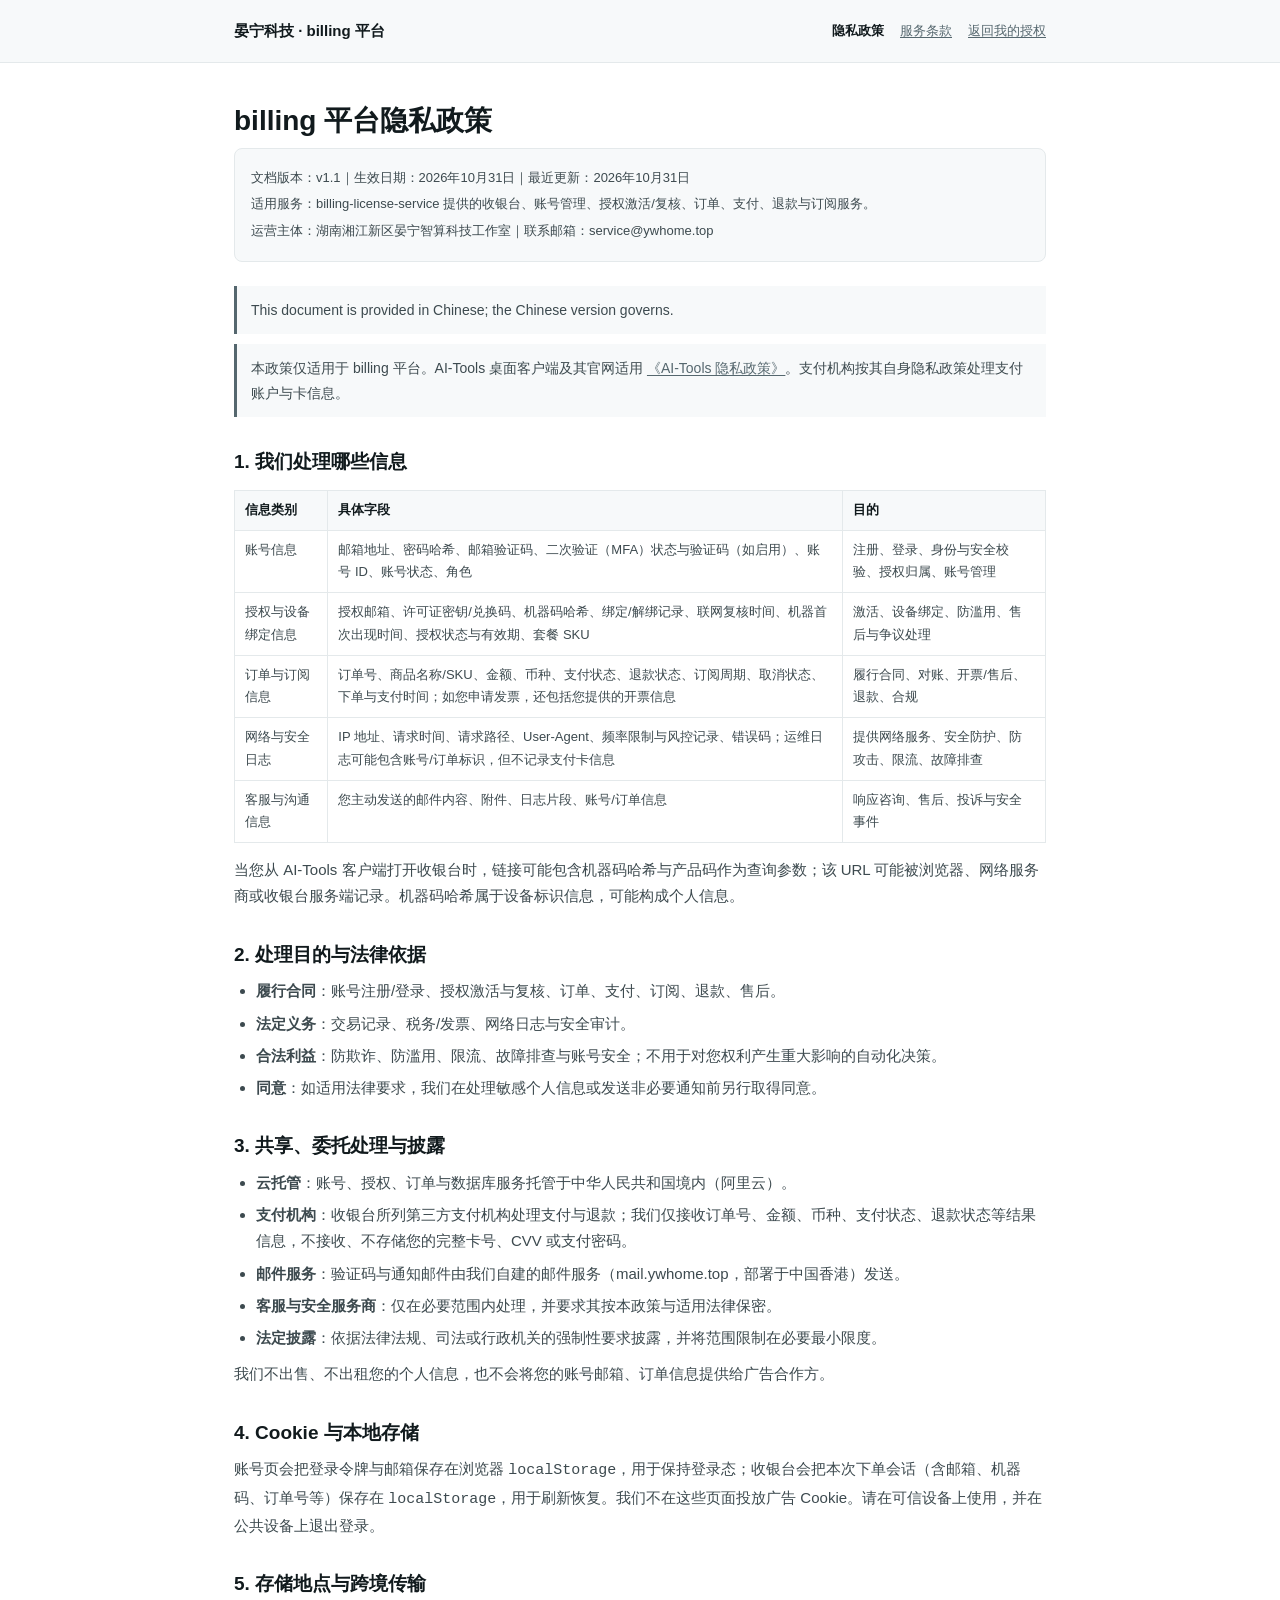
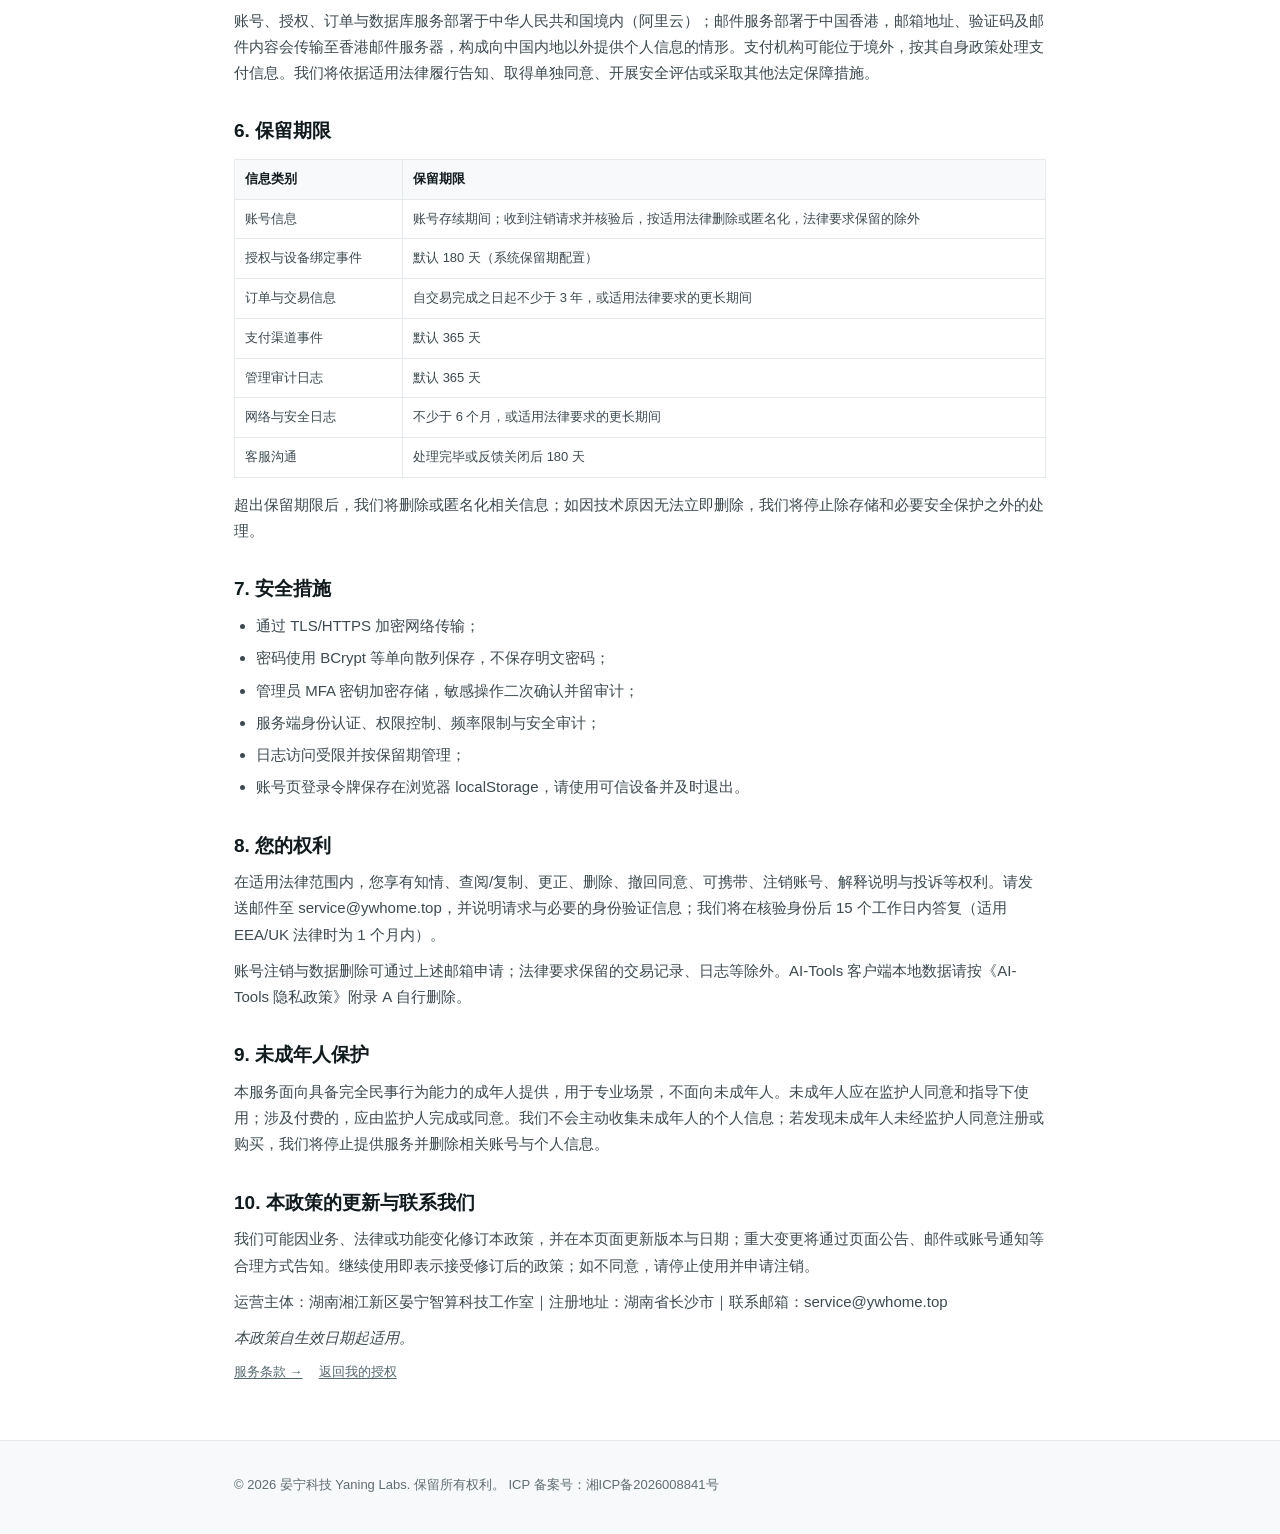
<file: src/main/resources/static/account/legal/privacy.html>
<!DOCTYPE html>
<html lang="zh-CN">
<head>
  <meta charset="UTF-8">
  <meta name="viewport" content="width=device-width, initial-scale=1">
  <meta name="color-scheme" content="light">
  <title>billing 平台隐私政策 · 晏宁科技</title>
  <meta name="description" content="billing 平台隐私政策：账号、授权、订单、支付、退款与订阅信息的处理规则。">
  <link rel="stylesheet" href="legal.css">
</head>
<body>
  <header class="legal-header">
    <div class="legal-header__inner">
      <a class="legal-brand" href="../index.html">晏宁科技 · billing 平台</a>
      <nav class="legal-nav" aria-label="法律文档导航">
        <a href="privacy.html" aria-current="page">隐私政策</a>
        <a href="terms.html">服务条款</a>
        <a href="../index.html">返回我的授权</a>
      </nav>
    </div>
  </header>

  <main class="legal-main">
    <article class="legal-doc">
      <h1>billing 平台隐私政策</h1>

      <div class="legal-meta">
        <p>文档版本：v1.1｜生效日期：2026年10月31日｜最近更新：2026年10月31日</p>
        <p>适用服务：billing-license-service 提供的收银台、账号管理、授权激活/复核、订单、支付、退款与订阅服务。</p>
        <p>运营主体：湖南湘江新区晏宁智算科技工作室｜联系邮箱：service@ywhome.top</p>
      </div>

      <p class="legal-note"><span lang="en">This document is provided in Chinese; the Chinese version governs.</span></p>

      <p class="legal-note">本政策仅适用于 billing 平台。AI-Tools 桌面客户端及其官网适用 <a href="https://www.ywhome.top/legal/privacy.html">《AI-Tools 隐私政策》</a>。支付机构按其自身隐私政策处理支付账户与卡信息。</p>

      <h2>1. 我们处理哪些信息</h2>

      <div class="legal-table-wrap"><table>
        <thead><tr><th>信息类别</th><th>具体字段</th><th>目的</th></tr></thead>
        <tbody>
          <tr><td>账号信息</td><td>邮箱地址、密码哈希、邮箱验证码、二次验证（MFA）状态与验证码（如启用）、账号 ID、账号状态、角色</td><td>注册、登录、身份与安全校验、授权归属、账号管理</td></tr>
          <tr><td>授权与设备绑定信息</td><td>授权邮箱、许可证密钥/兑换码、机器码哈希、绑定/解绑记录、联网复核时间、机器首次出现时间、授权状态与有效期、套餐 SKU</td><td>激活、设备绑定、防滥用、售后与争议处理</td></tr>
          <tr><td>订单与订阅信息</td><td>订单号、商品名称/SKU、金额、币种、支付状态、退款状态、订阅周期、取消状态、下单与支付时间；如您申请发票，还包括您提供的开票信息</td><td>履行合同、对账、开票/售后、退款、合规</td></tr>
          <tr><td>网络与安全日志</td><td>IP 地址、请求时间、请求路径、User-Agent、频率限制与风控记录、错误码；运维日志可能包含账号/订单标识，但不记录支付卡信息</td><td>提供网络服务、安全防护、防攻击、限流、故障排查</td></tr>
          <tr><td>客服与沟通信息</td><td>您主动发送的邮件内容、附件、日志片段、账号/订单信息</td><td>响应咨询、售后、投诉与安全事件</td></tr>
        </tbody>
      </table></div>

      <p>当您从 AI-Tools 客户端打开收银台时，链接可能包含机器码哈希与产品码作为查询参数；该 URL 可能被浏览器、网络服务商或收银台服务端记录。机器码哈希属于设备标识信息，可能构成个人信息。</p>

      <h2>2. 处理目的与法律依据</h2>
      <ul>
        <li><strong>履行合同</strong>：账号注册/登录、授权激活与复核、订单、支付、订阅、退款、售后。</li>
        <li><strong>法定义务</strong>：交易记录、税务/发票、网络日志与安全审计。</li>
        <li><strong>合法利益</strong>：防欺诈、防滥用、限流、故障排查与账号安全；不用于对您权利产生重大影响的自动化决策。</li>
        <li><strong>同意</strong>：如适用法律要求，我们在处理敏感个人信息或发送非必要通知前另行取得同意。</li>
      </ul>

      <h2>3. 共享、委托处理与披露</h2>
      <ul>
        <li><strong>云托管</strong>：账号、授权、订单与数据库服务托管于中华人民共和国境内（阿里云）。</li>
        <li><strong>支付机构</strong>：收银台所列第三方支付机构处理支付与退款；我们仅接收订单号、金额、币种、支付状态、退款状态等结果信息，不接收、不存储您的完整卡号、CVV 或支付密码。</li>
        <li><strong>邮件服务</strong>：验证码与通知邮件由我们自建的邮件服务（mail.ywhome.top，部署于中国香港）发送。</li>
        <li><strong>客服与安全服务商</strong>：仅在必要范围内处理，并要求其按本政策与适用法律保密。</li>
        <li><strong>法定披露</strong>：依据法律法规、司法或行政机关的强制性要求披露，并将范围限制在必要最小限度。</li>
      </ul>
      <p>我们不出售、不出租您的个人信息，也不会将您的账号邮箱、订单信息提供给广告合作方。</p>

      <h2>4. Cookie 与本地存储</h2>
      <p>账号页会把登录令牌与邮箱保存在浏览器 <code>localStorage</code>，用于保持登录态；收银台会把本次下单会话（含邮箱、机器码、订单号等）保存在 <code>localStorage</code>，用于刷新恢复。我们不在这些页面投放广告 Cookie。请在可信设备上使用，并在公共设备上退出登录。</p>

      <h2>5. 存储地点与跨境传输</h2>
      <p>账号、授权、订单与数据库服务部署于中华人民共和国境内（阿里云）；邮件服务部署于中国香港，邮箱地址、验证码及邮件内容会传输至香港邮件服务器，构成向中国内地以外提供个人信息的情形。支付机构可能位于境外，按其自身政策处理支付信息。我们将依据适用法律履行告知、取得单独同意、开展安全评估或采取其他法定保障措施。</p>

      <h2>6. 保留期限</h2>
      <div class="legal-table-wrap"><table>
        <thead><tr><th>信息类别</th><th>保留期限</th></tr></thead>
        <tbody>
          <tr><td>账号信息</td><td>账号存续期间；收到注销请求并核验后，按适用法律删除或匿名化，法律要求保留的除外</td></tr>
          <tr><td>授权与设备绑定事件</td><td>默认 180 天（系统保留期配置）</td></tr>
          <tr><td>订单与交易信息</td><td>自交易完成之日起不少于 3 年，或适用法律要求的更长期间</td></tr>
          <tr><td>支付渠道事件</td><td>默认 365 天</td></tr>
          <tr><td>管理审计日志</td><td>默认 365 天</td></tr>
          <tr><td>网络与安全日志</td><td>不少于 6 个月，或适用法律要求的更长期间</td></tr>
          <tr><td>客服沟通</td><td>处理完毕或反馈关闭后 180 天</td></tr>
        </tbody>
      </table></div>
      <p>超出保留期限后，我们将删除或匿名化相关信息；如因技术原因无法立即删除，我们将停止除存储和必要安全保护之外的处理。</p>

      <h2>7. 安全措施</h2>
      <ul>
        <li>通过 TLS/HTTPS 加密网络传输；</li>
        <li>密码使用 BCrypt 等单向散列保存，不保存明文密码；</li>
        <li>管理员 MFA 密钥加密存储，敏感操作二次确认并留审计；</li>
        <li>服务端身份认证、权限控制、频率限制与安全审计；</li>
        <li>日志访问受限并按保留期管理；</li>
        <li>账号页登录令牌保存在浏览器 localStorage，请使用可信设备并及时退出。</li>
      </ul>

      <h2>8. 您的权利</h2>
      <p>在适用法律范围内，您享有知情、查阅/复制、更正、删除、撤回同意、可携带、注销账号、解释说明与投诉等权利。请发送邮件至 service@ywhome.top，并说明请求与必要的身份验证信息；我们将在核验身份后 15 个工作日内答复（适用 EEA/UK 法律时为 1 个月内）。</p>
      <p>账号注销与数据删除可通过上述邮箱申请；法律要求保留的交易记录、日志等除外。AI-Tools 客户端本地数据请按《AI-Tools 隐私政策》附录 A 自行删除。</p>

      <h2>9. 未成年人保护</h2>
      <p>本服务面向具备完全民事行为能力的成年人提供，用于专业场景，不面向未成年人。未成年人应在监护人同意和指导下使用；涉及付费的，应由监护人完成或同意。我们不会主动收集未成年人的个人信息；若发现未成年人未经监护人同意注册或购买，我们将停止提供服务并删除相关账号与个人信息。</p>

      <h2>10. 本政策的更新与联系我们</h2>
      <p>我们可能因业务、法律或功能变化修订本政策，并在本页面更新版本与日期；重大变更将通过页面公告、邮件或账号通知等合理方式告知。继续使用即表示接受修订后的政策；如不同意，请停止使用并申请注销。</p>
      <p>运营主体：湖南湘江新区晏宁智算科技工作室｜注册地址：湖南省长沙市｜联系邮箱：service@ywhome.top</p>

      <p><em>本政策自生效日期起适用。</em></p>

      <nav class="legal-nav" aria-label="文档切换">
        <a href="terms.html">服务条款 →</a>
        <a href="../index.html">返回我的授权</a>
      </nav>
    </article>
  </main>

  <footer class="legal-footer">
    <div class="legal-footer__inner">
      <p>© 2026 晏宁科技 Yaning Labs. 保留所有权利。 ICP 备案号：湘ICP备2026008841号</p>
    </div>
  </footer>
</body>
</html>
</file>
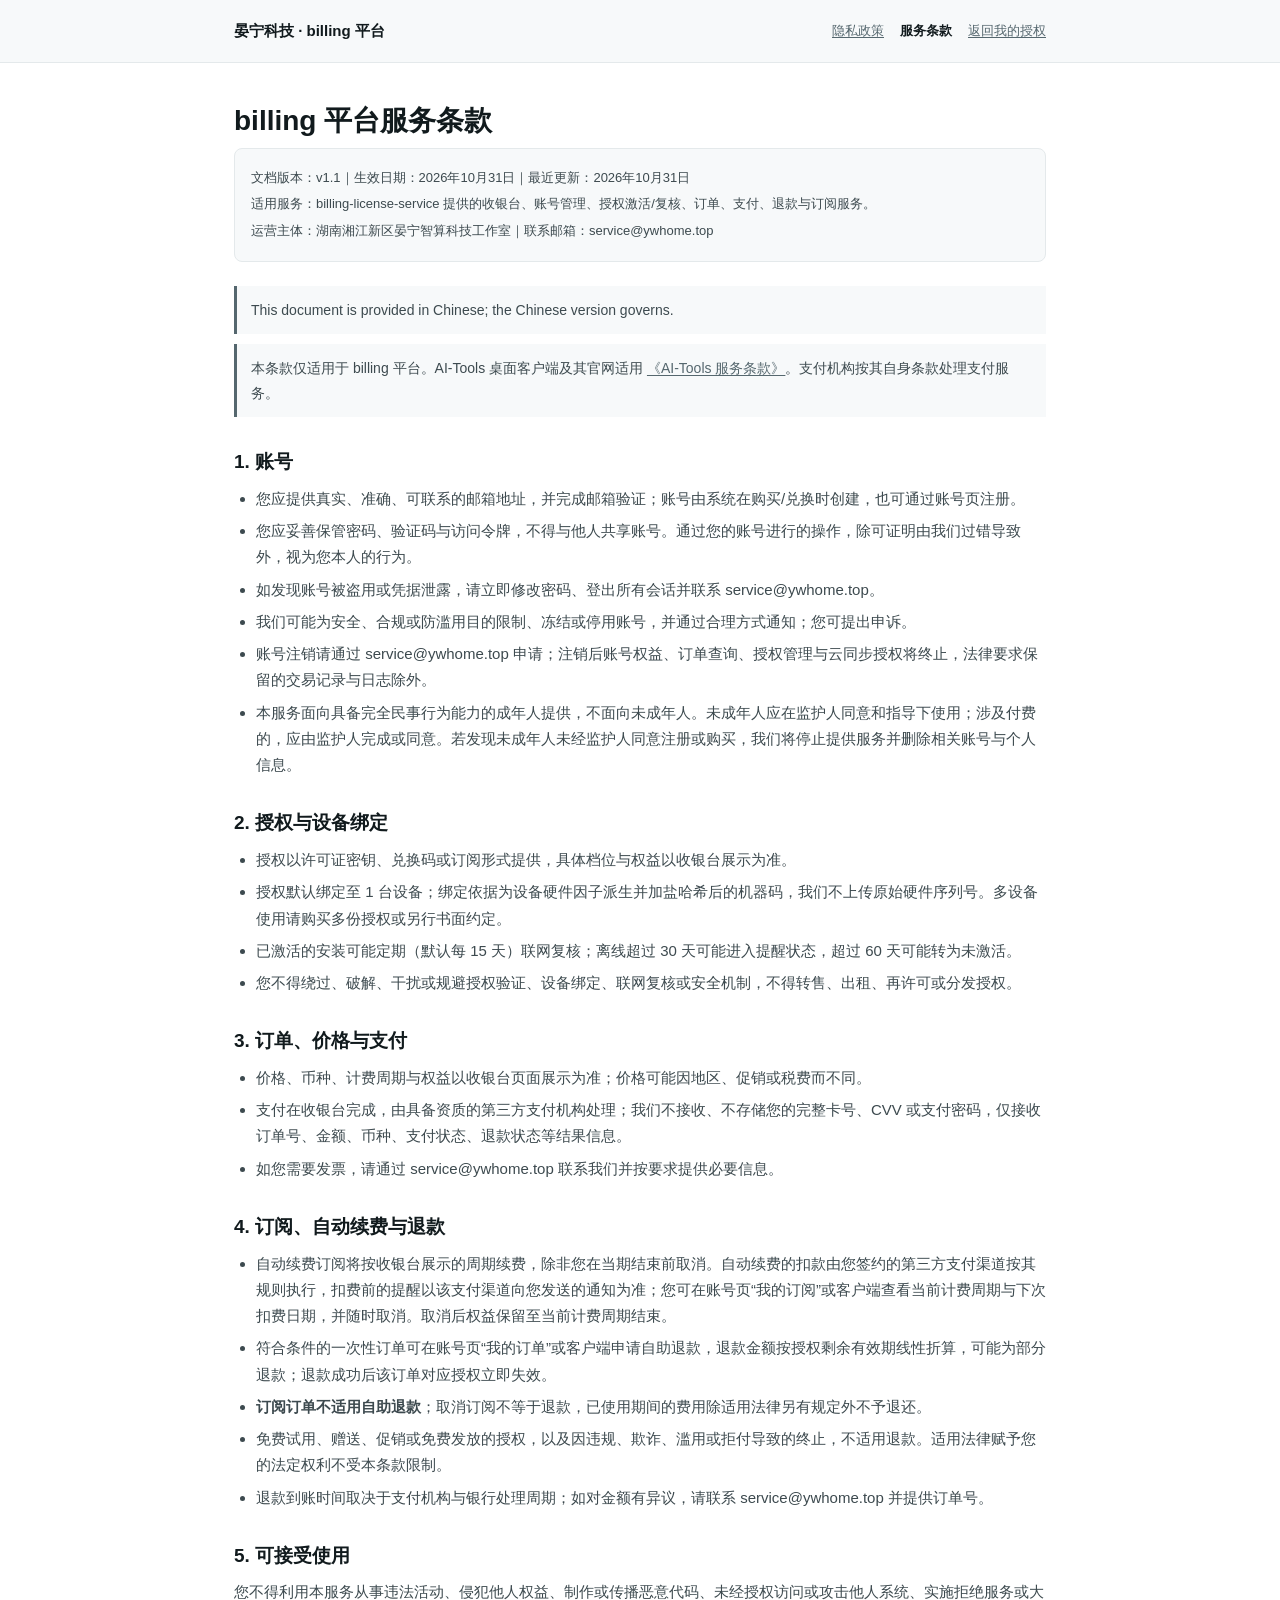
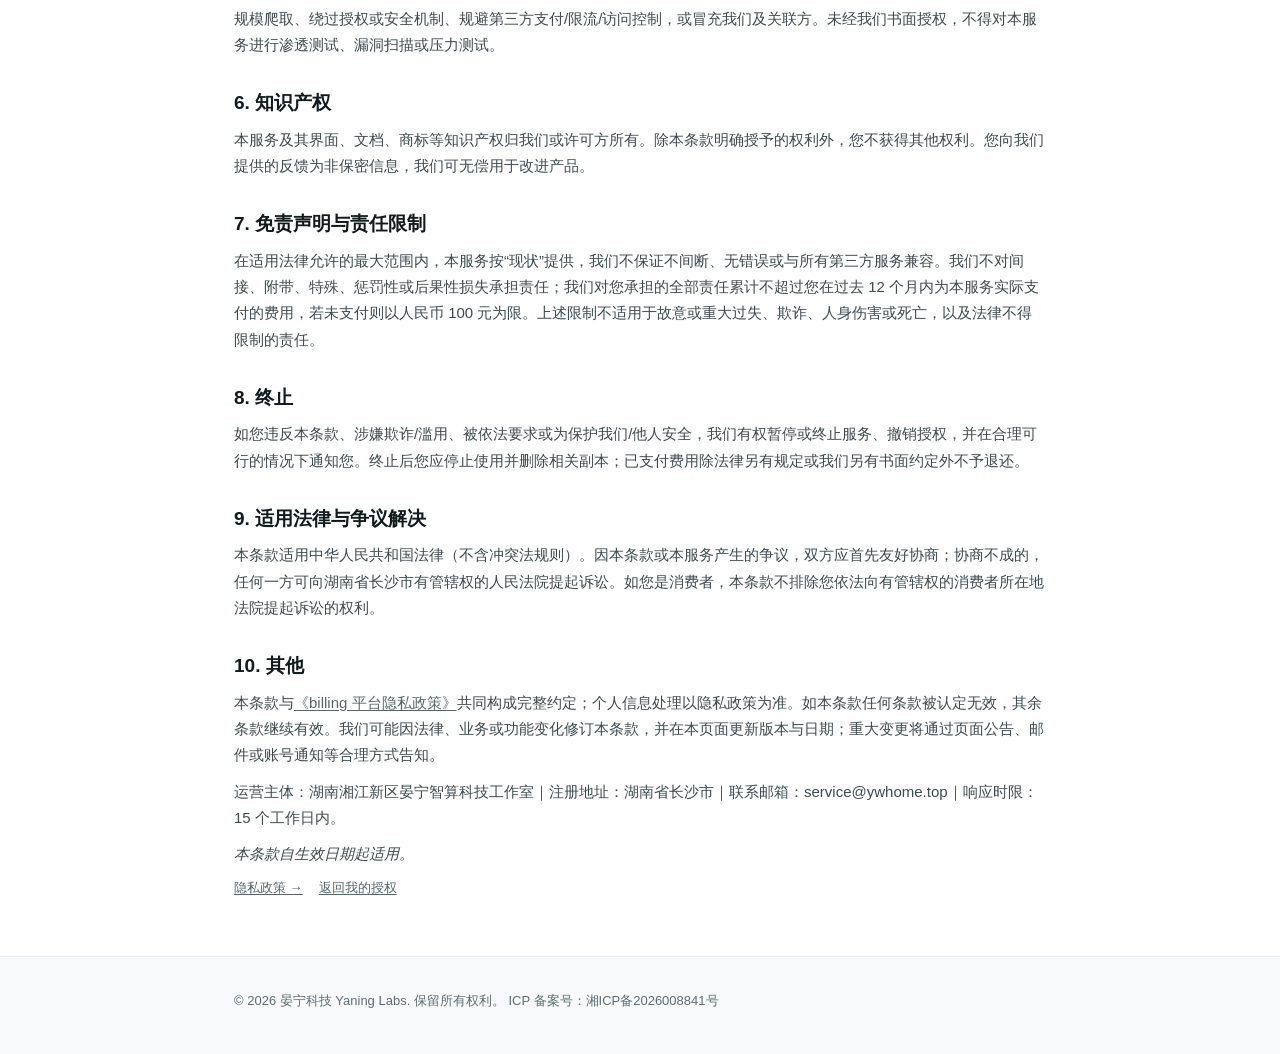
<file: src/main/resources/static/account/legal/terms.html>
<!DOCTYPE html>
<html lang="zh-CN">
<head>
  <meta charset="UTF-8">
  <meta name="viewport" content="width=device-width, initial-scale=1">
  <meta name="color-scheme" content="light">
  <title>billing 平台服务条款 · 晏宁科技</title>
  <meta name="description" content="billing 平台服务条款：账号、授权、订单、支付、订阅、退款与使用规则。">
  <link rel="stylesheet" href="legal.css">
</head>
<body>
  <header class="legal-header">
    <div class="legal-header__inner">
      <a class="legal-brand" href="../index.html">晏宁科技 · billing 平台</a>
      <nav class="legal-nav" aria-label="法律文档导航">
        <a href="privacy.html">隐私政策</a>
        <a href="terms.html" aria-current="page">服务条款</a>
        <a href="../index.html">返回我的授权</a>
      </nav>
    </div>
  </header>

  <main class="legal-main">
    <article class="legal-doc">
      <h1>billing 平台服务条款</h1>

      <div class="legal-meta">
        <p>文档版本：v1.1｜生效日期：2026年10月31日｜最近更新：2026年10月31日</p>
        <p>适用服务：billing-license-service 提供的收银台、账号管理、授权激活/复核、订单、支付、退款与订阅服务。</p>
        <p>运营主体：湖南湘江新区晏宁智算科技工作室｜联系邮箱：service@ywhome.top</p>
      </div>

      <p class="legal-note"><span lang="en">This document is provided in Chinese; the Chinese version governs.</span></p>

      <p class="legal-note">本条款仅适用于 billing 平台。AI-Tools 桌面客户端及其官网适用 <a href="https://www.ywhome.top/legal/terms.html">《AI-Tools 服务条款》</a>。支付机构按其自身条款处理支付服务。</p>

      <h2>1. 账号</h2>
      <ul>
        <li>您应提供真实、准确、可联系的邮箱地址，并完成邮箱验证；账号由系统在购买/兑换时创建，也可通过账号页注册。</li>
        <li>您应妥善保管密码、验证码与访问令牌，不得与他人共享账号。通过您的账号进行的操作，除可证明由我们过错导致外，视为您本人的行为。</li>
        <li>如发现账号被盗用或凭据泄露，请立即修改密码、登出所有会话并联系 service@ywhome.top。</li>
        <li>我们可能为安全、合规或防滥用目的限制、冻结或停用账号，并通过合理方式通知；您可提出申诉。</li>
        <li>账号注销请通过 service@ywhome.top 申请；注销后账号权益、订单查询、授权管理与云同步授权将终止，法律要求保留的交易记录与日志除外。</li>
        <li>本服务面向具备完全民事行为能力的成年人提供，不面向未成年人。未成年人应在监护人同意和指导下使用；涉及付费的，应由监护人完成或同意。若发现未成年人未经监护人同意注册或购买，我们将停止提供服务并删除相关账号与个人信息。</li>
      </ul>

      <h2>2. 授权与设备绑定</h2>
      <ul>
        <li>授权以许可证密钥、兑换码或订阅形式提供，具体档位与权益以收银台展示为准。</li>
        <li>授权默认绑定至 1 台设备；绑定依据为设备硬件因子派生并加盐哈希后的机器码，我们不上传原始硬件序列号。多设备使用请购买多份授权或另行书面约定。</li>
        <li>已激活的安装可能定期（默认每 15 天）联网复核；离线超过 30 天可能进入提醒状态，超过 60 天可能转为未激活。</li>
        <li>您不得绕过、破解、干扰或规避授权验证、设备绑定、联网复核或安全机制，不得转售、出租、再许可或分发授权。</li>
      </ul>

      <h2>3. 订单、价格与支付</h2>
      <ul>
        <li>价格、币种、计费周期与权益以收银台页面展示为准；价格可能因地区、促销或税费而不同。</li>
        <li>支付在收银台完成，由具备资质的第三方支付机构处理；我们不接收、不存储您的完整卡号、CVV 或支付密码，仅接收订单号、金额、币种、支付状态、退款状态等结果信息。</li>
        <li>如您需要发票，请通过 service@ywhome.top 联系我们并按要求提供必要信息。</li>
      </ul>

      <h2>4. 订阅、自动续费与退款</h2>
      <ul>
        <li>自动续费订阅将按收银台展示的周期续费，除非您在当期结束前取消。自动续费的扣款由您签约的第三方支付渠道按其规则执行，扣费前的提醒以该支付渠道向您发送的通知为准；您可在账号页“我的订阅”或客户端查看当前计费周期与下次扣费日期，并随时取消。取消后权益保留至当前计费周期结束。</li>
        <li>符合条件的一次性订单可在账号页“我的订单”或客户端申请自助退款，退款金额按授权剩余有效期线性折算，可能为部分退款；退款成功后该订单对应授权立即失效。</li>
        <li><strong>订阅订单不适用自助退款</strong>；取消订阅不等于退款，已使用期间的费用除适用法律另有规定外不予退还。</li>
        <li>免费试用、赠送、促销或免费发放的授权，以及因违规、欺诈、滥用或拒付导致的终止，不适用退款。适用法律赋予您的法定权利不受本条款限制。</li>
        <li>退款到账时间取决于支付机构与银行处理周期；如对金额有异议，请联系 service@ywhome.top 并提供订单号。</li>
      </ul>

      <h2>5. 可接受使用</h2>
      <p>您不得利用本服务从事违法活动、侵犯他人权益、制作或传播恶意代码、未经授权访问或攻击他人系统、实施拒绝服务或大规模爬取、绕过授权或安全机制、规避第三方支付/限流/访问控制，或冒充我们及关联方。未经我们书面授权，不得对本服务进行渗透测试、漏洞扫描或压力测试。</p>

      <h2>6. 知识产权</h2>
      <p>本服务及其界面、文档、商标等知识产权归我们或许可方所有。除本条款明确授予的权利外，您不获得其他权利。您向我们提供的反馈为非保密信息，我们可无偿用于改进产品。</p>

      <h2>7. 免责声明与责任限制</h2>
      <p>在适用法律允许的最大范围内，本服务按“现状”提供，我们不保证不间断、无错误或与所有第三方服务兼容。我们不对间接、附带、特殊、惩罚性或后果性损失承担责任；我们对您承担的全部责任累计不超过您在过去 12 个月内为本服务实际支付的费用，若未支付则以人民币 100 元为限。上述限制不适用于故意或重大过失、欺诈、人身伤害或死亡，以及法律不得限制的责任。</p>

      <h2>8. 终止</h2>
      <p>如您违反本条款、涉嫌欺诈/滥用、被依法要求或为保护我们/他人安全，我们有权暂停或终止服务、撤销授权，并在合理可行的情况下通知您。终止后您应停止使用并删除相关副本；已支付费用除法律另有规定或我们另有书面约定外不予退还。</p>

      <h2>9. 适用法律与争议解决</h2>
      <p>本条款适用中华人民共和国法律（不含冲突法规则）。因本条款或本服务产生的争议，双方应首先友好协商；协商不成的，任何一方可向湖南省长沙市有管辖权的人民法院提起诉讼。如您是消费者，本条款不排除您依法向有管辖权的消费者所在地法院提起诉讼的权利。</p>

      <h2>10. 其他</h2>
      <p>本条款与<a href="privacy.html">《billing 平台隐私政策》</a>共同构成完整约定；个人信息处理以隐私政策为准。如本条款任何条款被认定无效，其余条款继续有效。我们可能因法律、业务或功能变化修订本条款，并在本页面更新版本与日期；重大变更将通过页面公告、邮件或账号通知等合理方式告知。</p>
      <p>运营主体：湖南湘江新区晏宁智算科技工作室｜注册地址：湖南省长沙市｜联系邮箱：service@ywhome.top｜响应时限：15 个工作日内。</p>

      <p><em>本条款自生效日期起适用。</em></p>

      <nav class="legal-nav" aria-label="文档切换">
        <a href="privacy.html">隐私政策 →</a>
        <a href="../index.html">返回我的授权</a>
      </nav>
    </article>
  </main>

  <footer class="legal-footer">
    <div class="legal-footer__inner">
      <p>© 2026 晏宁科技 Yaning Labs. 保留所有权利。 ICP 备案号：湘ICP备2026008841号</p>
    </div>
  </footer>
</body>
</html>
</file>
<file: src/main/resources/static/checkout/checkout.css>
/* ==========================================================================
   晏宁科技 · 收银台落地页（后端内嵌 /checkout/）专用样式
   自包含：design tokens + 基础布局（后端托管，无 mian/style.css 依赖）；
   仅本页组件与排版在此定义，不覆盖基础样式。
   响应式断点：1024 / 768 / 480
   ========================================================================== */

/* ------------------------------- 设计令牌（来自 mian/style.css :root） ------------------------------- */
:root {
  --brand-50:  #F4F7F8;
  --brand-100: #E6EDEF;
  --brand-200: #CBD8DC;
  --brand-300: #A9BDC3;
  --brand-400: #84979E;
  --brand-500: #647880;
  --brand-600: #55676E;
  --brand-700: #4C5B61;
  --brand-800: #3A474D;
  --brand-900: #263134;

  --ink-1: #111A1D;
  --ink-2: #3D4A4F;
  --ink-3: #5F6D72;
  --line: #E4E9EB;
  --line-strong: #CBD5D9;
  --bg: #FFFFFF;
  --bg-soft: #F7F9FA;

  --success: #3E9C7A;
  --warning: #C9943A;
  --danger: #B4544A;
  --danger-bg: #FBEFEE;

  --font-sans: -apple-system, BlinkMacSystemFont, "Segoe UI", "PingFang SC",
               "Hiragino Sans GB", "Microsoft YaHei", "Helvetica Neue", Arial, sans-serif;
  --font-mono: ui-monospace, SFMono-Regular, Menlo, Consolas, "Liberation Mono", monospace;

  --radius-sm: 6px;
  --radius: 8px;
  --radius-lg: 12px;
  --radius-xl: 16px;

  --shadow-sm: 0 1px 2px rgba(17, 26, 29, .06);
  --shadow: 0 4px 12px rgba(17, 26, 29, .06);
  --shadow-md: 0 10px 28px rgba(17, 26, 29, .09);
  --shadow-lg: 0 24px 60px rgba(17, 26, 29, .12);

  --container: 1120px;
  --gutter: 24px;
  --header-h: 72px;
  --section-py: 96px;

  --ease: cubic-bezier(.22, .61, .36, 1);
  --dur-fast: 160ms;
  --dur: 240ms;
  --dur-slow: 480ms;
}

/* ------------------------------- 基础布局（自包含，替代 mian/style.css） ------------------------------- */
*, *::before, *::after { box-sizing: border-box; }
html { color-scheme: light; -webkit-text-size-adjust: 100%; }
body {
  margin: 0;
  background: var(--bg);
  color: var(--ink-2);
  font-family: var(--font-sans);
  font-size: 16px;
  line-height: 1.7;
  -webkit-font-smoothing: antialiased;
  text-rendering: optimizeLegibility;
}
h1, h2, h3 { margin: 0; color: var(--ink-1); line-height: 1.25; font-weight: 600; }
p { margin: 0; }
ul, dl, dd { margin: 0; padding: 0; list-style: none; }
img { max-width: 100%; height: auto; display: block; }
a { color: var(--brand-700); text-decoration: none; transition: color var(--dur-fast) var(--ease); }
a:hover { color: var(--brand-900); }
:focus-visible { outline: 2px solid var(--brand-700); outline-offset: 2px; border-radius: var(--radius-sm); }
::selection { background: var(--brand-200); color: var(--ink-1); }

.container { width: 100%; max-width: var(--container); margin-inline: auto; padding-inline: var(--gutter); }

.skip-link {
  position: absolute; left: var(--gutter); top: -100px; z-index: 100;
  padding: 10px 16px; background: var(--brand-700); color: #fff;
  border-radius: var(--radius); transition: top var(--dur) var(--ease);
}
.skip-link:focus { top: 12px; color: #fff; }

.site-header { border-bottom: 1px solid var(--line); background: var(--bg); }
.site-header__inner { display: flex; align-items: center; justify-content: space-between; gap: 16px; height: var(--header-h); }
.brand { display: flex; align-items: center; gap: 10px; color: var(--ink-1); font-weight: 600; font-size: 17px; }
.brand__name { color: var(--ink-1); }
.site-header__actions { display: flex; align-items: center; gap: 12px; }
.lang-switch {
  display: inline-flex; align-items: center; gap: 6px; padding: 6px 12px;
  background: var(--bg-soft); border: 1px solid var(--line-strong); border-radius: var(--radius);
  color: var(--ink-2); font-family: inherit; font-size: 13px; cursor: pointer;
  transition: border-color var(--dur-fast) var(--ease);
}
.lang-switch:hover { border-color: var(--brand-400); }
.lang-switch__sep { color: var(--ink-3); }

.btn {
  display: inline-flex; align-items: center; justify-content: center; gap: 8px;
  padding: 11px 18px; border: 1px solid transparent; border-radius: var(--radius);
  font-family: inherit; font-size: 15px; font-weight: 600; line-height: 1.2; cursor: pointer;
  transition: background-color var(--dur-fast) var(--ease), border-color var(--dur-fast) var(--ease), color var(--dur-fast) var(--ease);
}
.btn--primary { background: var(--brand-700); color: #fff; }
.btn--primary:hover { background: var(--brand-800); color: #fff; }
.btn--ghost { background: var(--bg); color: var(--ink-2); border-color: var(--line-strong); }
.btn--ghost:hover { border-color: var(--brand-400); color: var(--ink-1); }
.btn--sm { padding: 8px 12px; font-size: 13px; }
.btn:disabled { opacity: .65; cursor: progress; }

.site-footer { margin-top: 48px; padding: 28px 0; border-top: 1px solid var(--line); background: var(--bg-soft); }
.site-footer__bottom { display: flex; flex-wrap: wrap; align-items: center; justify-content: space-between; gap: 10px; color: var(--ink-3); font-size: 13px; }
.site-footer__bottom a { color: var(--ink-3); }
.site-footer__bottom a:hover { color: var(--brand-700); }

/* 局部语义色：基础令牌未提供「危险」色，本页错误态需要，故仅在本页作用域内补充 */
.checkout {
  --danger: #B4544A;
  --danger-bg: #FBEFEE;
}

.checkout { padding-block: 40px 88px; }

.checkout__inner {
  display: grid;
  grid-template-columns: minmax(0, 1fr) 320px;
  gap: 32px;
  align-items: start;
}
.checkout__main { min-width: 0; }

.checkout__eyebrow {
  margin-bottom: 12px;
  color: var(--brand-600);
  font-size: 13px;
  font-weight: 600;
  letter-spacing: .08em;
}
.checkout__title { font-size: clamp(24px, 3vw, 32px); }
.checkout__sub {
  margin-top: 12px;
  max-width: 62ch;
  color: var(--ink-3);
  font-size: 16px;
}

/* --------------------------------- 步骤条 -------------------------------- */
.steps {
  display: flex;
  flex-wrap: wrap;
  gap: 10px 24px;
  margin: 28px 0 24px;
}
.steps__item {
  display: flex;
  align-items: center;
  gap: 8px;
  color: var(--ink-3);
  font-size: 13px;
}
.steps__num {
  display: grid;
  place-items: center;
  width: 24px;
  height: 24px;
  border: 1px solid var(--line-strong);
  border-radius: 50%;
  background: var(--bg);
  color: var(--ink-3);
  font-size: 12px;
  font-weight: 600;
  transition: background-color var(--dur-fast) var(--ease),
              border-color var(--dur-fast) var(--ease),
              color var(--dur-fast) var(--ease);
}
.steps__item.is-active { color: var(--brand-800); font-weight: 600; }
.steps__item.is-active .steps__num {
  background: var(--brand-700);
  border-color: var(--brand-700);
  color: #fff;
}
.steps__item.is-done { color: var(--success); }
.steps__item.is-done .steps__num {
  background: var(--success);
  border-color: var(--success);
  color: #fff;
}

/* --------------------------------- 面板 --------------------------------- */
.panel {
  padding: 24px;
  background: var(--bg);
  border: 1px solid var(--line);
  border-radius: var(--radius-lg);
  box-shadow: var(--shadow-sm);
}
.panel + .panel { margin-top: 16px; }
.panel__title { font-size: 18px; }
.panel__desc { margin-top: 8px; color: var(--ink-3); font-size: 14px; }
.panel__actions { margin-top: 24px; }

/* -------------------------------- 档位选择 ------------------------------- */
.plan-field { margin: 0; padding: 0; border: 0; }
#orderForm .plan-field { margin-top: 16px; }
.plan-field__legend {
  padding: 0;
  margin-bottom: 12px;
  color: var(--ink-1);
  font-size: 15px;
  font-weight: 600;
}
.plan-list {
  display: grid;
  grid-template-columns: repeat(auto-fit, minmax(232px, 1fr));
  gap: 12px;
}
.plan-field__note {
  margin-top: 12px;
  color: var(--ink-3);
  font-size: 13px;
}

.plan-card {
  position: relative;
  display: block;
  height: 100%;
  padding: 18px;
  background: var(--bg);
  border: 1px solid var(--line-strong);
  border-radius: var(--radius-lg);
  cursor: pointer;
  transition: border-color var(--dur-fast) var(--ease),
              background-color var(--dur-fast) var(--ease),
              box-shadow var(--dur-fast) var(--ease);
}
.plan-card:hover { border-color: var(--brand-400); box-shadow: var(--shadow); }
.plan-card__input {
  position: absolute;
  width: 1px;
  height: 1px;
  margin: 0;
  opacity: 0;
}
.plan-card__input:focus-visible + .plan-card__body {
  outline: 2px solid var(--brand-700);
  outline-offset: 4px;
  border-radius: var(--radius);
}
.plan-card.is-selected {
  background: var(--brand-50);
  border-color: var(--brand-700);
  box-shadow: inset 0 0 0 1px var(--brand-700);
}
.plan-card__body {
  display: flex;
  flex-direction: column;
  height: 100%;
}
.plan-card__head {
  display: flex;
  align-items: center;
  justify-content: flex-start;
  gap: 8px;
}
.plan-card__name { color: var(--ink-1); font-size: 15px; font-weight: 600; }
.plan-card__tier {
  padding: 2px 8px;
  background: var(--brand-100);
  border-radius: var(--radius-sm);
  color: var(--brand-700);
  font-size: 11px;
  font-weight: 600;
}
.plan-card__badge {
  position: absolute;
  top: 12px;
  right: 12px;
  display: inline-block;
  padding: 2px 8px;
  background: var(--brand-700);
  border-radius: var(--radius-sm);
  color: #fff;
  font-size: 11px;
  font-weight: 600;
}
.plan-card__amount {
  display: block;
  margin-top: 12px;
  color: var(--ink-1);
  font-size: 26px;
  font-weight: 600;
  line-height: 1.2;
}
.plan-card__unit {
  display: inline-block;
  align-self: flex-start;
  margin-top: 10px;
  padding: 3px 10px;
  background: var(--brand-50);
  border: 1px solid var(--brand-200);
  border-radius: var(--radius-sm);
  color: var(--brand-700);
  font-size: 12px;
  line-height: 1.5;
}
.plan-card__providers {
  display: block;
  margin-top: 8px;
  color: var(--ink-3);
  font-size: 12px;
  line-height: 1.5;
}
.plan-card.is-unavailable {
  opacity: .55;
  cursor: not-allowed;
}
.plan-card.is-unavailable .plan-card__providers {
  color: var(--ink-2);
  font-weight: 600;
}
.plan-card__desc {
  display: block;
  margin-top: 10px;
  color: var(--ink-3);
  font-size: 13px;
}

/* --------------------------------- 表单 --------------------------------- */
.field { margin-top: 24px; }
.field__label {
  display: block;
  margin-bottom: 6px;
  color: var(--ink-1);
  font-size: 14px;
  font-weight: 600;
}
.field__input {
  width: 100%;
  padding: 11px 14px;
  background: var(--bg);
  border: 1px solid var(--line-strong);
  border-radius: var(--radius);
  color: var(--ink-1);
  font-family: inherit;
  font-size: 15px;
  line-height: 1.5;
  transition: border-color var(--dur-fast) var(--ease), box-shadow var(--dur-fast) var(--ease);
}
.field__input::placeholder { color: var(--brand-300); }
.field__input:hover { border-color: var(--brand-400); }
.field__input:focus-visible {
  outline: none;
  border-color: var(--brand-700);
  box-shadow: 0 0 0 3px var(--brand-100);
}
.field__input[aria-invalid="true"] { border-color: var(--danger); }
.field__hint { margin-top: 6px; color: var(--ink-3); font-size: 13px; }
.field__error { margin-top: 6px; color: var(--danger); font-size: 13px; }

.machine-box {
  margin-top: 24px;
  padding: 14px 16px;
  background: var(--bg-soft);
  border: 1px solid var(--line);
  border-radius: var(--radius);
}
.machine-box__label { color: var(--ink-3); font-size: 12px; }
.machine-box__value {
  margin-top: 2px;
  color: var(--ink-1);
  font-family: var(--font-mono);
  font-size: 13px;
  word-break: break-all;
}
.machine-box__hint { margin-top: 6px; color: var(--ink-3); font-size: 12.5px; }

.form-note { margin-top: 20px; color: var(--ink-3); font-size: 13px; }
.form-legal { margin-top: 8px; color: var(--ink-3); font-size: 12px; line-height: 1.7; }
.form-legal a { color: var(--accent, #2563eb); text-decoration: underline; }

/* ------------------------------- 支付方式 ------------------------------- */
.provider-list { display: grid; gap: 10px; margin-top: 16px; }
.provider-item {
  display: flex;
  align-items: center;
  justify-content: space-between;
  gap: 12px;
  width: 100%;
  padding: 14px 16px;
  background: var(--bg);
  border: 1px solid var(--line-strong);
  border-radius: var(--radius);
  color: var(--ink-2);
  font-family: inherit;
  font-size: 15px;
  text-align: left;
  cursor: pointer;
  transition: border-color var(--dur-fast) var(--ease), box-shadow var(--dur-fast) var(--ease);
}
.provider-item:hover { border-color: var(--brand-400); box-shadow: var(--shadow); }
.provider-item[disabled] { opacity: .65; cursor: progress; }
.provider-item__label { color: var(--ink-1); font-weight: 600; }
.provider-item__note { margin-top: 2px; color: var(--ink-3); font-size: 12.5px; }
.provider-item__arrow { color: var(--brand-500); font-size: 18px; line-height: 1; }

/* ------------------------------ 提示条 / 错误 ----------------------------- */
.notice {
  margin-top: 16px;
  padding: 12px 14px;
  border: 1px solid var(--line-strong);
  border-radius: var(--radius);
  background: var(--bg-soft);
  color: var(--ink-2);
  font-size: 13.5px;
}
.notice--warn { border-color: #E7D2A8; background: #FDF7EC; color: #6F5518; }
.notice--error { border-color: #E7C0BC; background: var(--danger-bg); color: #7B2F26; }
.notice--busy { display: flex; align-items: center; gap: 10px; }

.error-box { margin-top: 16px; }
.error-box__detail {
  margin-top: 10px;
  padding: 10px 12px;
  background: var(--bg-soft);
  border-radius: var(--radius-sm);
  color: var(--ink-3);
  font-size: 12.5px;
  word-break: break-word;
}

/* -------------------------------- 支付展示 ------------------------------- */
.pay-box { display: grid; gap: 16px; }
.qr-box { display: flex; flex-wrap: wrap; gap: 20px; align-items: flex-start; }
.qr-box__canvas {
  width: 176px;
  height: 176px;
  padding: 8px;
  background: #fff;
  border: 1px solid var(--line-strong);
  border-radius: var(--radius);
}
.qr-box__svg { width: 100%; height: 100%; display: block; }
.qr-box__aside { flex: 1 1 220px; min-width: 0; }
.qr-link {
  display: block;
  margin-top: 8px;
  padding: 10px 12px;
  background: var(--bg-soft);
  border: 1px solid var(--line);
  border-radius: var(--radius-sm);
  color: var(--ink-2);
  font-family: var(--font-mono);
  font-size: 12px;
  word-break: break-all;
}
.qr-actions { display: flex; flex-wrap: wrap; gap: 8px; margin-top: 12px; }

.spinner {
  width: 16px;
  height: 16px;
  border: 2px solid var(--brand-200);
  border-top-color: var(--brand-700);
  border-radius: 50%;
  animation: ck-spin .8s linear infinite;
}
@keyframes ck-spin { to { transform: rotate(360deg); } }

/* -------------------------------- 结果区 -------------------------------- */
.result__title { display: flex; align-items: center; gap: 10px; font-size: 19px; }
.result__badge {
  display: inline-grid;
  place-items: center;
  width: 26px;
  height: 26px;
  background: var(--success);
  border-radius: 50%;
  color: #fff;
  font-size: 14px;
  font-weight: 700;
}
.result__desc { margin-top: 10px; color: var(--ink-3); font-size: 14px; }
.result__steps { margin-top: 14px; padding-left: 20px; list-style: decimal; color: var(--ink-2); font-size: 14px; }
.result__steps li { line-height: 1.8; }
.result__next { margin-top: 24px; font-size: 15px; }

.code-block {
  margin-top: 16px;
  padding: 14px 16px;
  background: var(--bg-soft);
  border: 1px solid var(--line);
  border-radius: var(--radius);
  max-height: 220px;
  overflow: auto;
}
.code-block code {
  display: block;
  color: var(--ink-1);
  font-family: var(--font-mono);
  font-size: 12.5px;
  line-height: 1.7;
  word-break: break-all;
  white-space: pre-wrap;
}
.code-copy { margin-top: 12px; }

/* ------------------------------- 档位分组 ------------------------------- */
.plan-list { display: block; }
.plan-group { list-style: none; }
.plan-group + .plan-group { margin-top: 20px; }
.plan-group-title {
  display: flex;
  align-items: center;
  gap: 10px;
  margin: 18px 0 10px;
  color: var(--ink-1);
  font-size: 13px;
  font-weight: 700;
}
.plan-group-title::after {
  content: "";
  flex: 1;
  height: 1px;
  background: var(--line);
}
.plan-group .plan-list {
  display: grid;
  grid-template-columns: repeat(auto-fit, minmax(232px, 1fr));
  gap: 12px;
}
.plan-card__unavailable-hint {
  display: block;
  margin-top: 6px;
  color: var(--brand-700);
  font-size: 12px;
  font-weight: 600;
}

/* ------------------------------- 支付方式卡片 ------------------------------- */
.region-row {
  display: flex;
  align-items: center;
  gap: 12px;
  flex-wrap: wrap;
  margin-bottom: 16px;
}
.region-chip {
  display: inline-flex;
  align-items: center;
  gap: 8px;
  padding: 6px 12px;
  border: 1px solid var(--brand-200);
  border-radius: 999px;
  background: var(--brand-50);
  color: var(--brand-700);
  font-size: 12px;
  font-weight: 600;
}
.region-row__note { margin: 0; color: var(--ink-3); font-size: 12.5px; }
.provider-card {
  display: flex;
  align-items: center;
  gap: 14px;
  width: 100%;
  padding: 14px 16px;
  border: 1px solid var(--line-strong);
  border-radius: var(--radius-lg);
  background: var(--bg);
  font-family: inherit;
  text-align: left;
  cursor: pointer;
  transition: border-color var(--dur-fast) var(--ease), box-shadow var(--dur-fast) var(--ease);
}
.provider-card:hover { border-color: var(--brand-500); box-shadow: var(--shadow); }
.provider-card[disabled] { opacity: .65; cursor: progress; }
.provider-card__icon {
  flex: none;
  display: grid;
  place-items: center;
  width: 40px;
  height: 40px;
  border-radius: 10px;
  color: #fff;
  font-size: 16px;
  font-weight: 700;
}
.provider-card__name { display: block; color: var(--ink-1); font-size: 15px; font-weight: 700; }
.provider-card__note { display: block; margin-top: 2px; color: var(--ink-3); font-size: 12px; }
.provider-card__amount { display: flex; align-items: center; gap: 12px; margin-left: auto; text-align: right; }
.provider-card__price { color: var(--ink-1); font-size: 16px; font-weight: 700; }
.provider-card__arrow { color: var(--brand-500); font-size: 18px; }
.recap {
  margin-top: 16px;
  padding: 14px 16px;
  border: 1px dashed var(--line-strong);
  border-radius: var(--radius-lg);
  background: var(--bg-soft);
  font-size: 13px;
}
.recap__row { display: flex; justify-content: space-between; gap: 12px; padding: 5px 0; }
.recap__row span { color: var(--ink-3); }
.recap__row b { color: var(--ink-1); text-align: right; }
.linklike {
  border: 0;
  background: none;
  padding: 0;
  color: var(--brand-700);
  font-family: inherit;
  font-size: 13px;
  cursor: pointer;
  text-decoration: underline;
  text-underline-offset: 3px;
}
.linklike:hover { color: var(--brand-900); }

/* ------------------------------- 倒计时 ------------------------------- */
.cd-row { display: flex; align-items: center; gap: 12px; margin: 4px 0 16px; }
.cd-row__label { color: var(--ink-3); font-size: 13px; white-space: nowrap; }
.cd-text { color: var(--ink-1); font-family: var(--font-mono); font-size: 14px; font-weight: 700; }
.cd-bar { flex: 1; height: 6px; border-radius: 999px; background: var(--brand-100); overflow: hidden; }
.cd-bar__fill { display: block; height: 100%; width: 100%; border-radius: 999px; background: var(--brand-700); transition: width 1s linear; }
.cd-row.is-urgent .cd-bar__fill { background: var(--danger); }

/* ------------------------------- toast ------------------------------- */
.toast-wrap {
  position: fixed;
  left: 50%;
  bottom: 28px;
  z-index: 200;
  display: flex;
  flex-direction: column;
  align-items: center;
  gap: 8px;
  transform: translateX(-50%);
  pointer-events: none;
}
.toast {
  max-width: 80vw;
  padding: 10px 18px;
  border-radius: 10px;
  background: var(--ink-1);
  color: #fff;
  font-size: 13px;
  box-shadow: var(--shadow-lg);
  animation: ck-toast-in .22s var(--ease);
}
.toast.is-out { opacity: 0; transition: opacity .25s; }
@keyframes ck-toast-in { from { opacity: 0; transform: translateY(8px); } to { opacity: 1; transform: none; } }

/* ------------------------------- 骨架屏 ------------------------------- */
.sk-wrap { display: block; }
.sk-row { display: flex; gap: 12px; align-items: center; padding: 14px 16px; border: 1px solid var(--line); border-radius: var(--radius-lg); margin-top: 12px; }
.sk {
  height: 13px;
  flex: 1;
  border-radius: 6px;
  background: linear-gradient(90deg, #EDF1F2 25%, #F7F9FA 50%, #EDF1F2 75%);
  background-size: 200% 100%;
  animation: ck-sk-move 1.2s linear infinite;
}
@keyframes ck-sk-move { to { background-position: -200% 0; } }
@media (prefers-reduced-motion: reduce) {
  .sk { animation: none; }
  .cd-bar__fill { transition: none; }
}

/* ------------------------------- 徽标 ------------------------------- */
.badge {
  display: inline-flex;
  align-items: center;
  padding: 2px 9px;
  border-radius: 999px;
  font-size: 11.5px;
  font-weight: 600;
  line-height: 1.6;
  white-space: nowrap;
}
.badge--ok { background: #E4F3EC; color: #256B51; }
.badge--warn { background: #FBF3E2; color: #8A6216; }
.badge--danger { background: #F9E9E7; color: #8E3A31; }
.badge--muted { background: #EEF1F2; color: #5F6D72; }

/* ------------------------------- 摘要/机器码补充 ------------------------------- */
.machine-box__top { display: flex; align-items: flex-start; justify-content: space-between; gap: 12px; }
#stage:focus { outline: none; }
#stage:focus-visible { outline: 2px solid var(--brand-700); outline-offset: 4px; }

.summary {
  padding: 20px;
  background: var(--bg-soft);
  border: 1px solid var(--line);
  border-radius: var(--radius-lg);
}
.summary__title { font-size: 15px; }
.summary__list { margin-top: 14px; }
.summary__row {
  display: flex;
  justify-content: space-between;
  gap: 12px;
  padding: 8px 0;
  border-top: 1px solid var(--line);
  font-size: 13.5px;
}
.summary__row:first-child { border-top: 0; }
.summary__row dt { color: var(--ink-3); white-space: nowrap; }
.summary__row dd {
  margin: 0;
  color: var(--ink-1);
  font-weight: 600;
  text-align: right;
  word-break: break-all;
}
.summary__foot { margin-top: 14px; color: var(--ink-3); font-size: 13px; }

/* -------------------------------- 工具类 -------------------------------- */
[hidden] { display: none !important; }

.sr-only {
  position: absolute;
  width: 1px;
  height: 1px;
  padding: 0;
  margin: -1px;
  overflow: hidden;
  clip: rect(0, 0, 0, 0);
  white-space: nowrap;
  border: 0;
}

.noscript-note {
  margin: 24px auto;
  padding: 14px 16px;
  border: 1px solid #E7D2A8;
  border-radius: var(--radius);
  background: #FDF7EC;
  color: #6F5518;
  font-size: 14px;
}

/* -------------------------------- 响应式 -------------------------------- */
@media (max-width: 1024px) {
  .checkout__inner { grid-template-columns: 1fr; gap: 24px; }
  .summary { order: -1; }
}

@media (max-width: 768px) {
  :root { --gutter: 20px; }
  .checkout { padding-block: 28px 64px; }
  .panel { padding: 20px; }
  .plan-list { grid-template-columns: 1fr; }
  .qr-box { flex-direction: column; }
  .qr-box__aside { width: 100%; }
}

@media (max-width: 480px) {
  .checkout { padding-block: 20px 48px; }
  .panel { padding: 16px; }
  .steps { gap: 8px 14px; }
  .summary__row { flex-direction: column; gap: 2px; }
  .summary__row dd { text-align: left; }
}

/* ---------------------------- 动效降级（无障碍） ---------------------------- */
@media (prefers-reduced-motion: reduce) {
  .spinner { animation-duration: 1.6s; }
  .plan-card,
  .provider-item,
  .steps__num { transition-duration: .01ms; }
}

/* 花呗分期选择（仅支付宝） */
.installment-row {
  margin: -4px 0 14px;
}

.installment-row label {
  display: flex;
  align-items: center;
  gap: 8px;
  font-size: 13px;
  color: var(--muted, #5b6b73);
}

.installment-row select {
  padding: 6px 10px;
  border: 1px solid var(--line, #cbd5dc);
  border-radius: 8px;
  background: #fff;
  color: inherit;
  font: inherit;
}
</file>
<file: src/main/resources/static/account/account.css>
/* ==========================================================================
   晏宁科技 · 我的授权页（后端内嵌 /account/，U2）页面专属样式
   设计令牌与通用组件（btn/field/panel/site-header 等）复用 ../checkout/checkout.css，
   本文件只定义本页布局与资产表格组件。
   ========================================================================== */

/* ------------------------------- 页面骨架 ------------------------------- */
.account { padding: 48px 0 64px; }
.account__inner { max-width: 960px; }

.account__eyebrow {
  margin: 0 0 8px;
  color: var(--brand-600);
  font-size: 13px;
  font-weight: 600;
  letter-spacing: .08em;
  text-transform: uppercase;
}
.account__title { margin: 0; font-size: 30px; line-height: 1.25; color: var(--ink-1); }
.account__sub { margin: 10px 0 0; color: var(--ink-3); font-size: 15px; }

/* 登录卡片与资产区块共用纵向节奏 */
.auth-panel { margin-top: 28px; max-width: 520px; }
.asset-panel { margin-top: 24px; }

/* 无脚本环境（js 类由 index.html 内联脚本添加）才隐藏登录后视图 */
html:not(.js) #contentPanel { display: block; }

/* ------------------------------- 用户栏 ------------------------------- */
.userbar {
  margin-top: 28px;
  display: flex;
  align-items: center;
  justify-content: space-between;
  gap: 16px;
}
.userbar__email { margin: 0; color: var(--ink-2); font-size: 14px; word-break: break-all; }

/* ------------------------------- 表单辅助 ------------------------------- */
.linklike {
  background: none;
  border: 0;
  padding: 0;
  color: var(--brand-600);
  font: inherit;
  font-size: 13px;
  cursor: pointer;
  text-decoration: underline;
  text-underline-offset: 2px;
}

/* 登录/注册前的法律文档同意（必选） */
.legal-consent {
  display: flex;
  align-items: flex-start;
  gap: 8px;
  margin: 12px 0 0;
  color: var(--ink-3);
  font-size: 13px;
  line-height: 1.6;
}
.legal-consent input {
  flex: 0 0 auto;
  margin: 4px 0 0;
}
.legal-consent a {
  color: var(--brand-600);
  text-decoration: underline;
  text-underline-offset: 2px;
}
.linklike:hover { color: var(--brand-800); }

.form-error { margin: 12px 0 0; color: var(--danger); font-size: 13px; }

.code-row { display: flex; gap: 12px; }
.code-row .field__input { flex: 1; min-width: 0; }
.code-row .btn { flex: none; white-space: nowrap; }

/* ------------------------------- 资产表格 ------------------------------- */
.table-wrap {
  margin-top: 16px;
  overflow-x: auto;
  border: 1px solid var(--line);
  border-radius: var(--radius);
}
.asset-table {
  width: 100%;
  border-collapse: collapse;
  font-size: 14px;
}
.asset-table th,
.asset-table td {
  padding: 12px 16px;
  text-align: left;
  border-bottom: 1px solid var(--line);
  vertical-align: top;
}
.asset-table thead th {
  background: var(--bg-soft);
  color: var(--ink-3);
  font-size: 12px;
  font-weight: 600;
  white-space: nowrap;
}
.asset-table tbody tr:last-child td { border-bottom: 0; }
.asset-table tbody tr:hover { background: var(--brand-50); }

/* 许可证列：等宽字体 + 复制按钮 */
.key-cell { display: flex; align-items: center; gap: 8px; white-space: nowrap; }
.key-cell code {
  font-family: var(--font-mono);
  font-size: 13px;
  color: var(--ink-1);
}
.copy-btn {
  padding: 2px 8px;
  border: 1px solid var(--line-strong);
  border-radius: var(--radius-sm);
  background: var(--bg);
  color: var(--ink-3);
  font-size: 12px;
  cursor: pointer;
}
.copy-btn:hover { color: var(--brand-700); border-color: var(--brand-300); }

/* 设备列的解绑入口（plan-7.0 决策 B6）：与复制按钮同规格，hover 用危险色以示「会断开设备」 */
.unbind-cell { display: inline-flex; align-items: center; gap: 8px; white-space: nowrap; }
.unbind-btn {
  padding: 2px 8px;
  border: 1px solid var(--line-strong);
  border-radius: var(--radius-sm);
  background: var(--bg);
  color: var(--ink-3);
  font-size: 12px;
  cursor: pointer;
}
.unbind-btn:hover { color: var(--danger); border-color: var(--danger); }
.unbind-btn[disabled] { opacity: .6; cursor: default; }

.mono { font-family: var(--font-mono); font-size: 13px; }
.muted { color: var(--ink-3); }

/* 状态徽标：语义色随令牌（success/warning/danger 均来自 checkout.css） */
.badge {
  display: inline-block;
  padding: 2px 10px;
  border-radius: 999px;
  font-size: 12px;
  font-weight: 600;
  white-space: nowrap;
}
.badge--ok { background: #E7F3EE; color: var(--success); }
.badge--warn { background: #F9F1E2; color: var(--warning); }
.badge--danger { background: var(--danger-bg); color: var(--danger); }
.badge--muted { background: var(--bg-soft); color: var(--ink-3); }

.empty-note { margin: 16px 0 0; color: var(--ink-3); font-size: 14px; }
.asset-error { margin: 12px 0 0; color: var(--danger); font-size: 13px; }

/* 强制改密提示（plan-7.0 / Q3）：管理员代重置后唯一的醒目入口指引 */
.force-note {
  margin: 12px 0 0;
  padding: 10px 12px;
  border: 1px solid var(--warning, #B8860B);
  border-radius: var(--radius-sm, 8px);
  background: #F9F1E2;
  color: var(--ink-1);
  font-size: 14px;
}

/* 修改密码区块：表单宽度收敛，与登录卡片观感一致 */
#changePwdForm .field { max-width: 360px; }
#changePwdForm .panel__actions { margin-top: 16px; }

/* --------------------------- 退款入口与确认弹层（plan-4.1） --------------------------- */
/* 订单行「操作」列：按钮 + 折算后可退金额提示 */
.refund-cell { display: flex; flex-direction: column; align-items: flex-start; gap: 6px; }
.refund-btn {
  padding: 4px 10px;
  border: 1px solid var(--line-strong);
  border-radius: var(--radius-sm);
  background: var(--bg);
  color: var(--ink-2);
  font-size: 12px;
  cursor: pointer;
  white-space: nowrap;
}
.refund-btn:hover { color: var(--danger); border-color: var(--danger); }
.refund-btn[disabled] { opacity: .6; cursor: default; }
.refund-hint { color: var(--ink-3); font-size: 12px; white-space: nowrap; }

.modal {
  position: fixed;
  inset: 0;
  z-index: 60;
  display: flex;
  align-items: center;
  justify-content: center;
  padding: 24px;
}
.modal[hidden] { display: none; }
.modal__backdrop { position: absolute; inset: 0; background: rgba(17, 26, 29, .45); }
.modal__panel {
  position: relative;
  width: 100%;
  max-width: 460px;
  padding: 24px;
  border-radius: var(--radius-lg);
  background: var(--bg);
  box-shadow: var(--shadow-lg);
}
.modal__title { margin: 0; font-size: 18px; color: var(--ink-1); }
.modal__desc { margin: 10px 0 0; color: var(--ink-2); font-size: 14px; line-height: 1.6; }
.modal__panel .field { margin-top: 16px; }
.modal__textarea { width: 100%; min-height: 72px; resize: vertical; font: inherit; }
.modal__actions { margin-top: 20px; display: flex; justify-content: flex-end; gap: 12px; }

/* --------------------------- 登录两步分段（P13） --------------------------- */
.auth-step__tag {
  margin: 0 0 4px;
  color: var(--brand-700);
  font-size: 12px;
  font-weight: 700;
  letter-spacing: .05em;
}
#mfaLoginForm {
  margin-top: 14px;
  padding: 16px;
  border: 1px solid var(--brand-200);
  border-radius: var(--radius-lg);
  background: var(--brand-50);
}

/* --------------------------- 动态码分格（P14） --------------------------- */
.otp { display: flex; gap: 8px; margin: 10px 0 12px; }
.otp__inp {
  width: 44px;
  height: 50px;
  padding: 0;
  border: 1px solid var(--line-strong);
  border-radius: 10px;
  background: var(--bg);
  color: var(--ink-1);
  font-family: var(--font-mono);
  font-size: 20px;
  font-weight: 700;
  text-align: center;
}
.otp__inp:focus {
  outline: none;
  border-color: var(--brand-700);
  box-shadow: 0 0 0 3px var(--brand-100);
}

/* --------------------------- 资产 Tab（P15） --------------------------- */
.seg {
  display: inline-flex;
  flex-wrap: wrap;
  gap: 4px;
  margin-top: 20px;
  padding: 4px;
  border: 1px solid var(--line);
  border-radius: 12px;
  background: var(--bg-soft);
}
.seg__item {
  display: inline-flex;
  align-items: center;
  gap: 7px;
  padding: 8px 14px;
  border: 0;
  border-radius: 9px;
  background: transparent;
  color: var(--ink-2);
  font-family: inherit;
  font-size: 13px;
  cursor: pointer;
}
.seg__item:hover { background: var(--bg); color: var(--ink-1); }
.seg__item.is-active {
  background: var(--bg);
  color: var(--ink-1);
  font-weight: 600;
  box-shadow: var(--shadow-sm);
}
.seg__count {
  padding: 1px 7px;
  border-radius: 999px;
  background: var(--brand-100);
  color: var(--brand-700);
  font-size: 11px;
  font-weight: 700;
}

/* --------------------------- 继续支付（P16） --------------------------- */
.pay-btn {
  padding: 4px 10px;
  border: 1px solid var(--brand-300);
  border-radius: var(--radius-sm);
  background: var(--brand-50);
  color: var(--brand-800);
  font-size: 12px;
  font-weight: 600;
  text-decoration: none;
  white-space: nowrap;
}
.pay-btn:hover { border-color: var(--brand-700); color: var(--brand-900); }
.order-action-cell { display: flex; flex-direction: column; align-items: flex-start; gap: 6px; }

/* --------------------------- toast（G1/P17） --------------------------- */
.toast-wrap {
  position: fixed;
  left: 50%;
  bottom: 28px;
  z-index: 120;
  display: flex;
  flex-direction: column;
  align-items: center;
  gap: 8px;
  transform: translateX(-50%);
  pointer-events: none;
}
.toast {
  max-width: 80vw;
  padding: 10px 18px;
  border-radius: 10px;
  background: var(--ink-1);
  color: #fff;
  font-size: 13px;
  box-shadow: var(--shadow-lg);
  animation: ac-toast-in .22s var(--ease);
}
.toast.is-out { opacity: 0; transition: opacity .25s; }
@keyframes ac-toast-in { from { opacity: 0; transform: translateY(8px); } to { opacity: 1; transform: none; } }

/* --------------------------- 骨架屏与分区错误（P18/G3） --------------------------- */
.sk-row { display: flex; gap: 12px; align-items: center; padding: 14px 16px; }
.sk-row + .sk-row { border-top: 1px solid var(--line); }
.sk {
  height: 13px;
  flex: 1;
  border-radius: 6px;
  background: linear-gradient(90deg, #EDF1F2 25%, #F7F9FA 50%, #EDF1F2 75%);
  background-size: 200% 100%;
  animation: ac-sk-move 1.2s linear infinite;
}
@keyframes ac-sk-move { to { background-position: -200% 0; } }
.asset-error {
  display: flex;
  align-items: center;
  gap: 10px;
  flex-wrap: wrap;
}
.asset-error .btn { flex: none; }

/* --------------------------- 危险确认（G2/P19） --------------------------- */
.danger-box {
  margin-top: 12px;
  padding: 12px 14px;
  border: 1px solid #E7C0BC;
  border-radius: 10px;
  background: var(--danger-bg);
  color: #7B2F26;
  font-size: 13px;
  line-height: 1.7;
}
.btn--danger { background: var(--danger); color: #fff; }
.btn--danger:hover { background: #9C453C; color: #fff; }
#refundConfirmBtn.btn--danger { border-color: transparent; }

/* ------------------------------- 页脚 ------------------------------- */
.site-footer { padding: 24px 0 40px; border-top: 1px solid var(--line); }
.site-footer .form-note { margin: 0; }

/* ------------------------------- 响应式（与收银台断点一致） ------------------------------- */
@media (max-width: 768px) {
  .account { padding: 32px 0 48px; }
  .account__title { font-size: 24px; }
  .userbar { flex-direction: column; align-items: flex-start; gap: 8px; }
}
</file>
<file: src/main/resources/static/admin/admin.css>
/* ==========================================================================
   晏宁科技 · 管理统计页（后端内嵌 /admin/）页面专属样式
   设计令牌与通用组件（btn/field/panel/site-header 等）复用 ../checkout/checkout.css，
   本文件只定义本页布局、时间工具栏、分区标签页与数据表格组件。
   ========================================================================== */

/* ------------------------------- 页面骨架 ------------------------------- */
.admin { padding: 48px 0 64px; }
.admin__inner { max-width: 1080px; }

.admin__eyebrow {
  margin: 0 0 8px;
  color: var(--brand-600);
  font-size: 13px;
  font-weight: 600;
  letter-spacing: .08em;
  text-transform: uppercase;
}
.admin__title { margin: 0; font-size: 30px; line-height: 1.25; color: var(--ink-1); }
.admin__sub { margin: 10px 0 0; color: var(--ink-3); font-size: 15px; }

.auth-panel { margin-top: 28px; max-width: 520px; }
.data-panel { margin-top: 24px; }

/* 无脚本环境（js 类由 index.html 内联脚本添加）才隐藏解锁后视图 */
html:not(.js) #mainPanel { display: block; }

.field--check { margin-top: -4px; }
.check-label {
  display: flex;
  align-items: center;
  gap: 8px;
  color: var(--ink-2);
  font-size: 14px;
  cursor: pointer;
}
.check-label input { accent-color: var(--brand-700); }

/* 套餐表单：渠道能力提示（当前周期能由哪些已启用渠道售卖） */
.form-note { margin: 6px 0 0; color: var(--ink-3); font-size: 12px; line-height: 1.5; }
.form-note--warn { color: #b45309; font-weight: 600; }

/* ------------------------------- 用户栏 ------------------------------- */
.userbar {
  margin-top: 28px;
  display: flex;
  align-items: center;
  justify-content: space-between;
  gap: 16px;
}
.userbar__note { margin: 0; color: var(--ink-2); font-size: 14px; }

/* MFA 引导横幅（SEC-4）：警示语义色，提示式非拦截 */
.mfa-banner {
  margin-top: 16px;
  display: flex;
  align-items: center;
  justify-content: space-between;
  gap: 16px;
  padding: 14px 16px;
  background: #F9F1E2;
  border: 1px solid #EBD9B4;
  border-left: 4px solid var(--warning);
  border-radius: var(--radius);
}
.mfa-banner__text { margin: 0; color: var(--ink-2); font-size: 14px; line-height: 1.55; }
.mfa-banner__actions { display: flex; align-items: center; gap: 14px; flex-shrink: 0; }

.linklike {
  padding: 0;
  border: 0;
  background: none;
  color: var(--brand-600);
  font: inherit;
  font-size: 13px;
  text-decoration: underline;
  cursor: pointer;
}
.linklike:hover { color: var(--brand-800); }

.form-error { margin: 12px 0 0; color: var(--danger); font-size: 13px; }
.data-error { margin: 12px 0 0; color: var(--danger); font-size: 13px; }

/* ------------------------------- 时间工具栏 ------------------------------- */
.toolbar-panel { margin-top: 28px; }
.toolbar {
  display: flex;
  flex-wrap: wrap;
  align-items: flex-end;
  justify-content: space-between;
  gap: 16px;
}
.toolbar__range {
  display: flex;
  flex-wrap: wrap;
  align-items: flex-end;
  gap: 12px;
}
.toolbar__range .field { min-width: 210px; }
.toolbar__range .btn { flex: none; white-space: nowrap; }

.toolbar__presets { display: flex; flex-wrap: wrap; gap: 8px; }
.chip {
  padding: 6px 14px;
  border: 1px solid var(--line-strong);
  border-radius: 999px;
  background: var(--bg);
  color: var(--ink-2);
  font-size: 13px;
  cursor: pointer;
  transition: border-color var(--dur-fast) var(--ease), color var(--dur-fast) var(--ease),
              background var(--dur-fast) var(--ease);
}
.chip:hover { border-color: var(--brand-400); color: var(--brand-700); }
.chip.is-active {
  border-color: var(--brand-600);
  background: var(--brand-50);
  color: var(--brand-700);
  font-weight: 600;
}

/* ------------------------------- 分区标签（P20：分组导航） ------------------------------- */
.tabs {
  margin-top: 24px;
  display: flex;
  flex-wrap: wrap;
  align-items: center;
  gap: 8px 18px;
  padding: 10px 12px;
  border: 1px solid var(--line);
  border-radius: 12px;
  background: var(--bg-soft);
}
.tabs__group { display: flex; flex-wrap: wrap; align-items: center; gap: 8px; }
.tabs__group + .tabs__group {
  padding-left: 18px;
  border-left: 1px solid var(--line);
}
.tabs__group-label {
  color: var(--ink-3);
  font-size: 11px;
  font-weight: 700;
  letter-spacing: .04em;
}
.tabs__item {
  padding: 7px 12px;
  border: 0;
  border-radius: 8px;
  background: transparent;
  color: var(--ink-2);
  font: inherit;
  font-size: 13px;
  font-weight: 500;
  cursor: pointer;
  transition: background var(--dur-fast) var(--ease), color var(--dur-fast) var(--ease);
}
.tabs__item:hover { background: var(--bg); color: var(--ink-1); }
.tabs__item.is-active {
  background: var(--brand-700);
  color: #fff;
  font-weight: 600;
}

/* ------------------------------- 流水过滤行 ------------------------------- */
.tx-filters {
  margin-top: 16px;
  display: flex;
  flex-wrap: wrap;
  align-items: flex-end;
  gap: 12px;
}
.tx-filters .field { min-width: 150px; }
.tx-filters .btn { flex: none; white-space: nowrap; }

/* ------------------------------- 数据表格 ------------------------------- */
.table-wrap {
  margin-top: 16px;
  overflow-x: auto;
  border: 1px solid var(--line);
  border-radius: var(--radius);
}
.data-table {
  width: 100%;
  border-collapse: collapse;
  font-size: 14px;
}
.data-table th,
.data-table td {
  padding: 12px 16px;
  text-align: left;
  border-bottom: 1px solid var(--line);
  vertical-align: top;
}
.data-table thead th {
  background: var(--bg-soft);
  color: var(--ink-3);
  font-size: 12px;
  font-weight: 600;
  white-space: nowrap;
}
.data-table tbody tr:last-child td { border-bottom: 0; }
.data-table tbody tr:hover { background: var(--brand-50); }
.data-table td.num, .data-table th.num { text-align: right; font-variant-numeric: tabular-nums; }

.mono { font-family: var(--font-mono); font-size: 13px; }
.muted { color: var(--ink-3); }
.strong-amount { color: var(--ink-1); font-weight: 600; }

/* 状态徽标：语义色随令牌（success/warning/danger 均来自 checkout.css） */
.badge {
  display: inline-block;
  padding: 2px 10px;
  border-radius: 999px;
  font-size: 12px;
  font-weight: 600;
  white-space: nowrap;
}
.badge--ok { background: #E7F3EE; color: var(--success); }
.badge--warn { background: #F9F1E2; color: var(--warning); }
.badge--danger { background: var(--danger-bg); color: var(--danger); }
.badge--muted { background: var(--bg-soft); color: var(--ink-3); }

.empty-note { margin: 16px 0 0; color: var(--ink-3); font-size: 14px; }

/* ------------------------------- 分页 ------------------------------- */
.pager {
  margin-top: 16px;
  display: flex;
  align-items: center;
  justify-content: flex-end;
  gap: 12px;
}
.pager__info { color: var(--ink-3); font-size: 13px; }

/* --------------------------- 表单动作区 --------------------------- */
/* 主按钮旁的辅助动作（含弱化链接式按钮）：视觉上从属，故与主按钮拉开间距 */
.form-actions {
  margin-top: 16px;
  display: flex;
  flex-wrap: wrap;
  gap: 16px;
}

/* --------------------------- 二次验证（MFA） --------------------------- */
.mfa-status { margin: 16px 0 0; font-size: 14px; color: var(--ink-1); }
.mfa-status .badge { margin-left: 8px; }

/* 二维码：必须白底——二维码是纯黑白的，铺在深色面板上会被主题色污染对比度，认证器扫不出 */
.mfa-qr {
  margin: 12px 0 16px;
  padding: 12px;
  background: #fff;
  border: 1px solid var(--line);
  border-radius: 8px;
  display: inline-block;
  line-height: 0;
}
.mfa-qr img { width: 200px; height: 200px; image-rendering: pixelated; }

/* 密钥串：等宽 + 可整串选中，便于复制到认证器 App */
.mfa-secret {
  margin: 12px 0 16px;
  padding: 12px 14px;
  background: var(--bg-soft);
  border: 1px solid var(--line);
  border-radius: 8px;
  overflow-wrap: anywhere;
}
.mfa-secret code { color: var(--ink-1); font-size: 15px; letter-spacing: 1px; user-select: all; }

/* --------------------------- License 处置 --------------------------- */
/* 处置表单：选中行后才出现，且与结果表分开——不可逆动作必须与「看一眼」的表格拉开距离 */
.lic-action {
  margin-top: 20px;
  padding: 20px;
  border: 1px solid var(--line);
  border-radius: 10px;
  background: var(--bg-soft);
}
.lic-action__title { margin: 0 0 16px; font-size: 15px; color: var(--ink-1); }
.lic-action__title code { font-family: var(--font-mono); font-size: 14px; }

/* 处置结果：重发产生的新密钥需当场抄给用户，故等宽 + 可整串选中 */
.lic-result {
  margin: 16px 0 0;
  padding: 12px 14px;
  border: 1px solid var(--brand-400);
  border-radius: 8px;
  background: var(--brand-50);
  color: var(--ink-1);
  font-size: 14px;
  overflow-wrap: anywhere;
}
.lic-result code { font-family: var(--font-mono); user-select: all; }

.btn--danger { background: var(--danger); color: #fff; border-color: transparent; }
.btn--danger:hover { background: #9C453C; color: #fff; }
/* 行内危险按钮保持描边样式，避免整张表被红色块占据 */
.btn--ghost.btn--danger { background: transparent; color: var(--danger); border-color: var(--danger); }
.btn--ghost.btn--danger:hover { background: var(--danger-bg); color: var(--danger); }

/* --------------------------- P22：总览指标卡 --------------------------- */
.kpi-grid {
  display: grid;
  grid-template-columns: repeat(auto-fit, minmax(180px, 1fr));
  gap: 12px;
  margin-top: 16px;
}
.kpi {
  padding: 14px 16px;
  border: 1px solid var(--line);
  border-radius: 12px;
  background: var(--bg);
}
.kpi__label { color: var(--ink-3); font-size: 12px; }
.kpi__value { margin-top: 6px; color: var(--ink-1); font-size: 22px; font-weight: 700; line-height: 1.3; }
.kpi__sub { margin-top: 4px; color: var(--ink-3); font-size: 11.5px; }

/* --------------------------- P23：License 行选中 --------------------------- */
.lic-row { cursor: pointer; }
.lic-row.is-selected { background: var(--brand-50); }
.lic-row.is-selected td:first-child { box-shadow: inset 3px 0 0 var(--brand-700); }

/* --------------------------- G2：危险确认块 --------------------------- */
.danger-box {
  margin: 12px 0 0;
  padding: 12px 14px;
  border: 1px solid #E7C0BC;
  border-radius: 10px;
  background: var(--danger-bg);
  color: #7B2F26;
  font-size: 13px;
  line-height: 1.7;
}
.modal__textarea { width: 100%; min-height: 72px; resize: vertical; font: inherit; }

/* --------------------------- P25：自身行说明 --------------------------- */
.self-note { display: block; margin-top: 2px; color: var(--ink-3); font-size: 11px; }
tr.is-self td { color: var(--ink-3); }

/* --------------------------- P24：右侧抽屉 --------------------------- */
.drawer-wrap {
  position: fixed;
  inset: 0;
  z-index: 55;
  display: flex;
  align-items: stretch;
  justify-content: flex-end;
}
.drawer__backdrop { position: absolute; inset: 0; background: rgba(17, 26, 29, .35); }
.drawer {
  position: relative;
  width: min(460px, 100%);
  height: 100%;
  overflow-y: auto;
  padding: 24px;
  background: var(--bg);
  box-shadow: var(--shadow-lg);
  animation: adm-drawer-in .25s var(--ease);
}
@keyframes adm-drawer-in { from { transform: translateX(40px); opacity: .4; } to { transform: none; opacity: 1; } }

/* --------------------------- G1：toast --------------------------- */
.toast-wrap {
  position: fixed;
  left: 50%;
  bottom: 28px;
  z-index: 120;
  display: flex;
  flex-direction: column;
  align-items: center;
  gap: 8px;
  transform: translateX(-50%);
  pointer-events: none;
}
.toast {
  max-width: 80vw;
  padding: 10px 18px;
  border-radius: 10px;
  background: var(--ink-1);
  color: #fff;
  font-size: 13px;
  box-shadow: var(--shadow-lg);
  animation: adm-toast-in .22s var(--ease);
}
.toast.is-out { opacity: 0; transition: opacity .25s; }
@keyframes adm-toast-in { from { opacity: 0; transform: translateY(8px); } to { opacity: 1; transform: none; } }

/* --------------------------- G3：表格骨架 --------------------------- */
.sk-row { display: flex; gap: 12px; align-items: center; padding: 14px 16px; }
.sk-row + .sk-row { border-top: 1px solid var(--line); }
.sk {
  height: 13px;
  flex: 1;
  border-radius: 6px;
  background: linear-gradient(90deg, #EDF1F2 25%, #F7F9FA 50%, #EDF1F2 75%);
  background-size: 200% 100%;
  animation: adm-sk-move 1.2s linear infinite;
}
@keyframes adm-sk-move { to { background-position: -200% 0; } }
@media (prefers-reduced-motion: reduce) {
  .sk, .drawer { animation: none; }
}

/* --------------------------- 用户管理 --------------------------- */
/* 行内动作：角色下拉与启停/重置按钮同处一格，窄屏可换行 */
.row-actions { display: flex; flex-wrap: wrap; align-items: center; gap: 8px; }
.row-select {
  padding: 6px 8px;
  border: 1px solid var(--line-strong);
  border-radius: 6px;
  background: var(--bg);
  color: var(--ink-2);
  font: inherit;
  font-size: 13px;
}
.row-select:disabled { opacity: .55; cursor: not-allowed; }

/* 代重置密码弹层：遮罩 + 居中卡片。关闭即清空输入，密码绝不写入持久存储 */
.user-modal {
  position: fixed;
  inset: 0;
  z-index: 50;
  display: flex;
  align-items: center;
  justify-content: center;
  padding: 24px;
  background: rgba(17, 26, 29, .45);
}
.user-modal__box {
  width: 100%;
  max-width: 460px;
  max-height: 100%;
  overflow-y: auto;
  padding: 24px;
  border-radius: 12px;
  background: var(--bg);
  box-shadow: var(--shadow-lg);
}
.user-modal__title { margin: 0 0 12px; font-size: 16px; color: var(--ink-1); overflow-wrap: anywhere; }

/* 用户详情弹层里的资料表：两列键值布局，键列窄、不换行 */
.user-detail-table th,
.user-detail-table td { padding: 8px 10px; text-align: left; vertical-align: top; }
.user-detail-table th { width: 96px; color: var(--ink-2); font-weight: 500; white-space: nowrap; }
.user-detail-table td { overflow-wrap: anywhere; }

/* 安全设置分区内的子块（本人改密 / MFA）：用分隔线拉开层级 */
.security-block { margin-top: 20px; padding-top: 16px; border-top: 1px solid var(--line); }
.security-block__title { margin: 0 0 8px; font-size: 15px; color: var(--ink-1); }
.security-block .field { max-width: 360px; }

/* --------------------------- 产品配置（单层套餐，S11） --------------------------- */
/* 兑换码等分区的子标题 */
.section-subtitle {
  margin: 28px 0 12px;
  padding-top: 16px;
  border-top: 1px solid var(--line);
  font-size: 16px;
  color: var(--ink-1);
}
.kpi--warn { border-color: #E7D2A8; background: #FDF7EC; }
.kpi--warn .kpi__value { color: #8A6216; }

.group-row td {
  padding: 9px 14px;
  border-top: 1px solid var(--line);
  background: var(--brand-50);
  color: var(--brand-800);
  font-size: 12.5px;
  font-weight: 700;
}
.group-row:first-child td { border-top: 0; }
.group-row__sub { margin-left: 10px; color: var(--ink-3); font-size: 11.5px; font-weight: 500; }
.group-row__add {
  margin-left: 10px;
  padding: 2px 9px;
  border: 1px solid var(--brand-300);
  border-radius: 6px;
  background: #fff;
  color: var(--brand-800);
  font: inherit;
  font-size: 11.5px;
  cursor: pointer;
}
.group-row__add:hover { border-color: var(--brand-600); }
.row--warn td:first-child { box-shadow: inset 3px 0 0 var(--warning); }
.plan-channel-cell { display: flex; flex-wrap: wrap; gap: 4px; align-items: center; }

.form-section { margin-top: 20px; padding-top: 18px; border-top: 1px solid var(--line); }
.form-section:first-of-type { margin-top: 10px; padding-top: 0; border-top: 0; }
.form-section__title {
  margin: 0;
  color: var(--brand-700);
  font-size: 12px;
  font-weight: 800;
  letter-spacing: .06em;
}
.form-section__desc { margin: 4px 0 0; color: var(--ink-3); font-size: 12px; line-height: 1.6; }
.form-grid { display: grid; grid-template-columns: repeat(2, minmax(0, 1fr)); gap: 0 14px; }
.form-grid .field { margin-top: 14px; }
.field--full { grid-column: 1 / -1; }
.channel-hint {
  margin-top: 12px;
  padding: 10px 12px;
  border: 1px solid var(--brand-200);
  border-radius: 10px;
  background: var(--brand-50);
  color: var(--brand-800);
  font-size: 12.5px;
  line-height: 1.7;
}
.channel-hint--warn { border-color: #E7D2A8; background: #FDF7EC; color: #6F5518; }
.drawer--wide { width: min(600px, 100%); }
.plan-foot-note { margin-right: auto; align-self: center; color: var(--ink-3); font-size: 12px; }
@media (max-width: 768px) {
  .form-grid { grid-template-columns: 1fr; }
}

/* ------------------------------- 页脚 ------------------------------- */
.site-footer { padding: 24px 0 40px; border-top: 1px solid var(--line); }
.site-footer .form-note { margin: 0; }

/* ------------------------------- 响应式（与收银台断点一致） ------------------------------- */
@media (max-width: 768px) {
  .admin { padding: 32px 0 48px; }
  .admin__title { font-size: 24px; }
  .userbar { flex-direction: column; align-items: flex-start; gap: 8px; }
  .mfa-banner { flex-direction: column; align-items: flex-start; gap: 12px; }
  .toolbar__range .field { min-width: 100%; }
}
</file>
<file: src/main/resources/static/account/legal/legal.css>
/* 法律文档页（/account/legal/）：无内联样式，CSP style-src 'self' 可直接加载 */
:root {
  --ink-1: #111a1d;
  --ink-2: #3d4a4f;
  --ink-3: #5f6d72;
  --line: #e4e9eb;
  --brand-600: #55676e;
  --bg: #ffffff;
  --bg-soft: #f7f9fa;
}

* { box-sizing: border-box; }

html, body {
  margin: 0;
  padding: 0;
  background: var(--bg);
  color: var(--ink-2);
  font-family: -apple-system, BlinkMacSystemFont, "Segoe UI", "PingFang SC", "Hiragino Sans GB", "Microsoft YaHei", sans-serif;
  font-size: 15px;
  line-height: 1.75;
}

a { color: var(--brand-600); text-decoration: underline; text-underline-offset: 2px; }
a:hover { color: var(--ink-1); }

.legal-header {
  border-bottom: 1px solid var(--line);
  background: var(--bg-soft);
}

.legal-header__inner,
.legal-main,
.legal-footer__inner {
  max-width: 860px;
  margin: 0 auto;
  padding-left: 24px;
  padding-right: 24px;
}

.legal-header__inner {
  display: flex;
  flex-wrap: wrap;
  align-items: center;
  justify-content: space-between;
  gap: 12px;
  padding-top: 18px;
  padding-bottom: 18px;
}

.legal-brand { color: var(--ink-1); font-weight: 600; text-decoration: none; }
.legal-nav { display: flex; flex-wrap: wrap; gap: 16px; font-size: 13px; }
.legal-nav a[aria-current="page"] { color: var(--ink-1); text-decoration: none; font-weight: 600; }

.legal-main { padding-top: 40px; padding-bottom: 56px; }
.legal-doc h1 { margin: 0 0 8px; color: var(--ink-1); font-size: 28px; line-height: 1.3; }
.legal-doc h2 { margin: 32px 0 10px; color: var(--ink-1); font-size: 19px; line-height: 1.4; }
.legal-doc h3 { margin: 22px 0 8px; color: var(--ink-1); font-size: 16px; line-height: 1.4; }
.legal-doc p { margin: 10px 0; }
.legal-doc ul, .legal-doc ol { margin: 10px 0; padding-left: 22px; }
.legal-doc li { margin: 6px 0; }
.legal-meta { margin: 0 0 24px; padding: 14px 16px; border: 1px solid var(--line); border-radius: 8px; background: var(--bg-soft); font-size: 13px; }
.legal-meta p { margin: 4px 0; }
.legal-note { margin: 16px 0; padding: 12px 14px; border-left: 3px solid var(--brand-600); background: var(--bg-soft); color: var(--ink-2); font-size: 14px; }
.legal-table-wrap { overflow-x: auto; margin: 14px 0; }
.legal-doc table { width: 100%; border-collapse: collapse; font-size: 13px; }
.legal-doc th, .legal-doc td { border: 1px solid var(--line); padding: 8px 10px; text-align: left; vertical-align: top; }
.legal-doc th { background: var(--bg-soft); color: var(--ink-1); font-weight: 600; }
.legal-footer { border-top: 1px solid var(--line); background: var(--bg-soft); }
.legal-footer__inner { padding-top: 20px; padding-bottom: 28px; color: var(--ink-3); font-size: 13px; }
.legal-footer a { color: var(--ink-3); }

@media (max-width: 640px) {
  .legal-main { padding-top: 28px; }
  .legal-doc h1 { font-size: 24px; }
  .legal-doc h2 { font-size: 18px; }
}
</file>
